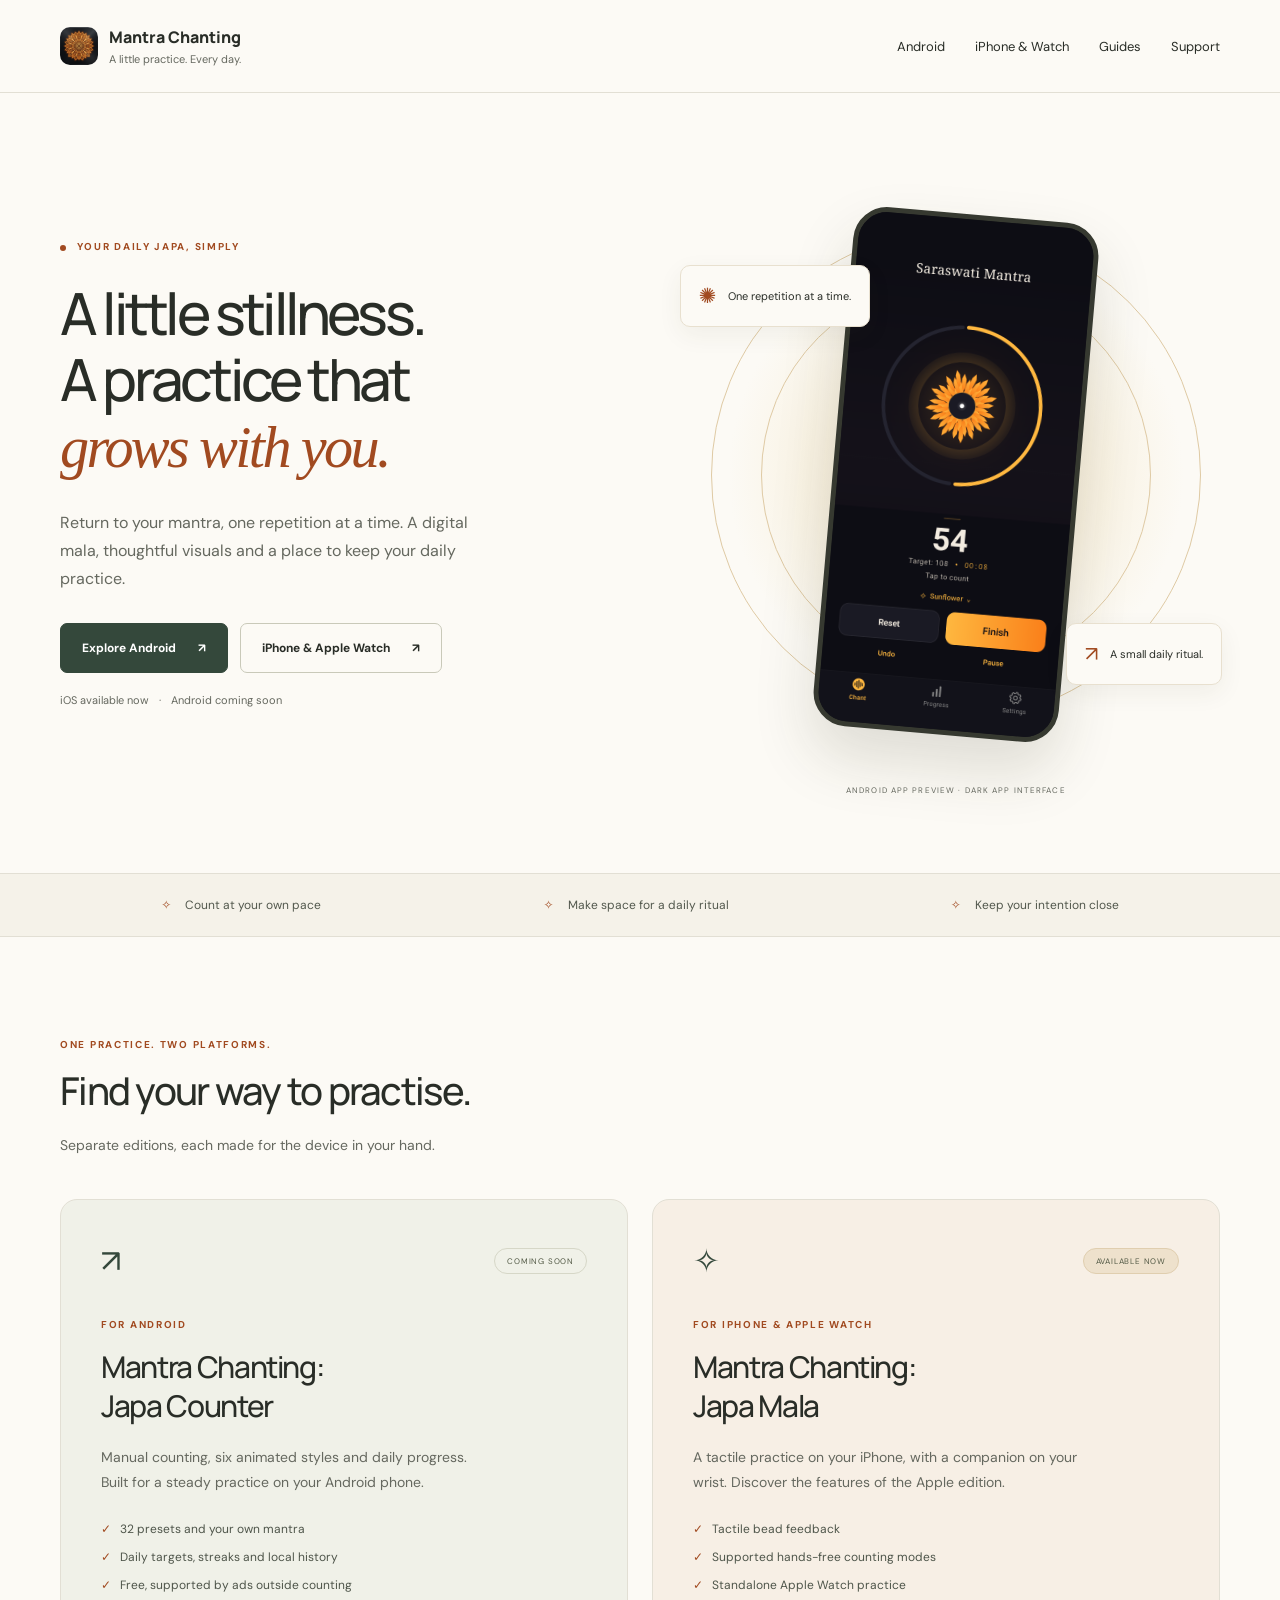
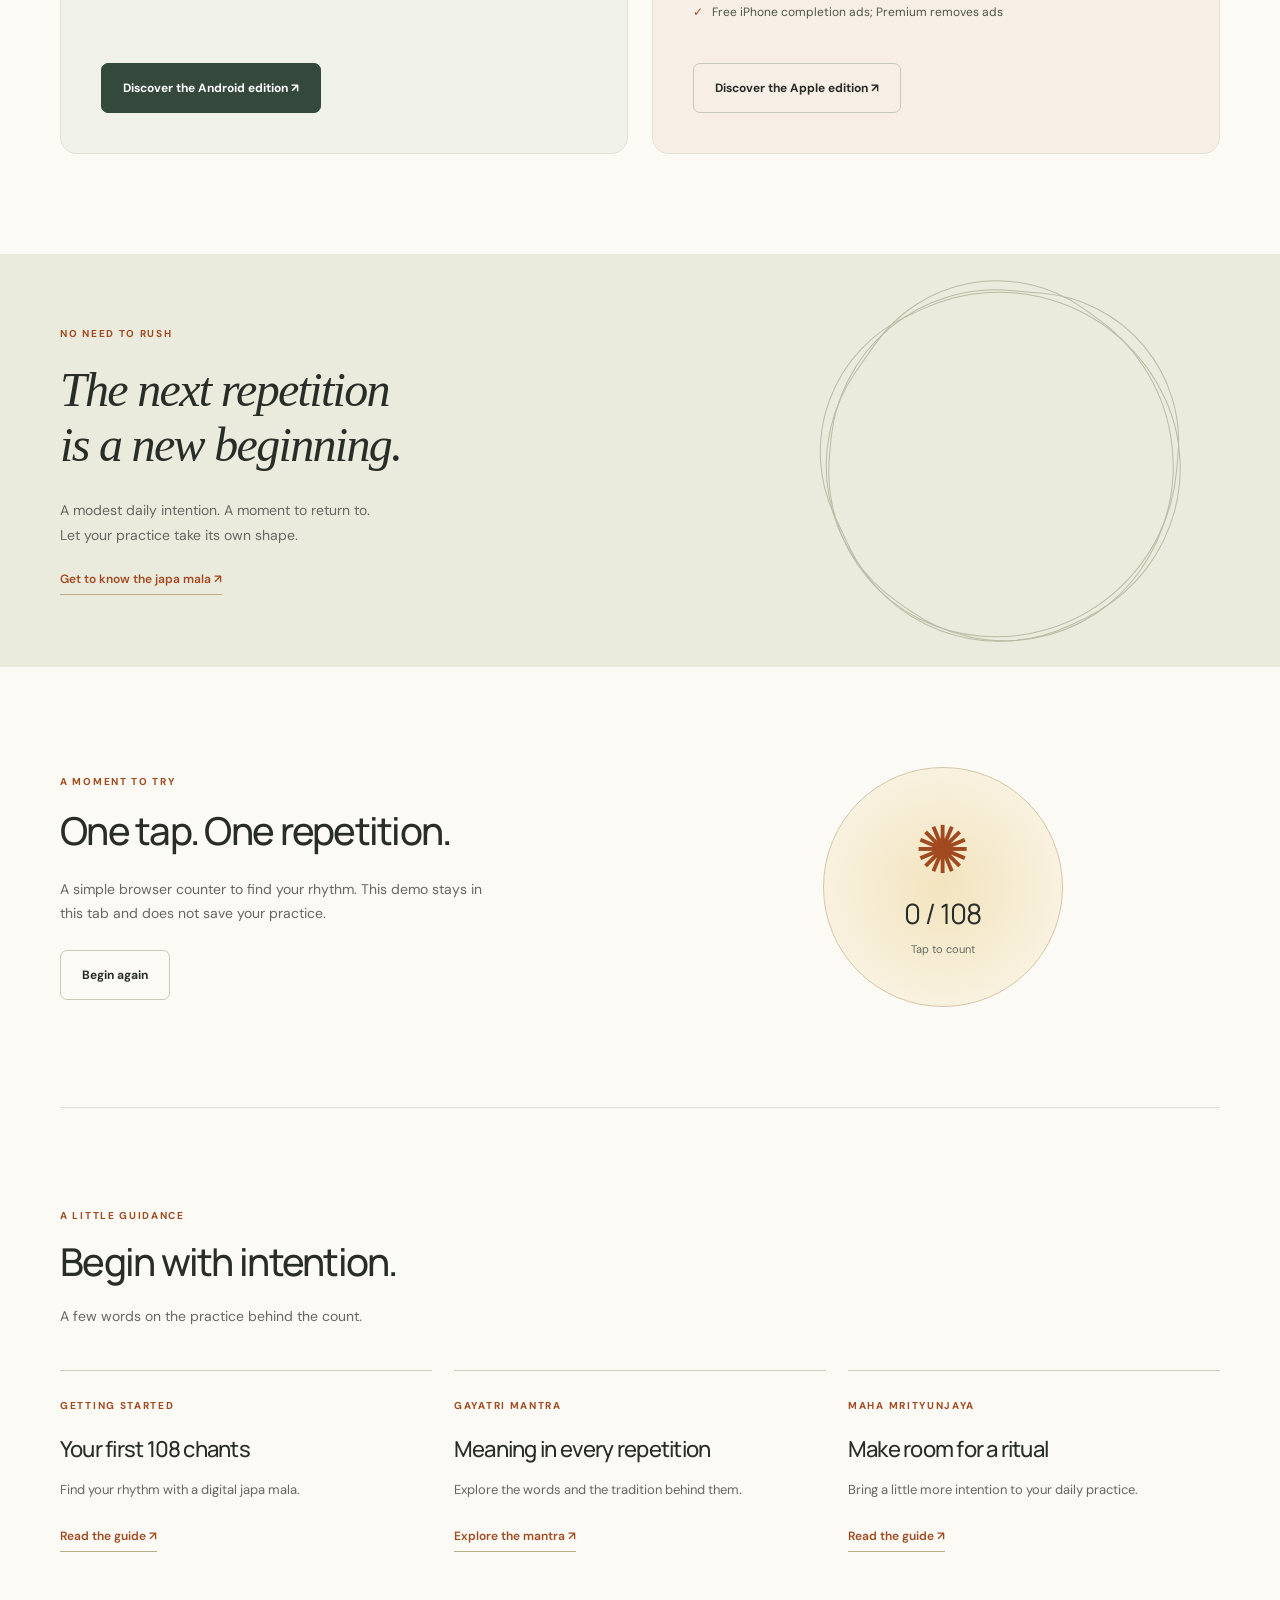
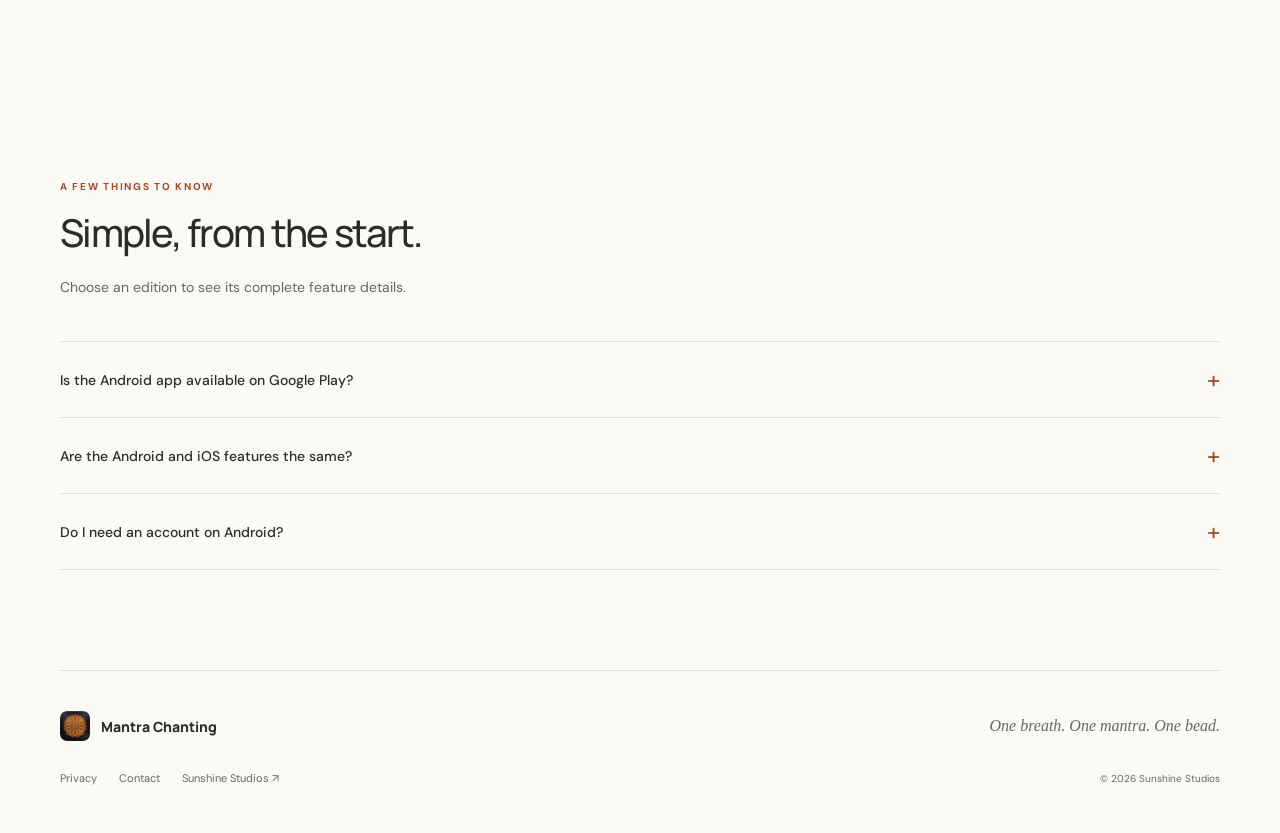
<file: index.html>
<!doctype html><html lang="en"><head><meta charset="utf-8"><meta name="viewport" content="width=device-width, initial-scale=1"><meta name="color-scheme" content="light"><title>Mantra Chanting — A daily practice, on Android & iOS</title><meta name="description" content="A digital japa mala for your daily practice. Explore the upcoming Android Japa Counter and the available iPhone and Apple Watch edition."><meta name="author" content="themansigoel@gmail.com"><meta name="p:domain_verify" content="b6d16b6ae4ff59e33f4691bc04bf511b"><link rel="canonical" href="https://themansigoel.github.io/mantra-chanting-web/"><meta property="og:type" content="website"><meta property="og:title" content="Mantra Chanting — A daily practice, on Android & iOS"><meta property="og:description" content="A digital japa mala for your daily practice. Explore the upcoming Android Japa Counter and the available iPhone and Apple Watch edition."><meta property="og:url" content="https://themansigoel.github.io/mantra-chanting-web/"><meta property="og:image" content="https://themansigoel.github.io/mantra-chanting-web/assets/app_icon.png"><meta name="twitter:card" content="summary"><link rel="icon" href="assets/app_icon.png"><link rel="stylesheet" href="light.css?v=20261028"><link rel="preconnect" href="https://fonts.googleapis.com"><link rel="preconnect" href="https://fonts.gstatic.com" crossorigin><link href="https://fonts.googleapis.com/css2?family=DM+Sans:wght@400;500;600;700&amp;family=Manrope:wght@400;500;600;700;800&amp;display=swap" rel="stylesheet"><script type="application/ld+json">{"@context": "https://schema.org", "@type": "WebSite", "name": "Mantra Chanting", "url": "https://themansigoel.github.io/mantra-chanting-web/", "description": "Platform-specific information for Mantra Chanting on Android and iOS."}</script></head><body><a class="skip" href="#main-content">Skip to content</a><header class="header"><div class="wrap nav"><a class="brand" href="index.html"><img src="assets/app_icon.png" alt="" width="38" height="38"><span>Mantra Chanting<span class="brand-note">A little practice. Every day.</span></span></a><nav aria-label="Main navigation"><a href="android/">Android</a><a href="ios/">iPhone & Watch</a><a href="guides/">Guides</a><a href="contact.html">Support</a></nav></div></header><main id="main-content"><section class="wrap hero" id="preview-gallery"><div class="hero-copy"><p class="eyebrow"><span class="dot"></span> YOUR DAILY JAPA, SIMPLY</p><h1>A little stillness.<br>A practice that<br><em>grows with you.</em></h1><p class="lede">Return to your mantra, one repetition at a time. A digital mala, thoughtful visuals and a place to keep your daily practice.</p><div class="actions"><a class="button primary" href="android/">Explore Android <span>↗</span></a><a class="button secondary" href="ios/">iPhone & Apple Watch <span>↗</span></a></div><p class="quiet">iOS available now <span>·</span> Android coming soon</p></div><div class="hero-art"><div class="orbit orbit-one"></div><div class="orbit orbit-two"></div><span class="floating-note note-top"><span class="note-icon">✺</span> One repetition at a time.</span><div class="phone"><img class="" src="assets/android/01-practice.png" alt="Actual Android practice screen showing the Sunflower visual at 54 of 108 repetitions" loading="eager" decoding="async" width="1080" height="2340"></div><span class="floating-note note-bottom"><span class="note-icon">↗</span> A small daily ritual.</span><span class="image-label">ANDROID APP PREVIEW · DARK APP INTERFACE</span></div></section><section class="principles" id="updates"><div class="wrap"><span>Count at your own pace</span><span>Make space for a daily ritual</span><span>Keep your intention close</span></div></section><section class="wrap section" id="platforms"><span id="features"></span><span id="comparison"></span><div class="section-head"><p class="eyebrow">ONE PRACTICE. TWO PLATFORMS.</p><h2>Find your way to practise.</h2><p>Separate editions, each made for the device in your hand.</p></div><div class="platform-grid"><article class="platform android" id="android"><div class="platform-heading"><span class="platform-icon" aria-hidden="true">↗</span><span class="status">COMING SOON</span></div><p class="eyebrow">FOR ANDROID</p><h3>Mantra Chanting:<br>Japa Counter</h3><p>Manual counting, six animated styles and daily progress. Built for a steady practice on your Android phone.</p><ul><li>32 presets and your own mantra</li><li>Daily targets, streaks and local history</li><li>Free, supported by ads outside counting</li></ul><a class="button primary" href="android/">Discover the Android edition ↗</a></article><article class="platform ios" id="watch"><div class="platform-heading"><span class="platform-icon" aria-hidden="true">✧</span><span class="status available">AVAILABLE NOW</span></div><p class="eyebrow">FOR IPHONE & APPLE WATCH</p><h3>Mantra Chanting:<br>Japa Mala</h3><p>A tactile practice on your iPhone, with a companion on your wrist. Discover the features of the Apple edition.</p><ul><li>Tactile bead feedback</li><li>Supported hands-free counting modes</li><li>Standalone Apple Watch practice</li><li>Free iPhone completion ads; Premium removes ads</li></ul><a class="button secondary" href="ios/">Discover the Apple edition ↗</a></article></div></section><section class="ritual"><div class="wrap ritual-inner"><p class="eyebrow">NO NEED TO RUSH</p><h2>The next repetition<br>is a new beginning.</h2><p>A modest daily intention. A moment to return to.<br>Let your practice take its own shape.</p><a class="text-link" href="guides/how-to-use-japa-mala-counter.html">Get to know the japa mala ↗</a></div><div class="petal-art" aria-hidden="true"></div></section><section class="wrap section demo" id="interactive-demo"><div><p class="eyebrow">A MOMENT TO TRY</p><h2>One tap. One repetition.</h2><p>A simple browser counter to find your rhythm. This demo stays in this tab and does not save your practice.</p><button type="button" class="button secondary" id="demo-reset">Begin again</button></div><button type="button" class="demo-count" id="demo-count" aria-label="Count one repetition"><span class="demo-flower" aria-hidden="true">✺</span><span id="demo-value" aria-live="polite" aria-atomic="true">0 / 108</span><span id="demo-hint">Tap to count</span></button></section><section class="wrap section" id="guides"><div class="section-head"><p class="eyebrow">A LITTLE GUIDANCE</p><h2>Begin with intention.</h2><p>A few words on the practice behind the count.</p></div><div class="guide-grid"><a href="guides/how-to-use-japa-mala-counter.html"><span class="eyebrow">GETTING STARTED</span><h3>Your first 108 chants</h3><p>Find your rhythm with a digital japa mala.</p><span class="text-link">Read the guide ↗</span></a><a href="guides/gayatri-mantra-108-times.html"><span class="eyebrow">GAYATRI MANTRA</span><h3>Meaning in every repetition</h3><p>Explore the words and the tradition behind them.</p><span class="text-link">Explore the mantra ↗</span></a><a href="guides/maha-mrityunjaya-mantra-benefits.html"><span class="eyebrow">MAHA MRITYUNJAYA</span><h3>Make room for a ritual</h3><p>Bring a little more intention to your daily practice.</p><span class="text-link">Read the guide ↗</span></a></div></section><section class="wrap section" id="faq"><div class="section-head"><p class="eyebrow">A FEW THINGS TO KNOW</p><h2>Simple, from the start.</h2><p>Choose an edition to see its complete feature details.</p></div><div class="faq"><details><summary>Is the Android app available on Google Play?</summary><p>Not publicly yet. The Android edition is in testing. We will add the public Google Play link here when it launches.</p></details><details><summary>Are the Android and iOS features the same?</summary><p>Each edition has its own features. Android currently focuses on manual counting, six visual styles and local practice history. Apple Watch and speech features belong to the Apple edition.</p></details><details><summary>Do I need an account on Android?</summary><p>No account is required. Core counting and practice history work offline. Ads, remote notifications and analytics use internet services; see our platform-specific privacy information.</p></details></div></section></main><footer class="footer wrap"><a class="brand" href="index.html"><img src="assets/app_icon.png" alt="" width="32" height="32"><span>Mantra Chanting</span></a><p>One breath. One mantra. One bead.</p><div><a href="privacy.html">Privacy</a><a href="contact.html">Contact</a><a href="https://themansigoel.github.io/">Sunshine Studios ↗</a></div><small>© 2026 Sunshine Studios</small></footer><script src="light.js" defer></script></body></html>
</file>
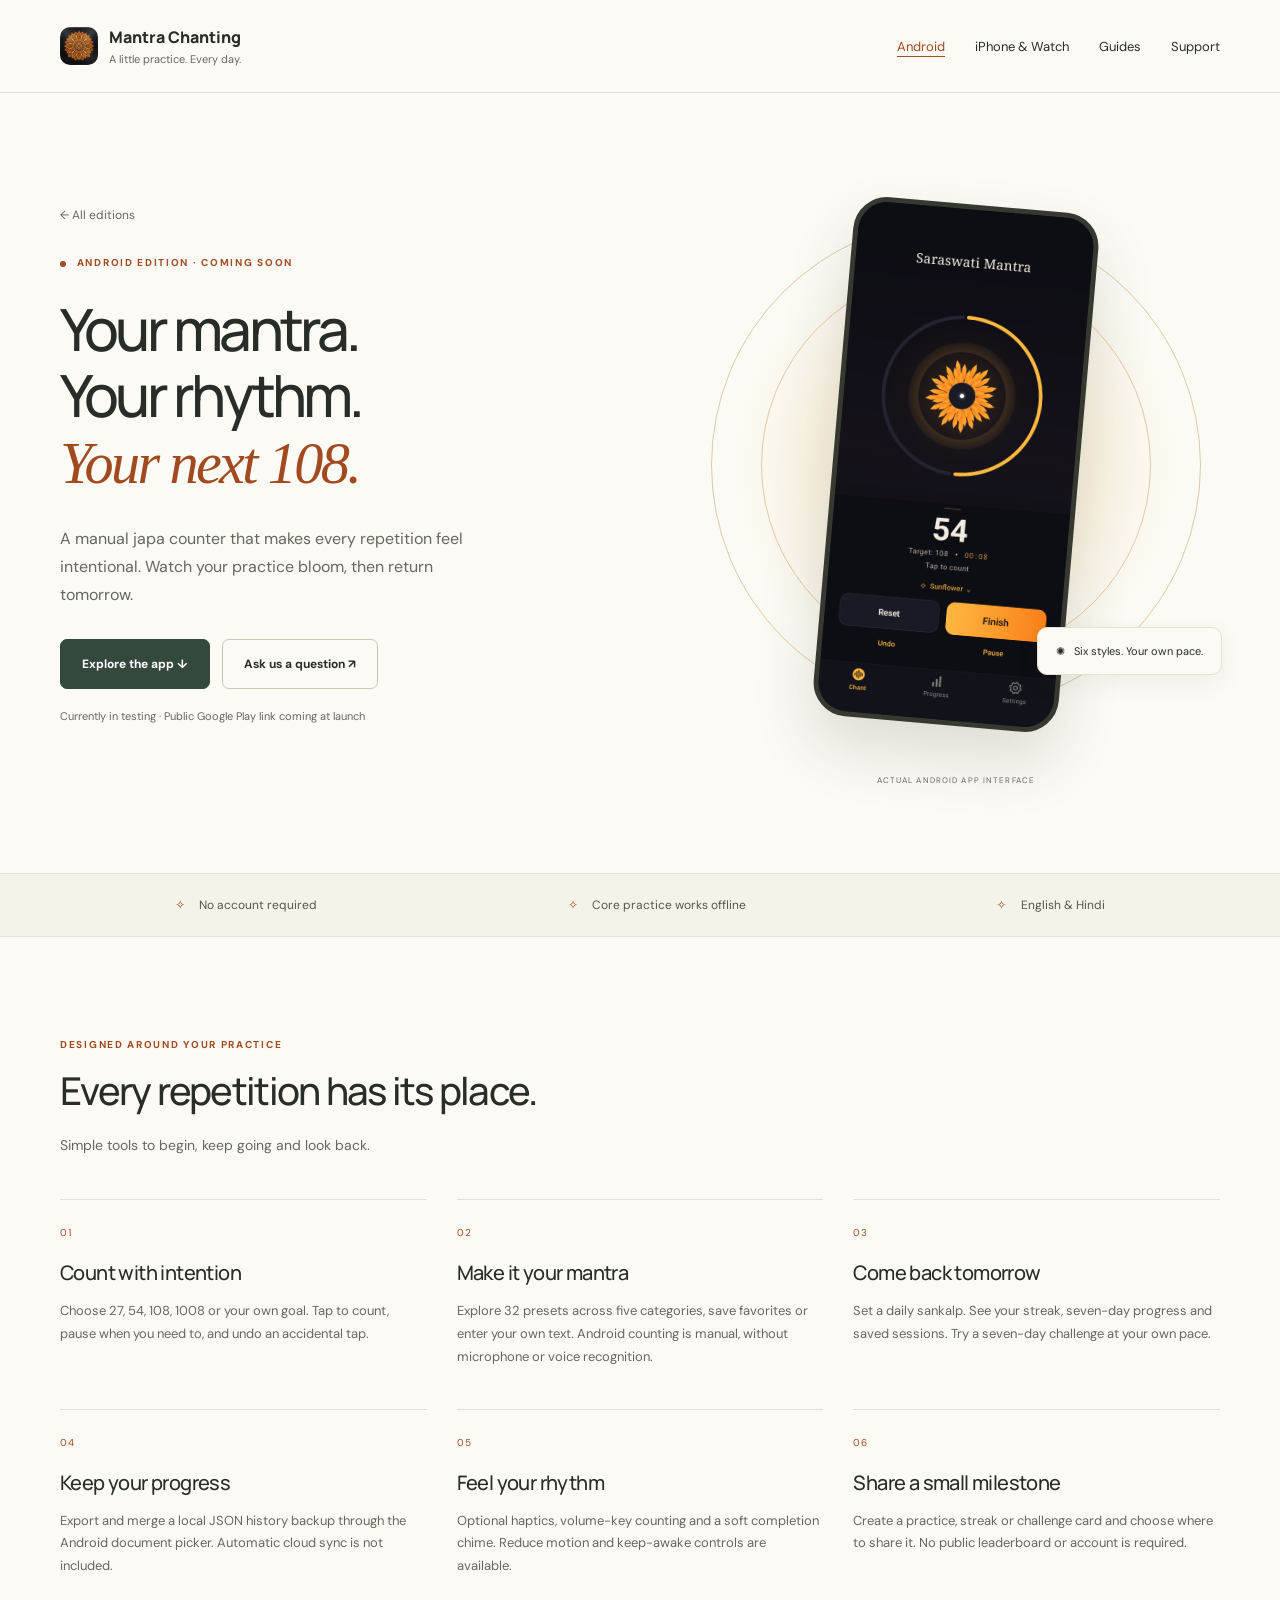
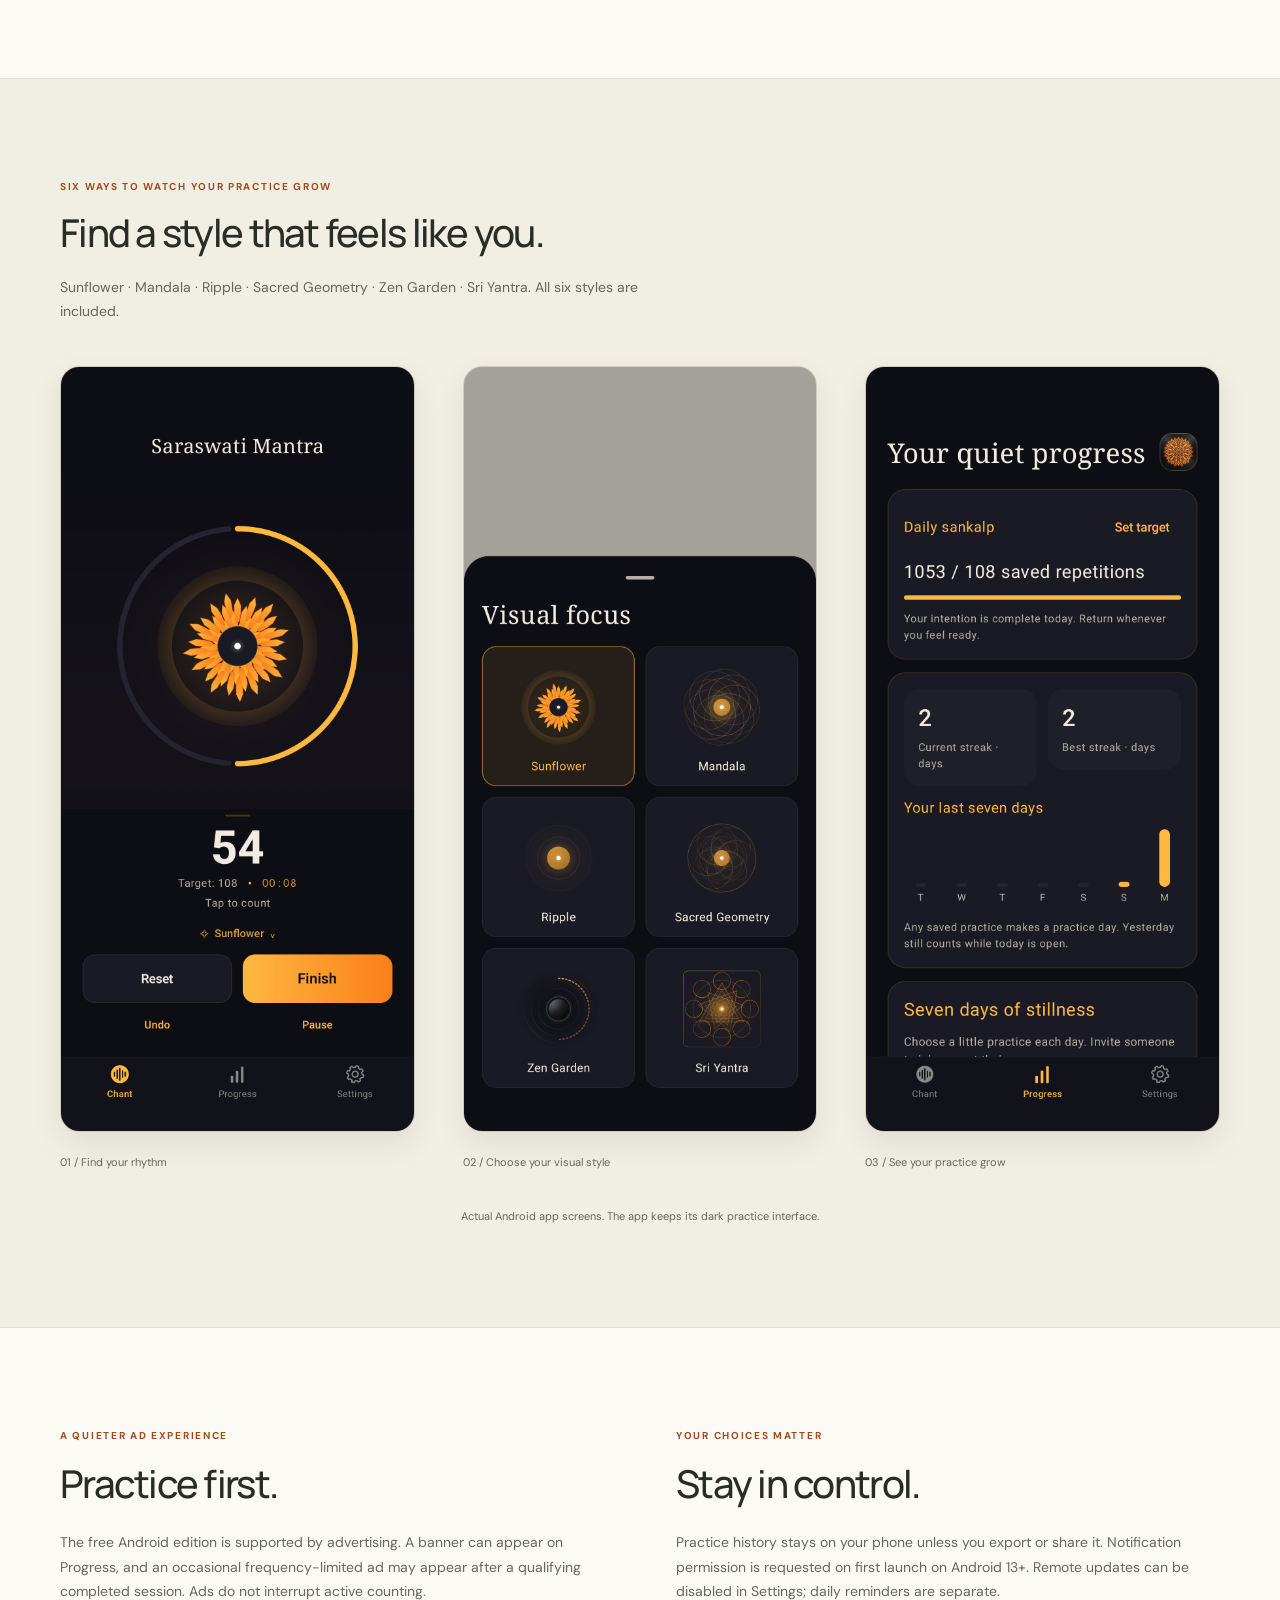
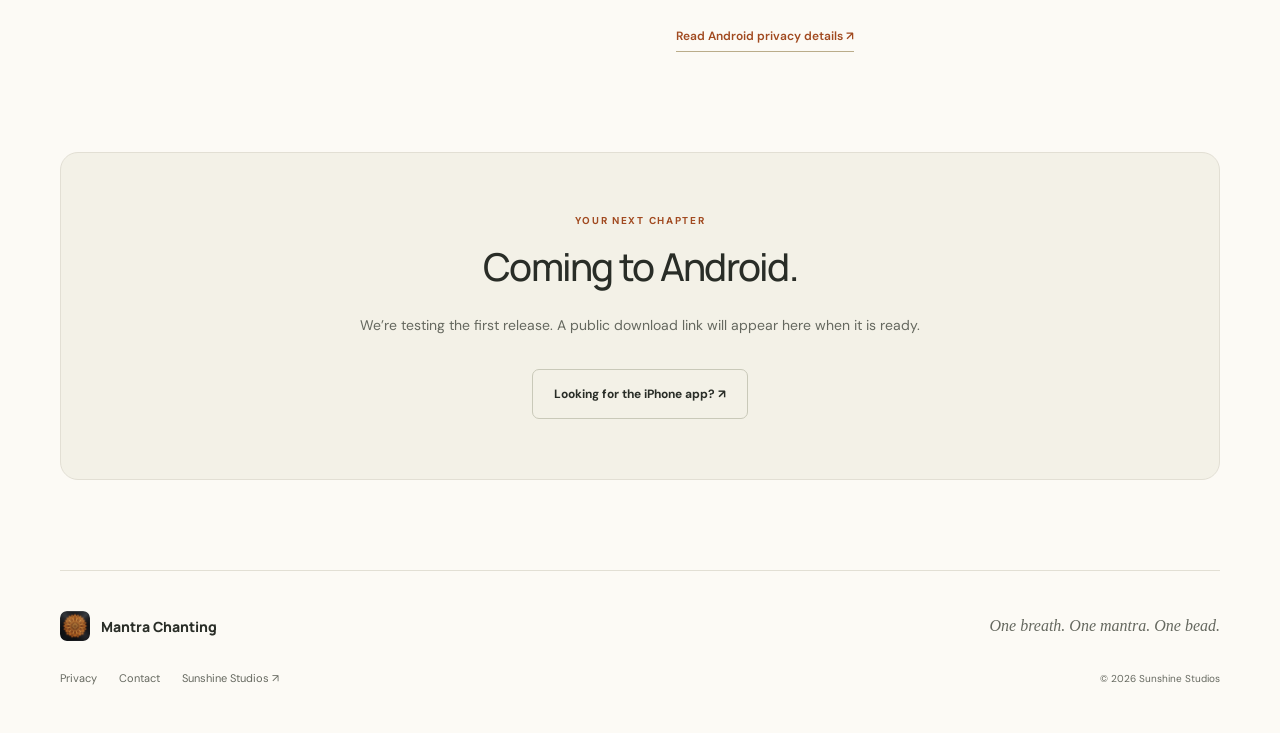
<file: android/index.html>
<!doctype html><html lang="en"><head><meta charset="utf-8"><meta name="viewport" content="width=device-width, initial-scale=1"><meta name="color-scheme" content="light"><title>Mantra Chanting for Android — Japa Counter, coming soon</title><meta name="description" content="Explore the Android Mantra Chanting app: manual japa counting, six animated styles, daily goals and local history. Coming soon to Google Play."><meta name="author" content="themansigoel@gmail.com"><meta name="p:domain_verify" content="b6d16b6ae4ff59e33f4691bc04bf511b"><link rel="canonical" href="https://themansigoel.github.io/mantra-chanting-web/android/"><meta property="og:type" content="website"><meta property="og:title" content="Mantra Chanting for Android — Japa Counter, coming soon"><meta property="og:description" content="Explore the Android Mantra Chanting app: manual japa counting, six animated styles, daily goals and local history. Coming soon to Google Play."><meta property="og:url" content="https://themansigoel.github.io/mantra-chanting-web/android/"><meta property="og:image" content="https://themansigoel.github.io/mantra-chanting-web/assets/app_icon.png"><meta name="twitter:card" content="summary"><link rel="icon" href="../assets/app_icon.png"><link rel="stylesheet" href="../light.css?v=20261028"><link rel="preconnect" href="https://fonts.googleapis.com"><link rel="preconnect" href="https://fonts.gstatic.com" crossorigin><link href="https://fonts.googleapis.com/css2?family=DM+Sans:wght@400;500;600;700&amp;family=Manrope:wght@400;500;600;700;800&amp;display=swap" rel="stylesheet"></head><body><a class="skip" href="#main-content">Skip to content</a><header class="header"><div class="wrap nav"><a class="brand" href="../index.html"><img src="../assets/app_icon.png" alt="" width="38" height="38"><span>Mantra Chanting<span class="brand-note">A little practice. Every day.</span></span></a><nav aria-label="Main navigation"><a href="../android/" aria-current="page">Android</a><a href="../ios/">iPhone & Watch</a><a href="../guides/">Guides</a><a href="../contact.html">Support</a></nav></div></header><main id="main-content"><section class="wrap hero edition-hero"><div class="hero-copy"><a class="back" href="../">← All editions</a><p class="eyebrow"><span class="dot"></span> ANDROID EDITION · COMING SOON</p><h1>Your mantra.<br>Your rhythm.<br><em>Your next 108.</em></h1><p class="lede">A manual japa counter that makes every repetition feel intentional. Watch your practice bloom, then return tomorrow.</p><div class="actions"><a class="button primary" href="#preview">Explore the app ↓</a><a class="button secondary" href="../contact.html">Ask us a question ↗</a></div><p class="quiet">Currently in testing · Public Google Play link coming at launch</p></div><div class="hero-art"><div class="orbit orbit-one"></div><div class="orbit orbit-two"></div><div class="phone"><img class="" src="../assets/android/01-practice.png" alt="Actual Android Japa Counter practice screen" loading="eager" decoding="async" width="1080" height="2340"></div><span class="floating-note note-bottom">✺ &nbsp; Six styles. Your own pace.</span><span class="image-label">ACTUAL ANDROID APP INTERFACE</span></div></section><section class="principles"><div class="wrap"><span>No account required</span><span>Core practice works offline</span><span>English & Hindi</span></div></section><section class="wrap section" id="features"><div class="section-head"><p class="eyebrow">DESIGNED AROUND YOUR PRACTICE</p><h2>Every repetition has its place.</h2><p>Simple tools to begin, keep going and look back.</p></div><div class="feature-grid"><article class="feature"><span class="feature-index">01</span><h3>Count with intention</h3><p>Choose 27, 54, 108, 1008 or your own goal. Tap to count, pause when you need to, and undo an accidental tap.</p></article><article class="feature"><span class="feature-index">02</span><h3>Make it your mantra</h3><p>Explore 32 presets across five categories, save favorites or enter your own text. Android counting is manual, without microphone or voice recognition.</p></article><article class="feature"><span class="feature-index">03</span><h3>Come back tomorrow</h3><p>Set a daily sankalp. See your streak, seven-day progress and saved sessions. Try a seven-day challenge at your own pace.</p></article><article class="feature"><span class="feature-index">04</span><h3>Keep your progress</h3><p>Export and merge a local JSON history backup through the Android document picker. Automatic cloud sync is not included.</p></article><article class="feature"><span class="feature-index">05</span><h3>Feel your rhythm</h3><p>Optional haptics, volume-key counting and a soft completion chime. Reduce motion and keep-awake controls are available.</p></article><article class="feature"><span class="feature-index">06</span><h3>Share a small milestone</h3><p>Create a practice, streak or challenge card and choose where to share it. No public leaderboard or account is required.</p></article></div></section><section class="soft-section" id="preview"><div class="wrap section"><div class="section-head"><p class="eyebrow">SIX WAYS TO WATCH YOUR PRACTICE GROW</p><h2>Find a style that feels like you.</h2><p>Sunflower · Mandala · Ripple · Sacred Geometry · Zen Garden · Sri Yantra. All six styles are included.</p></div><div class="screenshot-grid"><figure><img class="" src="../assets/android/01-practice.png" alt="Android manual counter with Sunflower" loading="lazy" decoding="async" width="1080" height="2340"><figcaption>01 / Find your rhythm</figcaption></figure><figure><img class="" src="../assets/android/02-styles.png" alt="Android picker showing selectable practice styles" loading="lazy" decoding="async" width="1080" height="2340"><figcaption>02 / Choose your visual style</figcaption></figure><figure><img class="" src="../assets/android/03-progress.png" alt="Android progress screen with daily practice statistics" loading="lazy" decoding="async" width="1080" height="2340"><figcaption>03 / See your practice grow</figcaption></figure></div><p class="quiet center">Actual Android app screens. The app keeps its dark practice interface.</p></div></section><section class="wrap section"><div class="notice-grid"><article><p class="eyebrow">A QUIETER AD EXPERIENCE</p><h2>Practice first.</h2><p>The free Android edition is supported by advertising. A banner can appear on Progress, and an occasional frequency-limited ad may appear after a qualifying completed session. Ads do not interrupt active counting.</p></article><article><p class="eyebrow">YOUR CHOICES MATTER</p><h2>Stay in control.</h2><p>Practice history stays on your phone unless you export or share it. Notification permission is requested on first launch on Android 13+. Remote updates can be disabled in Settings; daily reminders are separate.</p><a class="text-link" href="../privacy.html#android">Read Android privacy details ↗</a></article></div></section><section class="endcap wrap"><p class="eyebrow">YOUR NEXT CHAPTER</p><h2>Coming to Android.</h2><p>We’re testing the first release. A public download link will appear here when it is ready.</p><a class="button secondary" href="../ios/">Looking for the iPhone app? ↗</a></section></main><footer class="footer wrap"><a class="brand" href="../index.html"><img src="../assets/app_icon.png" alt="" width="32" height="32"><span>Mantra Chanting</span></a><p>One breath. One mantra. One bead.</p><div><a href="../privacy.html">Privacy</a><a href="../contact.html">Contact</a><a href="https://themansigoel.github.io/">Sunshine Studios ↗</a></div><small>© 2026 Sunshine Studios</small></footer><script src="../light.js" defer></script></body></html>
</file>
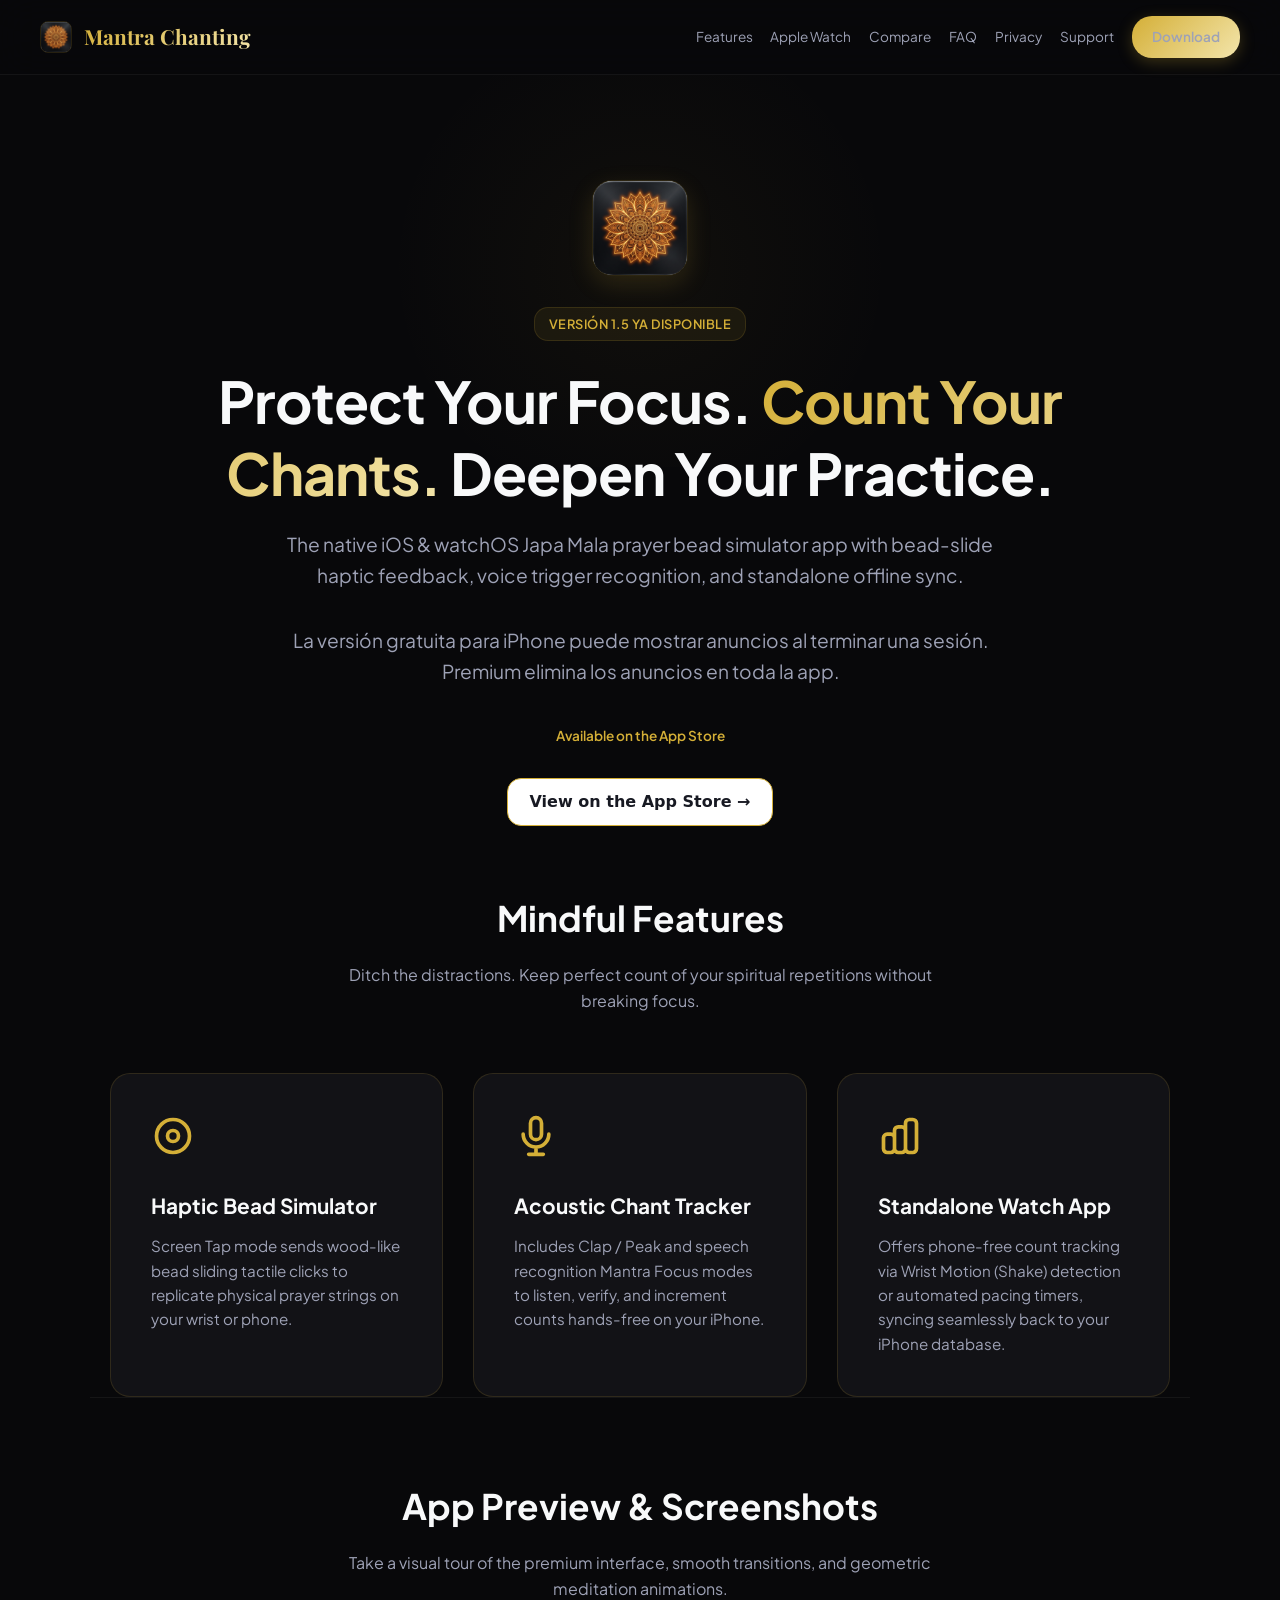
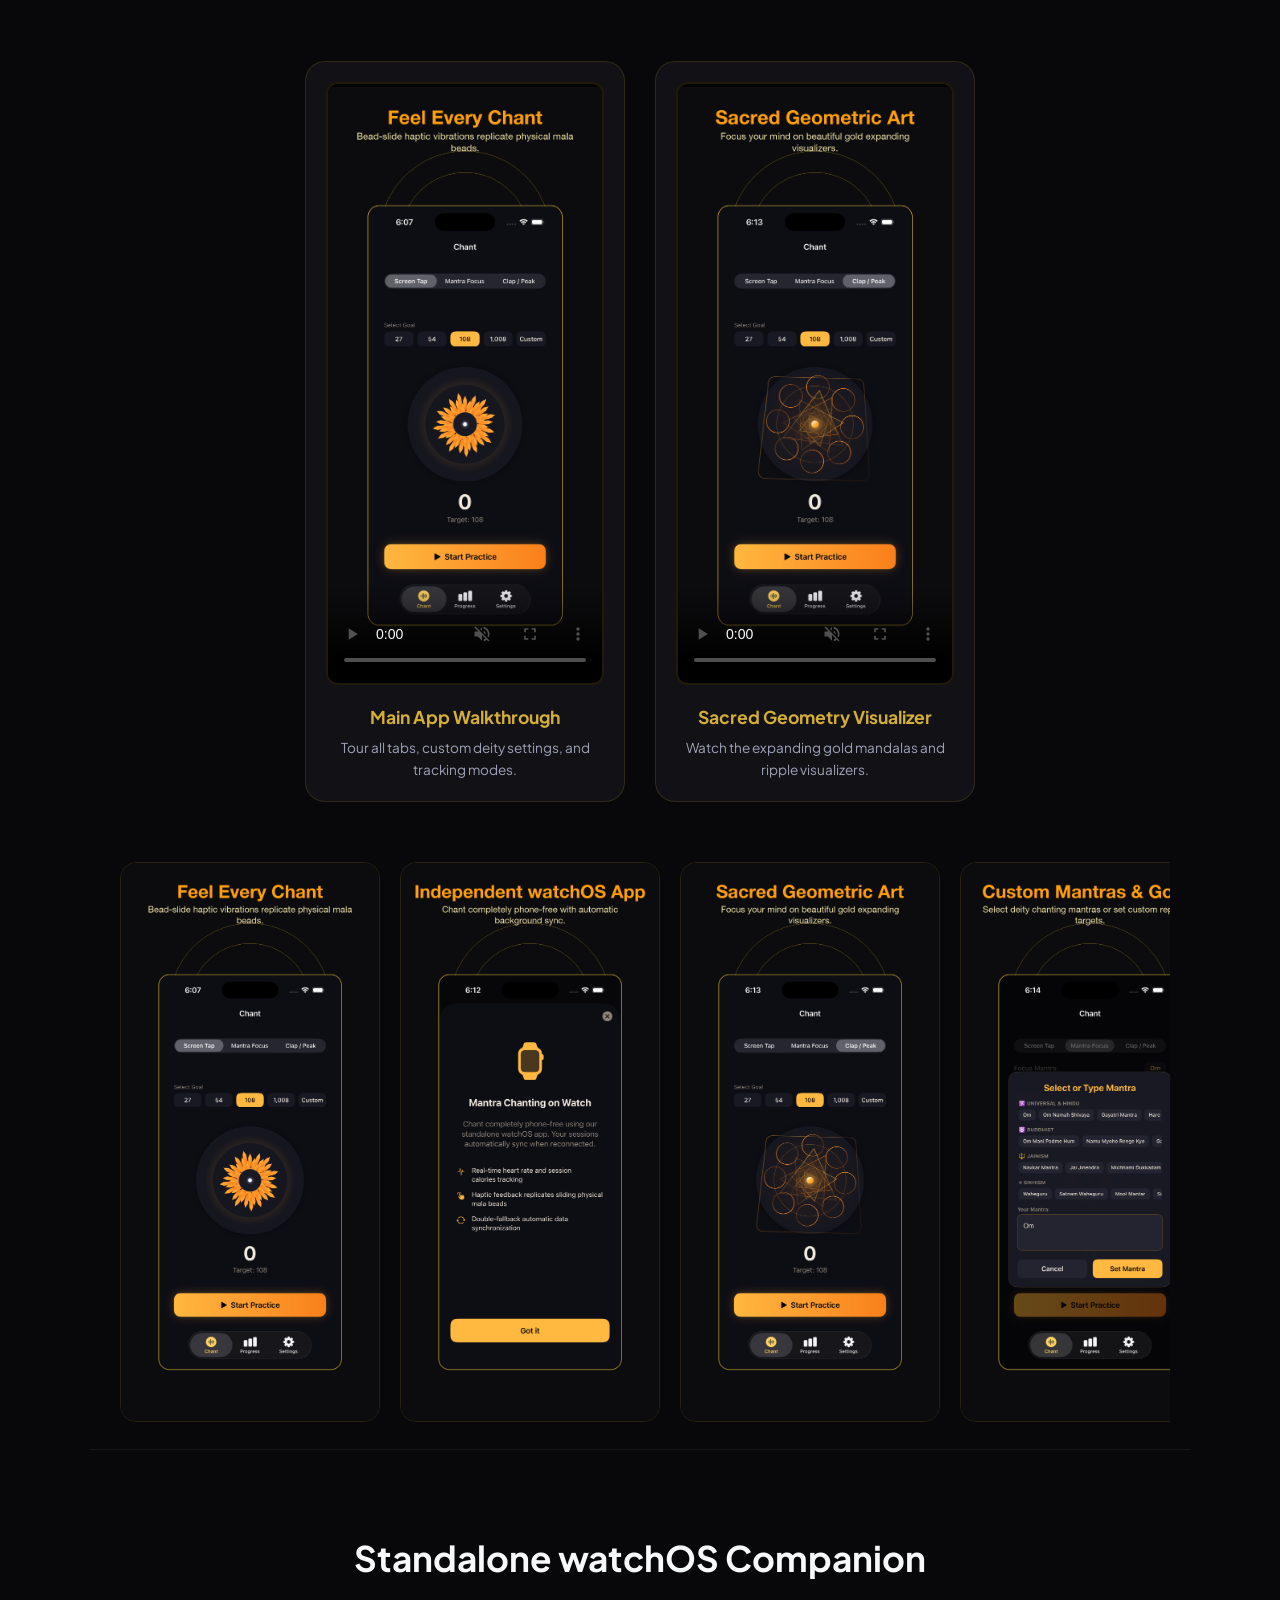
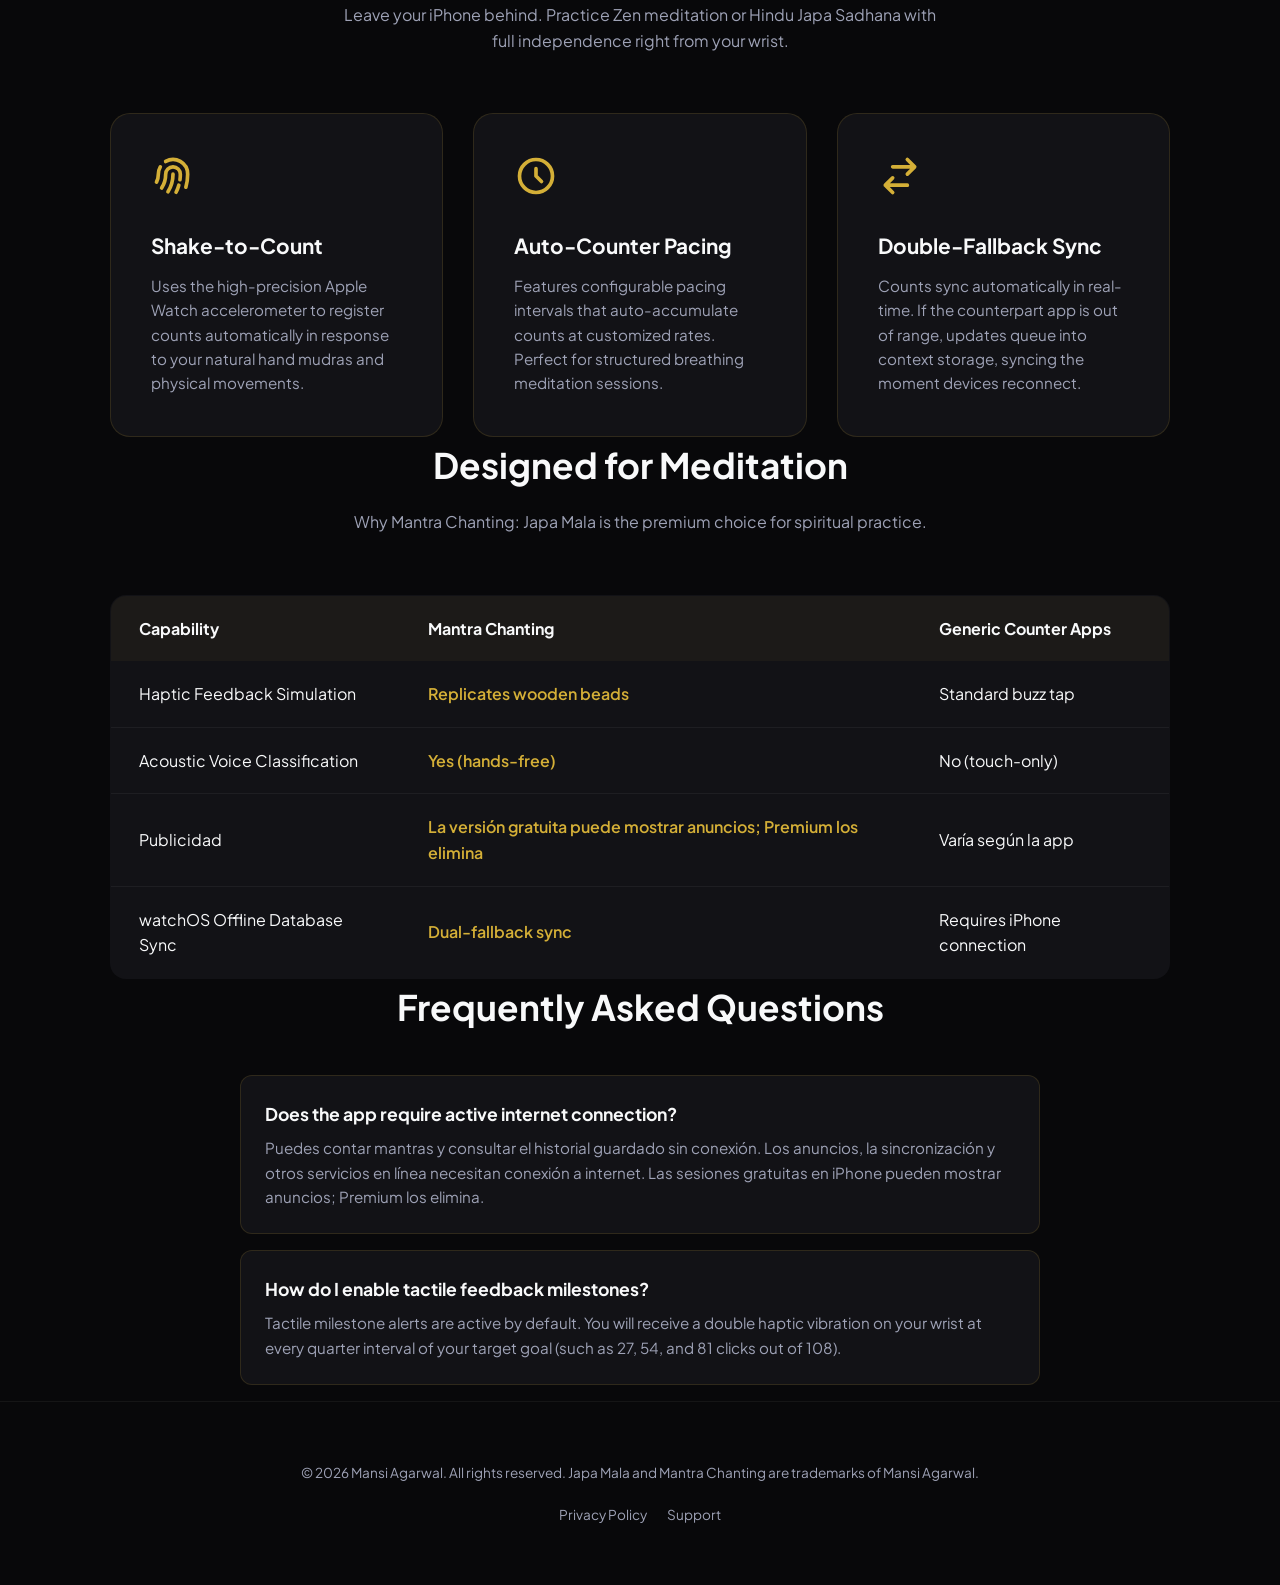
<file: es/index.html>
<!DOCTYPE html>

<html lang="es">
<head>
<meta content="themansigoel@gmail.com" name="author"/>
<meta charset="utf-8"/>
<meta content="width=device-width, initial-scale=1.0" name="viewport"/>
<meta content="app-id=6791468380" name="apple-itunes-app"/>
<!-- Search Engine Optimization (SEO) -->
<title>Rosario Digital - Japa Mala: Contador de Cuentas de Oración y Meditación</title>
<meta content="Rosario Digital y Japa Mala para Apple Watch y iPhone. Contador de cuentas con vibración háptica realista, detección de voz y 100% libre de anuncios." name="description"/>
<link href="https://themansigoel.github.io/mantra-chanting-web/es/" rel="canonical"/>
<!-- Multi-locale Indexing Tags (GEO/SEO) -->
<link href="https://themansigoel.github.io/mantra-chanting-web/" hreflang="x-default" rel="alternate"/>
<link href="https://themansigoel.github.io/mantra-chanting-web/" hreflang="en" rel="alternate"/>
<link href="https://themansigoel.github.io/mantra-chanting-web/hi/" hreflang="hi" rel="alternate"/>
<link href="https://themansigoel.github.io/mantra-chanting-web/es/" hreflang="es" rel="alternate"/>
<link href="https://themansigoel.github.io/mantra-chanting-web/pt/" hreflang="pt" rel="alternate"/>
<link href="https://themansigoel.github.io/mantra-chanting-web/ja/" hreflang="ja" rel="alternate"/>
<!-- Open Graph / Facebook -->
<meta content="website" property="og:type"/>
<meta content="https://themansigoel.github.io/mantra-chanting-web" property="og:url"/>
<meta content="Mantra Chanting: Japa Mala — Chant Counter &amp; Meditation App" property="og:title"/>
<meta content="Rosario Digital y Japa Mala para Apple Watch y iPhone. Contador de cuentas con vibración háptica realista y detección por voz." property="og:description"/>
<meta content="https://themansigoel.github.io/mantra-chanting-web/assets/app_icon.png" property="og:image"/>
<!-- Twitter -->
<meta content="summary_large_image" property="twitter:card"/>
<meta content="https://themansigoel.github.io/mantra-chanting-web" property="twitter:url"/>
<meta content="Mantra Chanting: Japa Mala — Chant Counter &amp; Meditation App" property="twitter:title"/>
<meta content="Rosario Digital y Japa Mala para Apple Watch y iPhone. Contador de cuentas con vibración háptica realista y detección por voz." property="twitter:description"/>
<meta content="https://themansigoel.github.io/mantra-chanting-web/assets/app_icon.png" property="twitter:image"/>
<!-- Styles -->
<link href="../style.css" rel="stylesheet"/>
<!-- Fonts -->
<link href="https://fonts.googleapis.com" rel="preconnect"/>
<link crossorigin="" href="https://fonts.gstatic.com" rel="preconnect"/>
<link href="https://fonts.googleapis.com/css2?family=Playfair+Display:ital,wght@0,600;1,400&amp;family=Plus+Jakarta+Sans:wght@300;400;500;600;700;800&amp;display=swap" rel="stylesheet"/>
<!-- JSON-LD Structured Data for SEO / GEO / AEO -->
<script type="application/ld+json">{
  "@context": "https://schema.org",
  "@type": "SoftwareApplication",
  "name": "Mantra Chanting: Japa Mala",
  "inLanguage": "es",
  "operatingSystem": "iOS 16 or later, watchOS 9 or later",
  "applicationCategory": "HealthApplication",
  "softwareVersion": "1.5",
  "dateModified": "2026-09-01",
  "offers": {
    "@type": "Offer",
    "price": "0.00",
    "priceCurrency": "USD"
  },
  "description": "Rosario Digital y Contador de Cuentas Japa Mala para iPhone y Apple Watch con hápticos realistas y conteo por voz manos libres.",
  "featureList": [
    "Tacto Háptico Realista: Siente la vibración de cada cuenta física en iPhone y Apple Watch",
    "Conteo por Voz Manos Libres: Reconocimiento inteligente de mantras y oraciones sin tocar la pantalla",
    "Tarjeta de Enfoque Sagrada: Tarjeta dorada luminosa para guiar la meditación",
    "App Autónoma para Apple Watch: Práctica completamente independiente del teléfono",
    "100% Privado y Sin Anuncios: Sin publicidad ni recopilación de datos"
  ],
  "downloadUrl": "https://apps.apple.com/app/mantra-chanting-japa-mala/id6791468380",
  "author": {
    "@type": "Organization",
    "name": "Sunshine Studios",
    "email": "themansigoel@gmail.com",
    "url": "https://themansigoel.github.io/"
  }
}</script>
<script type="application/ld+json">{
  "@context": "https://schema.org",
  "@type": "FAQPage",
  "mainEntity": [
    {
      "@type": "Question",
      "name": "Does the app require active internet connection?",
      "acceptedAnswer": {
        "@type": "Answer",
        "text": "Puedes contar mantras y consultar el historial guardado sin conexión. Los anuncios, la sincronización y otros servicios en línea necesitan conexión a internet. Las sesiones gratuitas en iPhone pueden mostrar anuncios; Premium los elimina."
      }
    },
    {
      "@type": "Question",
      "name": "How do I enable tactile feedback milestones?",
      "acceptedAnswer": {
        "@type": "Answer",
        "text": "Tactile milestone alerts are active by default. You will receive a double haptic vibration on your wrist at every quarter interval of your target goal (such as 27, 54, and 81 clicks out of 108)."
      }
    }
  ]
}</script>
<link href="../site-polish.css" rel="stylesheet"/></head>
<body><a class="studio-skip" href="#main-content">Saltar al contenido</a>
<!-- Header Navigation -->
<header class="navbar">
<div class="nav-container">
<a class="logo-link" href="#">
<img alt="Mantra Chanting Logo" height="1024" src="../assets/app_icon.png" style="width: 32px; height: 32px; border-radius: 8px; border: 1px solid var(--border-color);" width="1024"/>
<span class="nav-brand">Mantra Chanting</span>
</a>
<details class="studio-menu" open=""><summary>Menú</summary><nav class="nav-links">
<a href="#features">Features</a>
<a href="#watch">Apple Watch</a>
<a href="#comparison">Compare</a>
<a href="#faq">FAQ</a>
<a href="../privacy.html">Privacy</a>
<a href="../contact.html">Support</a>
<a class="btn btn-primary" href="https://apps.apple.com/app/mantra-chanting-japa-mala/id6791468380" rel="noopener" target="_blank">Download</a>
</nav></details>
</div>
</header>
<!-- Main Content -->
<main id="main-content">
<!-- Hero Section -->
<section class="hero-section">
<div class="hero-bg-glow"></div>
<div class="container">
<img alt="Mantra Chanting App Icon" decoding="async" height="1024" loading="eager" src="../assets/app_icon.png" style="width: 96px; height: 96px; border-radius: 20px; border: 1px solid var(--border-color); margin-bottom: 24px; box-shadow: 0 8px 24px rgba(212, 175, 55, 0.15);" width="1024"/>
<br/>
<span class="badge">Versión 1.5 ya disponible</span>
<h1 class="hero-title">Protect Your Focus. <span class="highlight">Count Your Chants.</span> Deepen Your Practice.</h1>
<p class="hero-subtitle">The native iOS &amp; watchOS Japa Mala prayer bead simulator app with bead-slide haptic feedback, voice trigger recognition, and standalone offline sync.</p>
                <p class="hero-subtitle">La versión gratuita para iPhone puede mostrar anuncios al terminar una sesión. Premium elimina los anuncios en toda la app.</p>
<div style="margin-bottom: 30px;">
<span class="rating-badge">Available on the App Store</span>
</div>
<a class="download-badge studio-store-link" href="https://apps.apple.com/app/mantra-chanting-japa-mala/id6791468380" rel="noopener" target="_blank">View on the App Store →</a>
</div>
</section>
<!-- Features Section -->
<section class="container" id="features">
<h2 class="section-title">Mindful Features</h2>
<p class="section-subtitle">Ditch the distractions. Keep perfect count of your spiritual repetitions without breaking focus.</p>
<div class="feature-grid">
<div class="feature-card">
<svg class="feature-icon" fill="none" stroke="currentColor" viewbox="0 0 24 24">
<circle cx="12" cy="12" r="9" stroke-width="2"></circle>
<circle cx="12" cy="12" r="3" stroke-width="2"></circle>
</svg>
<h3>Haptic Bead Simulator</h3>
<p>Screen Tap mode sends wood-like bead sliding tactile clicks to replicate physical prayer strings on your wrist or phone.</p>
</div>
<div class="feature-card">
<svg class="feature-icon" fill="none" stroke="currentColor" viewbox="0 0 24 24">
<path d="M19 11a7 7 0 01-7 7m0 0a7 7 0 01-7-7m7 7v4m0 0H8m4 0h4m-4-8a3 3 0 01-3-3V5a3 3 0 116 0v6a3 3 0 01-3 3z" stroke-linecap="round" stroke-linejoin="round" stroke-width="2"></path>
</svg>
<h3>Acoustic Chant Tracker</h3>
<p>Includes Clap / Peak and speech recognition Mantra Focus modes to listen, verify, and increment counts hands-free on your iPhone.</p>
</div>
<div class="feature-card">
<svg class="feature-icon" fill="none" stroke="currentColor" viewbox="0 0 24 24">
<path d="M9 19v-6a2 2 0 00-2-2H5a2 2 0 00-2 2v6a2 2 0 002 2h2a2 2 0 002-2zm0 0V9a2 2 0 012-2h2a2 2 0 012 2v10m-6 0a2 2 0 002 2h2a2 2 0 002-2m0 0V5a2 2 0 012-2h2a2 2 0 012 2v14a2 2 0 01-2 2h-2a2 2 0 01-2-2z" stroke-linecap="round" stroke-linejoin="round" stroke-width="2"></path>
</svg>
<h3>Standalone Watch App</h3>
<p>Offers phone-free count tracking via Wrist Motion (Shake) detection or automated pacing timers, syncing seamlessly back to your iPhone database.</p>
</div>
</div>
</section>
<!-- Media Preview Section -->
<section class="container" id="preview-gallery" style="border-top: 1px solid rgba(255, 255, 255, 0.05); padding-top: 80px;">
<h2 class="section-title">App Preview &amp; Screenshots</h2>
<p class="section-subtitle">Take a visual tour of the premium interface, smooth transitions, and geometric meditation animations.</p>
<!-- Video Players -->
<div class="video-showcase" style="display: flex; gap: 30px; justify-content: center; margin-bottom: 60px; flex-wrap: wrap;">
<div class="video-card" style="flex: 1; min-width: 280px; max-width: 320px; text-align: center; background: var(--surface-color); border: 1px solid var(--border-color); padding: 20px; border-radius: 20px;">
<video controls="" height="auto" muted="" playsinline="" poster="../assets/screenshots/01_feel_every_chant.png" preload="auto" style="border-radius: 12px; border: 2px solid var(--border-color); aspect-ratio: 886 / 1920; background: #000;" width="100%">
<source src="../assets/app_preview_draft.mp4" type="video/mp4"/>
                        Your browser does not support the video tag.
                    </video>
<h4 style="margin-top: 12px; font-size: 1.1rem; color: var(--zen-gold-solid);">Main App Walkthrough</h4>
<p style="font-size: 0.85rem; color: var(--text-secondary); margin-top: 6px;">Tour all tabs, custom deity settings, and tracking modes.</p>
</div>
<div class="video-card" style="flex: 1; min-width: 280px; max-width: 320px; text-align: center; background: var(--surface-color); border: 1px solid var(--border-color); padding: 20px; border-radius: 20px;">
<video controls="" height="auto" muted="" playsinline="" poster="../assets/screenshots/03_sacred_geometry_art.png" preload="auto" style="border-radius: 12px; border: 2px solid var(--border-color); aspect-ratio: 886 / 1920; background: #000;" width="100%">
<source src="../assets/app_preview_animation.mp4" type="video/mp4"/>
                        Your browser does not support the video tag.
                    </video>
<h4 style="margin-top: 12px; font-size: 1.1rem; color: var(--zen-gold-solid);">Sacred Geometry Visualizer</h4>
<p style="font-size: 0.85rem; color: var(--text-secondary); margin-top: 6px;">Watch the expanding gold mandalas and ripple visualizers.</p>
</div>
</div>
<!-- Screenshots Scroll -->
<div class="screenshot-gallery-wrapper" style="overflow-x: auto; padding-bottom: 20px; margin-top: 40px; scrollbar-width: thin; scrollbar-color: var(--border-color) transparent;">
<div class="screenshot-track" style="display: flex; gap: 20px; width: max-content; padding: 0 10px;">
<div class="screenshot-item" style="width: 260px;">
<img alt="Feel Every Chant Screen" decoding="async" height="2778" loading="lazy" src="../assets/screenshots/01_feel_every_chant.png" style="width: 100%; border-radius: 16px; border: 1px solid var(--border-color);" width="1284"/>
</div>
<div class="screenshot-item" style="width: 260px;">
<img alt="Apple Watch App Screen" decoding="async" height="2778" loading="lazy" src="../assets/screenshots/02_watch_companion.png" style="width: 100%; border-radius: 16px; border: 1px solid var(--border-color);" width="1284"/>
</div>
<div class="screenshot-item" style="width: 260px;">
<img alt="Sacred Geometry Art Screen" decoding="async" height="2778" loading="lazy" src="../assets/screenshots/03_sacred_geometry_art.png" style="width: 100%; border-radius: 16px; border: 1px solid var(--border-color);" width="1284"/>
</div>
<div class="screenshot-item" style="width: 260px;">
<img alt="Custom Mantras Screen" decoding="async" height="2778" loading="lazy" src="../assets/screenshots/04_custom_mantras.png" style="width: 100%; border-radius: 16px; border: 1px solid var(--border-color);" width="1284"/>
</div>
<div class="screenshot-item" style="width: 260px;">
<img alt="Daily Progress Logs Screen" decoding="async" height="2778" loading="lazy" src="../assets/screenshots/05_daily_progress_logs.png" style="width: 100%; border-radius: 16px; border: 1px solid var(--border-color);" width="1284"/>
</div>
<div class="screenshot-item" style="width: 260px;">
<img alt="Sound &amp; Vocal Counting Screen" decoding="async" height="2778" loading="lazy" src="../assets/screenshots/06_sound_vocal_counting.png" style="width: 100%; border-radius: 16px; border: 1px solid var(--border-color);" width="1284"/>
</div>
<div class="screenshot-item" style="width: 260px;">
<img alt="Progress Insights Screen" decoding="async" height="2778" loading="lazy" src="../assets/screenshots/08_progress_insights.png" style="width: 100%; border-radius: 16px; border: 1px solid var(--border-color);" width="1284"/>
</div>
</div>
</div>
</section>
<!-- Apple Watch App Section -->
<section class="container" id="watch" style="border-top: 1px solid rgba(255, 255, 255, 0.05); padding-top: 80px;">
<h2 class="section-title">Standalone watchOS Companion</h2>
<p class="section-subtitle">Leave your iPhone behind. Practice Zen meditation or Hindu Japa Sadhana with full independence right from your wrist.</p>
<div class="feature-grid">
<div class="feature-card">
<svg class="feature-icon" fill="none" stroke="currentColor" viewbox="0 0 24 24">
<path d="M12 11c0 3.517-1.009 6.799-2.753 9.571m-3.44-2.04l.054-.09A13.916 13.916 0 008 11a4 4 0 118 0c0 1.017-.07 2.019-.203 3m-2.118 6.844A21.88 21.88 0 0015.171 17m3.839 1.132c.645-2.266.99-4.659.99-7.132A8 8 0 008 4.07M3 15.364c.64-1.319 1-2.8 1-4.364 0-1.457.39-2.823 1.07-4" stroke-linecap="round" stroke-linejoin="round" stroke-width="2"></path>
</svg>
<h3>Shake-to-Count</h3>
<p>Uses the high-precision Apple Watch accelerometer to register counts automatically in response to your natural hand mudras and physical movements.</p>
</div>
<div class="feature-card">
<svg class="feature-icon" fill="none" stroke="currentColor" viewbox="0 0 24 24">
<path d="M12 8v4l3 3m6-3a9 9 0 11-18 0 9 9 0 0118 0z" stroke-linecap="round" stroke-linejoin="round" stroke-width="2"></path>
</svg>
<h3>Auto-Counter Pacing</h3>
<p>Features configurable pacing intervals that auto-accumulate counts at customized rates. Perfect for structured breathing meditation sessions.</p>
</div>
<div class="feature-card">
<svg class="feature-icon" fill="none" stroke="currentColor" viewbox="0 0 24 24">
<path d="M8 7h12m0 0l-4-4m4 4l-4 4m0 6H4m0 0l4 4m-4-4l4-4" stroke-linecap="round" stroke-linejoin="round" stroke-width="2"></path>
</svg>
<h3>Double-Fallback Sync</h3>
<p>Counts sync automatically in real-time. If the counterpart app is out of range, updates queue into context storage, syncing the moment devices reconnect.</p>
</div>
</div>
</section>
<section class="container" id="comparison">
<h2 class="section-title">Designed for Meditation</h2>
<p class="section-subtitle">Why Mantra Chanting: Japa Mala is the premium choice for spiritual practice.</p>
<table class="comparison-table">
<thead>
<tr>
<th>Capability</th>
<th>Mantra Chanting</th>
<th>Generic Counter Apps</th>
</tr>
</thead>
<tbody>
<tr>
<td>Haptic Feedback Simulation</td>
<td class="premium-option">Replicates wooden beads</td>
<td>Standard buzz tap</td>
</tr>
<tr>
<td>Acoustic Voice Classification</td>
<td class="premium-option">Yes (hands-free)</td>
<td>No (touch-only)</td>
</tr>
<tr>
<td>Publicidad</td>
<td class="premium-option">La versión gratuita puede mostrar anuncios; Premium los elimina</td>
<td>Varía según la app</td>
</tr>
<tr>
<td>watchOS Offline Database Sync</td>
<td class="premium-option">Dual-fallback sync</td>
<td>Requires iPhone connection</td>
</tr>
</tbody>
</table>
</section>
<!-- FAQ Section -->
<section class="container" id="faq">
<h2 class="section-title">Frequently Asked Questions</h2>
<div class="faq-list">
<div class="faq-item">
<h3>Does the app require active internet connection?</h3>
<p>Puedes contar mantras y consultar el historial guardado sin conexión. Los anuncios, la sincronización y otros servicios en línea necesitan conexión a internet. Las sesiones gratuitas en iPhone pueden mostrar anuncios; Premium los elimina.</p>
</div>
<div class="faq-item">
<h3>How do I enable tactile feedback milestones?</h3>
<p>Tactile milestone alerts are active by default. You will receive a double haptic vibration on your wrist at every quarter interval of your target goal (such as 27, 54, and 81 clicks out of 108).</p>
</div>
</div>
</section>
</main>
<!-- Footer -->
<footer>
<div class="container">
<p>© 2026 Mansi Agarwal. All rights reserved. Japa Mala and Mantra Chanting are trademarks of Mansi Agarwal.</p>
<div class="footer-links">
<a href="../privacy.html">Privacy Policy</a>
<a href="../contact.html">Support</a>
</div>
</div>
</footer>
<script defer="" src="../site-polish.js"></script></body>
</html>
</file>
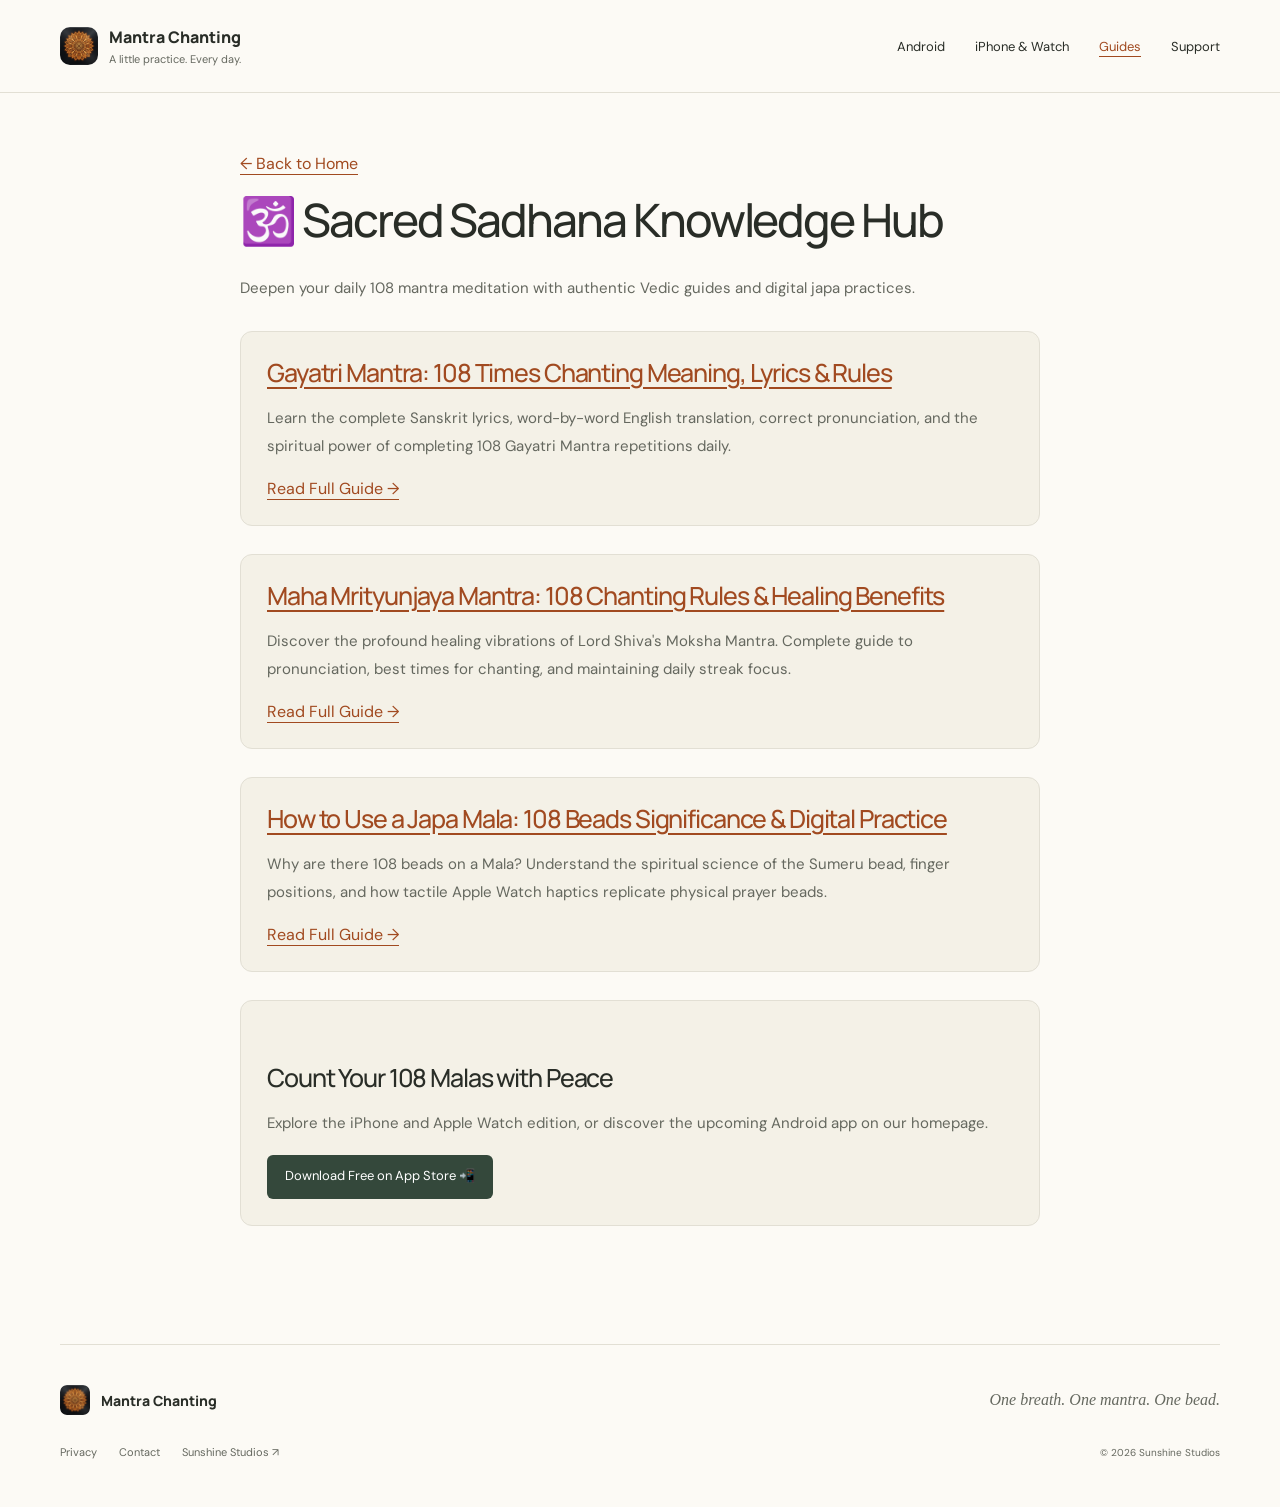
<file: guides/index.html>
<!doctype html><html lang="en"><head><meta charset="utf-8"><meta name="viewport" content="width=device-width, initial-scale=1"><meta name="color-scheme" content="light"><title>Mantra Sadhana & Japa Guides — Mantra Chanting App</title><meta name="description" content="Explore authoritative guides on 108 Gayatri Mantra chanting, Maha Mrityunjaya benefits, and Japa Mala counting techniques."><meta name="author" content="themansigoel@gmail.com"><meta name="p:domain_verify" content="b6d16b6ae4ff59e33f4691bc04bf511b"><link rel="canonical" href="https://themansigoel.github.io/mantra-chanting-web/guides/"><meta property="og:type" content="website"><meta property="og:title" content="Mantra Sadhana & Japa Guides — Mantra Chanting App"><meta property="og:description" content="Explore authoritative guides on 108 Gayatri Mantra chanting, Maha Mrityunjaya benefits, and Japa Mala counting techniques."><meta property="og:url" content="https://themansigoel.github.io/mantra-chanting-web/guides/"><meta property="og:image" content="https://themansigoel.github.io/mantra-chanting-web/assets/app_icon.png"><meta name="twitter:card" content="summary"><link rel="icon" href="../assets/app_icon.png"><link rel="stylesheet" href="../light.css?v=20261028"><link rel="preconnect" href="https://fonts.googleapis.com"><link rel="preconnect" href="https://fonts.gstatic.com" crossorigin><link href="https://fonts.googleapis.com/css2?family=DM+Sans:wght@400;500;600;700&amp;family=Manrope:wght@400;500;600;700;800&amp;display=swap" rel="stylesheet"></head><body><a class="skip" href="#main-content">Skip to content</a><header class="header"><div class="wrap nav"><a class="brand" href="../index.html"><img src="../assets/app_icon.png" alt="" width="38" height="38"><span>Mantra Chanting<span class="brand-note">A little practice. Every day.</span></span></a><nav aria-label="Main navigation"><a href="../android/">Android</a><a href="../ios/">iPhone & Watch</a><a href="../guides/" aria-current="page">Guides</a><a href="../contact.html">Support</a></nav></div></header><main id="main-content"><div class="reading wrap">
<div class="guides-container">
<div>
<a href="../">← Back to Home</a>
<h1>🕉️ Sacred Sadhana Knowledge Hub</h1>
<p>Deepen your daily 108 mantra meditation with authentic Vedic guides and digital japa practices.</p>
</div>
<div class="guide-card">
<h2><a href="gayatri-mantra-108-times.html">Gayatri Mantra: 108 Times Chanting Meaning, Lyrics &amp; Rules</a></h2>
<p>Learn the complete Sanskrit lyrics, word-by-word English translation, correct pronunciation, and the spiritual power of completing 108 Gayatri Mantra repetitions daily.</p>
<a href="gayatri-mantra-108-times.html">Read Full Guide →</a>
</div>
<div class="guide-card">
<h2><a href="maha-mrityunjaya-mantra-benefits.html">Maha Mrityunjaya Mantra: 108 Chanting Rules &amp; Healing Benefits</a></h2>
<p>Discover the profound healing vibrations of Lord Shiva's Moksha Mantra. Complete guide to pronunciation, best times for chanting, and maintaining daily streak focus.</p>
<a href="maha-mrityunjaya-mantra-benefits.html">Read Full Guide →</a>
</div>
<div class="guide-card">
<h2><a href="how-to-use-japa-mala-counter.html">How to Use a Japa Mala: 108 Beads Significance &amp; Digital Practice</a></h2>
<p>Why are there 108 beads on a Mala? Understand the spiritual science of the Sumeru bead, finger positions, and how tactile Apple Watch haptics replicate physical prayer beads.</p>
<a href="how-to-use-japa-mala-counter.html">Read Full Guide →</a>
</div>
<div class="app-cta-banner">
<h2>Count Your 108 Malas with Peace</h2>
<p>Explore the iPhone and Apple Watch edition, or discover the upcoming Android app on our homepage.</p>
<a class="app-cta-btn" href="https://apps.apple.com/app/mantra-chanting-japa-mala/id6791468380">Download Free on App Store 📲</a>
</div>
</div>
</div></main><footer class="footer wrap"><a class="brand" href="../index.html"><img src="../assets/app_icon.png" alt="" width="32" height="32"><span>Mantra Chanting</span></a><p>One breath. One mantra. One bead.</p><div><a href="../privacy.html">Privacy</a><a href="../contact.html">Contact</a><a href="https://themansigoel.github.io/">Sunshine Studios ↗</a></div><small>© 2026 Sunshine Studios</small></footer><script src="../light.js" defer></script></body></html>
</file>
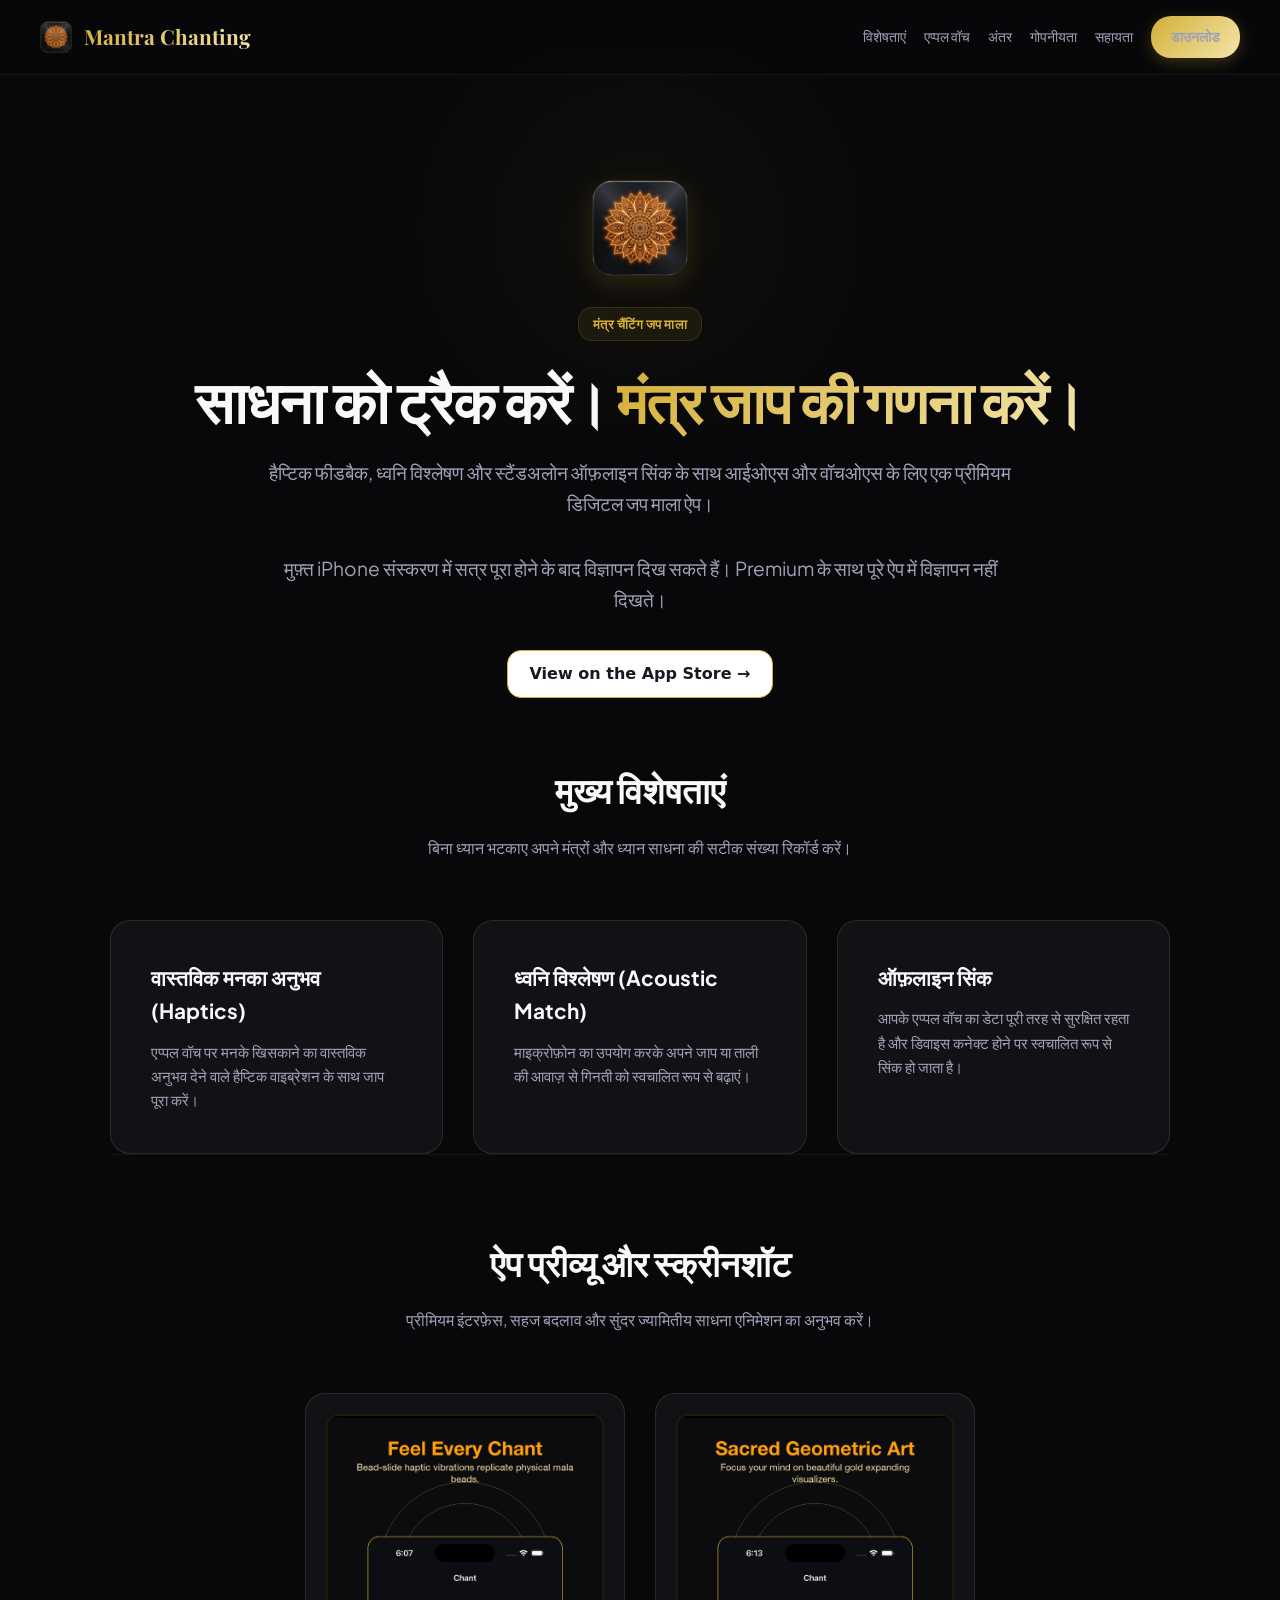
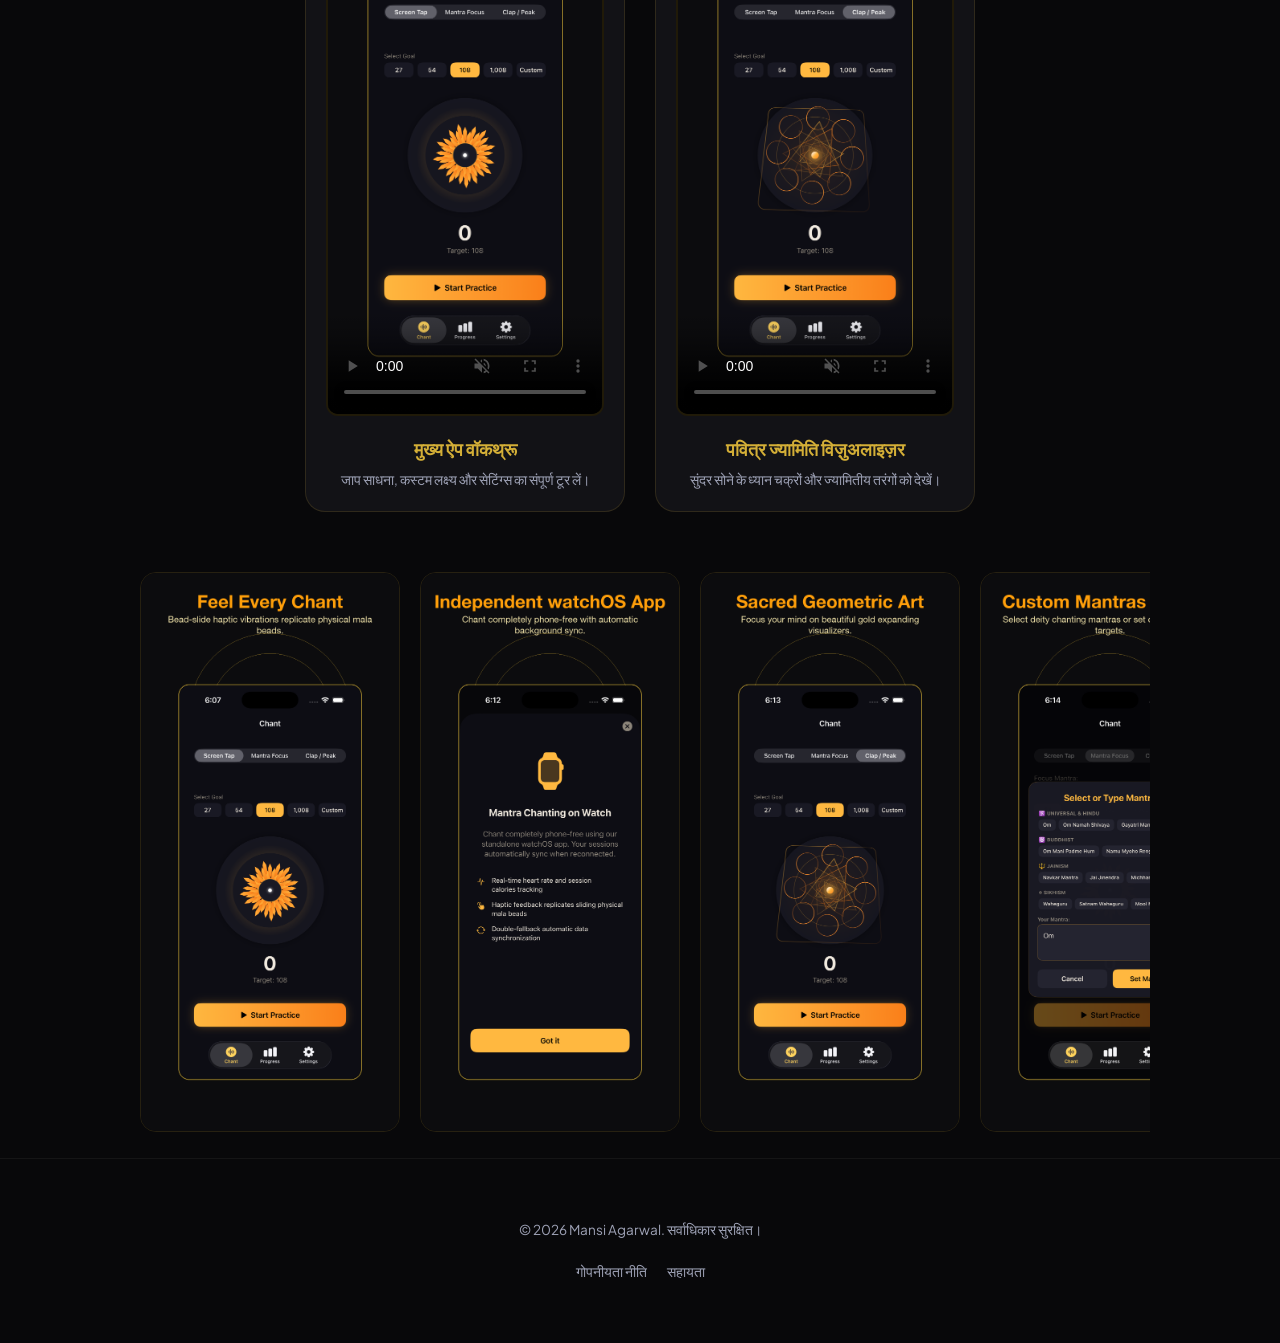
<file: hi/index.html>
<!DOCTYPE html>

<html lang="hi">
<head>
<meta content="themansigoel@gmail.com" name="author"/>
<meta charset="utf-8"/>
<meta content="width=device-width, initial-scale=1.0" name="viewport"/>
<meta content="app-id=6791468380" name="apple-itunes-app"/>
<title>Mantra Chanting: Japa Mala — मंत्र जाप ध्यान साधना</title>
<meta content="एप्पल वॉच और आईफोन के लिए डिजिटल जप माला। हैप्टिक फीडबैक, ध्वनि विश्लेषण और ऑफ़लाइन सिंक के साथ अपने अभ्यास को ट्रैक करें।" name="description"/>
<link href="https://themansigoel.github.io/mantra-chanting-web/hi/" rel="canonical"/>
<!-- Multi-locale Indexing Tags (GEO/SEO) -->
<link href="https://themansigoel.github.io/mantra-chanting-web/" hreflang="x-default" rel="alternate"/>
<link href="https://themansigoel.github.io/mantra-chanting-web/" hreflang="en" rel="alternate"/>
<link href="https://themansigoel.github.io/mantra-chanting-web/hi/" hreflang="hi" rel="alternate"/>
<link href="https://themansigoel.github.io/mantra-chanting-web/es/" hreflang="es" rel="alternate"/>
<link href="https://themansigoel.github.io/mantra-chanting-web/pt/" hreflang="pt" rel="alternate"/>
<link href="https://themansigoel.github.io/mantra-chanting-web/ja/" hreflang="ja" rel="alternate"/>
<!-- Open Graph / Facebook -->
<meta content="website" property="og:type"/>
<meta content="https://themansigoel.github.io/mantra-chanting-web/hi/" property="og:url"/>
<meta content="Mantra Chanting: Japa Mala — मंत्र जाप ध्यान साधना" property="og:title"/>
<meta content="एप्पल वॉच और आईफोन के लिए डिजिटल जप माला। हैप्टिक फीडबैक, ध्वनि विश्लेषण और ऑफ़लाइन सिंक।" property="og:description"/>
<meta content="https://themansigoel.github.io/mantra-chanting-web/assets/app_icon.png" property="og:image"/>
<!-- Twitter -->
<meta content="summary_large_image" property="twitter:card"/>
<meta content="https://themansigoel.github.io/mantra-chanting-web/hi/" property="twitter:url"/>
<meta content="Mantra Chanting: Japa Mala — मंत्र जाप ध्यान साधना" property="twitter:title"/>
<meta content="एप्पल वॉच और आईफोन के लिए डिजिटल जप माला। हैप्टिक फीडबैक, ध्वनि विश्लेषण और ऑफ़लाइन सिंक।" property="twitter:description"/>
<meta content="https://themansigoel.github.io/mantra-chanting-web/assets/app_icon.png" property="twitter:image"/>
<link href="../style.css" rel="stylesheet"/>
<link href="https://fonts.googleapis.com" rel="preconnect"/>
<link crossorigin="" href="https://fonts.gstatic.com" rel="preconnect"/>
<link href="https://fonts.googleapis.com/css2?family=Playfair+Display:ital,wght@0,600;1,400&amp;family=Plus+Jakarta+Sans:wght@300;400;500;600;700;800&amp;display=swap" rel="stylesheet"/>
<!-- JSON-LD Structured Data for SEO / GEO / AEO (Hindi) -->
<script type="application/ld+json">{
  "@context": "https://schema.org",
  "@type": "SoftwareApplication",
  "name": "Mantra Chanting: Japa Mala",
  "inLanguage": "hi",
  "operatingSystem": "iOS 16 or later, watchOS 9 or later",
  "applicationCategory": "HealthApplication",
  "softwareVersion": "1.5",
  "dateModified": "2026-09-01",
  "offers": {
    "@type": "Offer",
    "price": "0.00",
    "priceCurrency": "USD"
  },
  "description": "मंत्र जाप: जप माला एक आईओएस और वॉचओएस डिजिटल जप माला ऐप है जिसमें स्पर्श हैप्टिक फीडबैक, बहुभाषी वॉइस चैंटिंग और ऑफ़लाइन सिंक शामिल है।",
  "featureList": [
    "स्पर्श जप माला: हैप्टिक वाइब्रेशन के साथ रुद्राक्ष व तुलसी मनकों की जीवंत अनुभूति",
    "बहुभाषी वॉइस चैंटिंग: संस्कृत, हिंदी, गुरुमुखी, अरबी आदि में स्वाभाविक हैंड्स-फ्री जाप गिनती",
    "दिव्य मंत्र फोकस कार्ड: ध्यान केंद्रित रखने हेतु चमकता स्वर्ण मंत्र कार्ड",
    "स्टैंडअलोन एप्पल वॉच ऐप: बिना फोन के वॉच पर जाप ट्रैक करें",
    "100% गोपनीयता: शून्य डेटा संग्रह, पूर्ण ऑफ़लाइन अनुभव"
  ],
  "downloadUrl": "https://apps.apple.com/app/mantra-chanting-japa-mala/id6791468380"
}</script>
<link href="../site-polish.css" rel="stylesheet"/></head>
<body><a class="studio-skip" href="#main-content">Skip to content</a>
<header class="navbar">
<div class="nav-container">
<a class="logo-link" href="../index.html">
<img alt="Mantra Chanting Logo" height="1024" src="../assets/app_icon.png" style="width: 32px; height: 32px; border-radius: 8px; border: 1px solid var(--border-color);" width="1024"/>
<span class="nav-brand">Mantra Chanting</span>
</a>
<details class="studio-menu" open=""><summary>Menu</summary><nav class="nav-links">
<a href="#features">विशेषताएं</a>
<a href="#features">एप्पल वॉच</a>
<a href="#preview-gallery">अंतर</a>
<a href="../privacy.html">गोपनीयता</a>
<a href="../contact.html">सहायता</a>
<a class="btn btn-primary" href="https://apps.apple.com/app/mantra-chanting-japa-mala/id6791468380" rel="noopener" target="_blank">डाउनलोड</a>
</nav></details>
</div>
</header>
<main id="main-content">
<section class="hero-section">
<div class="hero-bg-glow"></div>
<div class="container">
<img alt="Mantra Chanting App Icon" decoding="async" height="1024" loading="eager" src="../assets/app_icon.png" style="width: 96px; height: 96px; border-radius: 20px; border: 1px solid var(--border-color); margin-bottom: 24px; box-shadow: 0 8px 24px rgba(212, 175, 55, 0.15);" width="1024"/>
<br/>
<span class="badge">मंत्र चैंटिंग जप माला</span>
<h1 class="hero-title">साधना को ट्रैक करें। <span class="highlight">मंत्र जाप की गणना करें।</span></h1>
<p class="hero-subtitle">हैप्टिक फीडबैक, ध्वनि विश्लेषण और स्टैंडअलोन ऑफ़लाइन सिंक के साथ आईओएस और वॉचओएस के लिए एक प्रीमियम डिजिटल जप माला ऐप।</p>
                <p class="hero-subtitle">मुफ़्त iPhone संस्करण में सत्र पूरा होने के बाद विज्ञापन दिख सकते हैं। Premium के साथ पूरे ऐप में विज्ञापन नहीं दिखते।</p>
<a class="download-badge studio-store-link" href="https://apps.apple.com/app/mantra-chanting-japa-mala/id6791468380" rel="noopener" target="_blank">View on the App Store →</a>
</div>
</section>
<section class="container" id="features">
<h2 class="section-title">मुख्य विशेषताएं</h2>
<p class="section-subtitle">बिना ध्यान भटकाए अपने मंत्रों और ध्यान साधना की सटीक संख्या रिकॉर्ड करें।</p>
<div class="feature-grid">
<div class="feature-card">
<h3>वास्तविक मनका अनुभव (Haptics)</h3>
<p>एप्पल वॉच पर मनके खिसकाने का वास्तविक अनुभव देने वाले हैप्टिक वाइब्रेशन के साथ जाप पूरा करें।</p>
</div>
<div class="feature-card">
<h3>ध्वनि विश्लेषण (Acoustic Match)</h3>
<p>माइक्रोफ़ोन का उपयोग करके अपने जाप या ताली की आवाज़ से गिनती को स्वचालित रूप से बढ़ाएं।</p>
</div>
<div class="feature-card">
<h3>ऑफ़लाइन सिंक</h3>
<p>आपके एप्पल वॉच का डेटा पूरी तरह से सुरक्षित रहता है और डिवाइस कनेक्ट होने पर स्वचालित रूप से सिंक हो जाता है।</p>
</div>
</div>
<!-- Media Preview Section -->
<section class="container" id="preview-gallery" style="border-top: 1px solid rgba(255, 255, 255, 0.05); padding-top: 80px;">
<h2 class="section-title">ऐप प्रीव्यू और स्क्रीनशॉट</h2>
<p class="section-subtitle">प्रीमियम इंटरफ़ेस, सहज बदलाव और सुंदर ज्यामितीय साधना एनिमेशन का अनुभव करें।</p>
<!-- Video Players -->
<div class="video-showcase" style="display: flex; gap: 30px; justify-content: center; margin-bottom: 60px; flex-wrap: wrap;">
<div class="video-card" style="flex: 1; min-width: 280px; max-width: 320px; text-align: center; background: var(--surface-color); border: 1px solid var(--border-color); padding: 20px; border-radius: 20px;">
<video controls="" height="auto" muted="" playsinline="" poster="../assets/screenshots/01_feel_every_chant.png" preload="auto" style="border-radius: 12px; border: 2px solid var(--border-color); aspect-ratio: 886 / 1920; background: #000;" width="100%">
<source src="../assets/app_preview_draft.mp4" type="video/mp4"/>
                        Your browser does not support the video tag.
                    </video>
<h4 style="margin-top: 12px; font-size: 1.1rem; color: var(--zen-gold-solid);">मुख्य ऐप वॉकथ्रू</h4>
<p style="font-size: 0.85rem; color: var(--text-secondary); margin-top: 6px;">जाप साधना, कस्टम लक्ष्य और सेटिंग्स का संपूर्ण टूर लें।</p>
</div>
<div class="video-card" style="flex: 1; min-width: 280px; max-width: 320px; text-align: center; background: var(--surface-color); border: 1px solid var(--border-color); padding: 20px; border-radius: 20px;">
<video controls="" height="auto" muted="" playsinline="" poster="../assets/screenshots/03_sacred_geometry_art.png" preload="auto" style="border-radius: 12px; border: 2px solid var(--border-color); aspect-ratio: 886 / 1920; background: #000;" width="100%">
<source src="../assets/app_preview_animation.mp4" type="video/mp4"/>
                        Your browser does not support the video tag.
                    </video>
<h4 style="margin-top: 12px; font-size: 1.1rem; color: var(--zen-gold-solid);">पवित्र ज्यामिति विज़ुअलाइज़र</h4>
<p style="font-size: 0.85rem; color: var(--text-secondary); margin-top: 6px;">सुंदर सोने के ध्यान चक्रों और ज्यामितीय तरंगों को देखें।</p>
</div>
</div>
<!-- Screenshots Scroll -->
<div class="screenshot-gallery-wrapper" style="overflow-x: auto; padding-bottom: 20px; margin-top: 40px; scrollbar-width: thin; scrollbar-color: var(--border-color) transparent;">
<div class="screenshot-track" style="display: flex; gap: 20px; width: max-content; padding: 0 10px;">
<div class="screenshot-item" style="width: 260px;">
<img alt="जाप माला स्क्रीन" decoding="async" height="2778" loading="lazy" src="../assets/screenshots/01_feel_every_chant.png" style="width: 100%; border-radius: 16px; border: 1px solid var(--border-color);" width="1284"/>
</div>
<div class="screenshot-item" style="width: 260px;">
<img alt="वॉच ऐप स्क्रीन" decoding="async" height="2778" loading="lazy" src="../assets/screenshots/02_watch_companion.png" style="width: 100%; border-radius: 16px; border: 1px solid var(--border-color);" width="1284"/>
</div>
<div class="screenshot-item" style="width: 260px;">
<img alt="ज्यामिति ध्यान स्क्रीन" decoding="async" height="2778" loading="lazy" src="../assets/screenshots/03_sacred_geometry_art.png" style="width: 100%; border-radius: 16px; border: 1px solid var(--border-color);" width="1284"/>
</div>
<div class="screenshot-item" style="width: 260px;">
<img alt="कस्टम मंत्र स्क्रीन" decoding="async" height="2778" loading="lazy" src="../assets/screenshots/04_custom_mantras.png" style="width: 100%; border-radius: 16px; border: 1px solid var(--border-color);" width="1284"/>
</div>
<div class="screenshot-item" style="width: 260px;">
<img alt="दैनिक प्रगति लॉग" decoding="async" height="2778" loading="lazy" src="../assets/screenshots/05_daily_progress_logs.png" style="width: 100%; border-radius: 16px; border: 1px solid var(--border-color);" width="1284"/>
</div>
<div class="screenshot-item" style="width: 260px;">
<img alt="ध्वनी जाप स्क्रीन" decoding="async" height="2778" loading="lazy" src="../assets/screenshots/06_sound_vocal_counting.png" style="width: 100%; border-radius: 16px; border: 1px solid var(--border-color);" width="1284"/>
</div>
<div class="screenshot-item" style="width: 260px;">
<img alt="प्रगति चार्ट" decoding="async" height="2778" loading="lazy" src="../assets/screenshots/08_progress_insights.png" style="width: 100%; border-radius: 16px; border: 1px solid var(--border-color);" width="1284"/>
</div>
</div>
</div>
</section>
</section></main>
<footer>
<div class="container">
<p>© 2026 Mansi Agarwal. सर्वाधिकार सुरक्षित।</p>
<div class="footer-links">
<a href="../privacy.html">गोपनीयता नीति</a>
<a href="../contact.html">सहायता</a>
</div>
</div>
</footer>
<script defer="" src="../site-polish.js"></script></body>
</html>
</file>
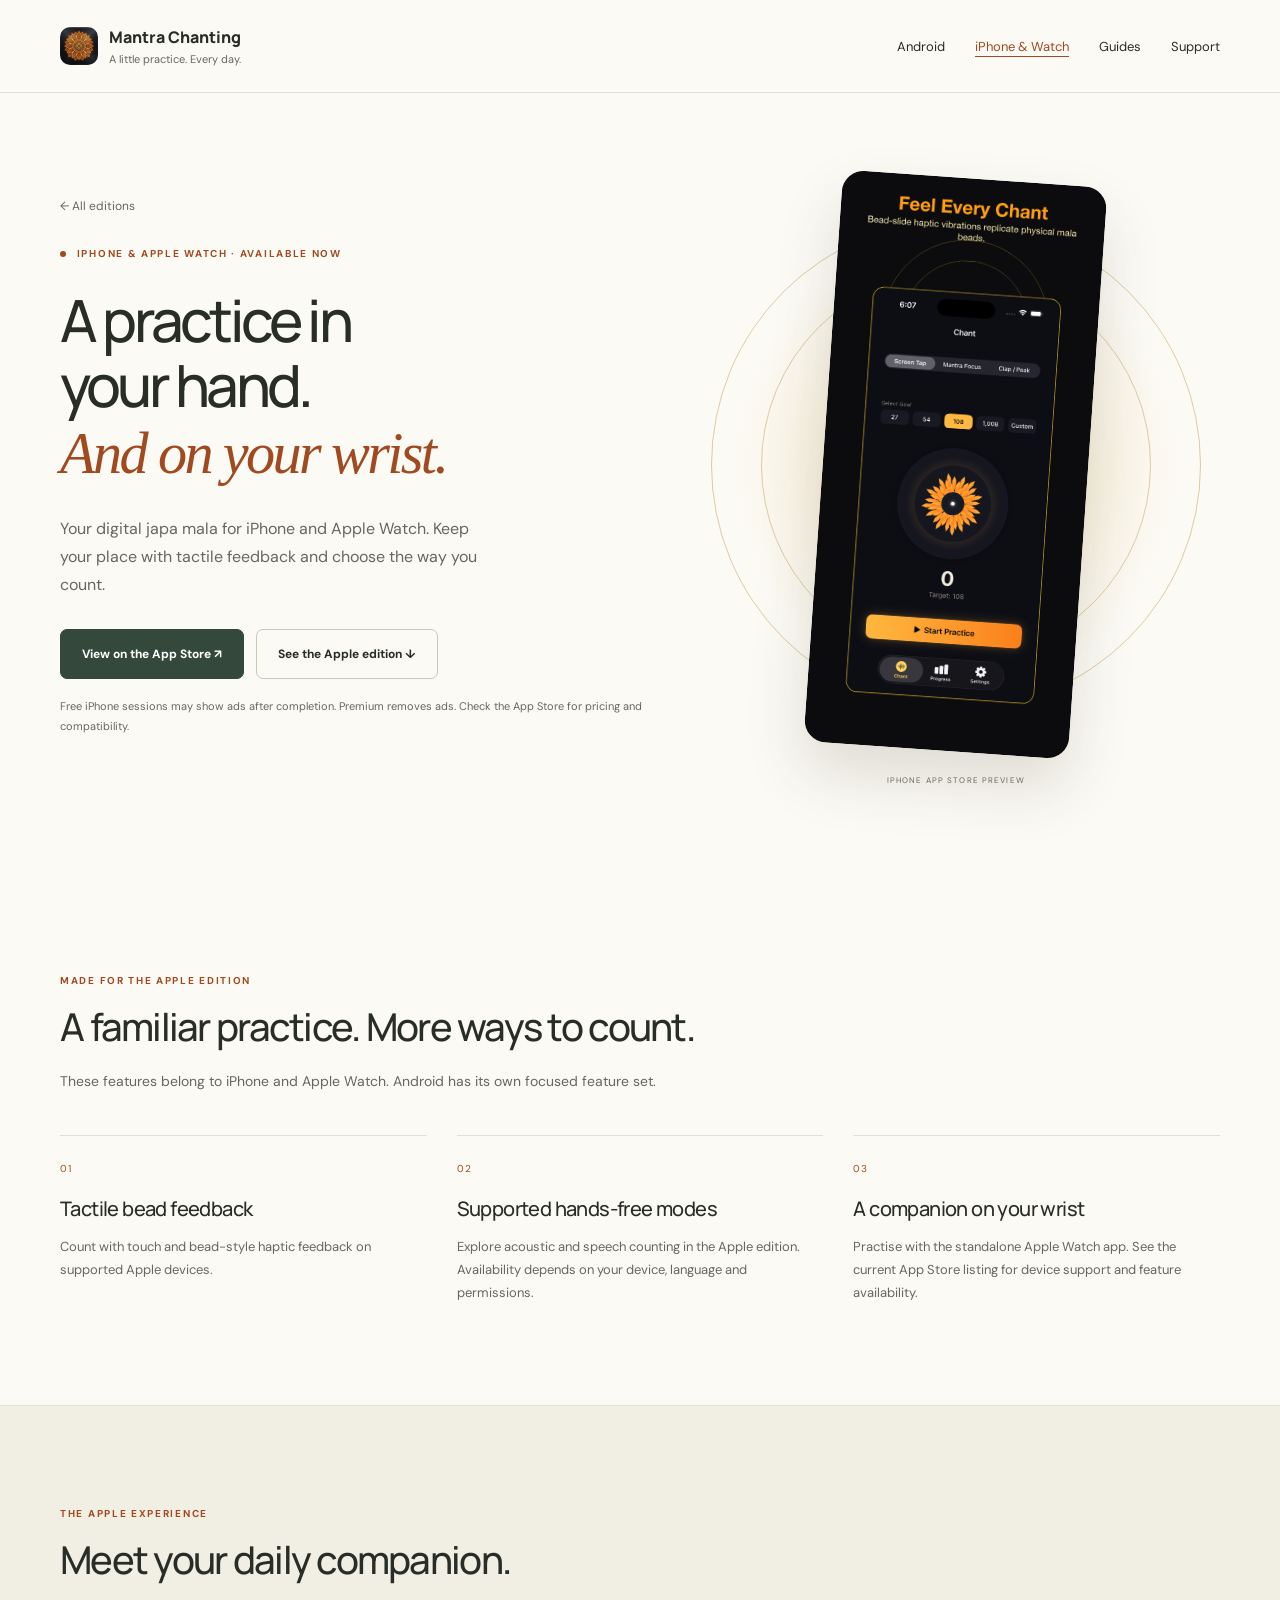
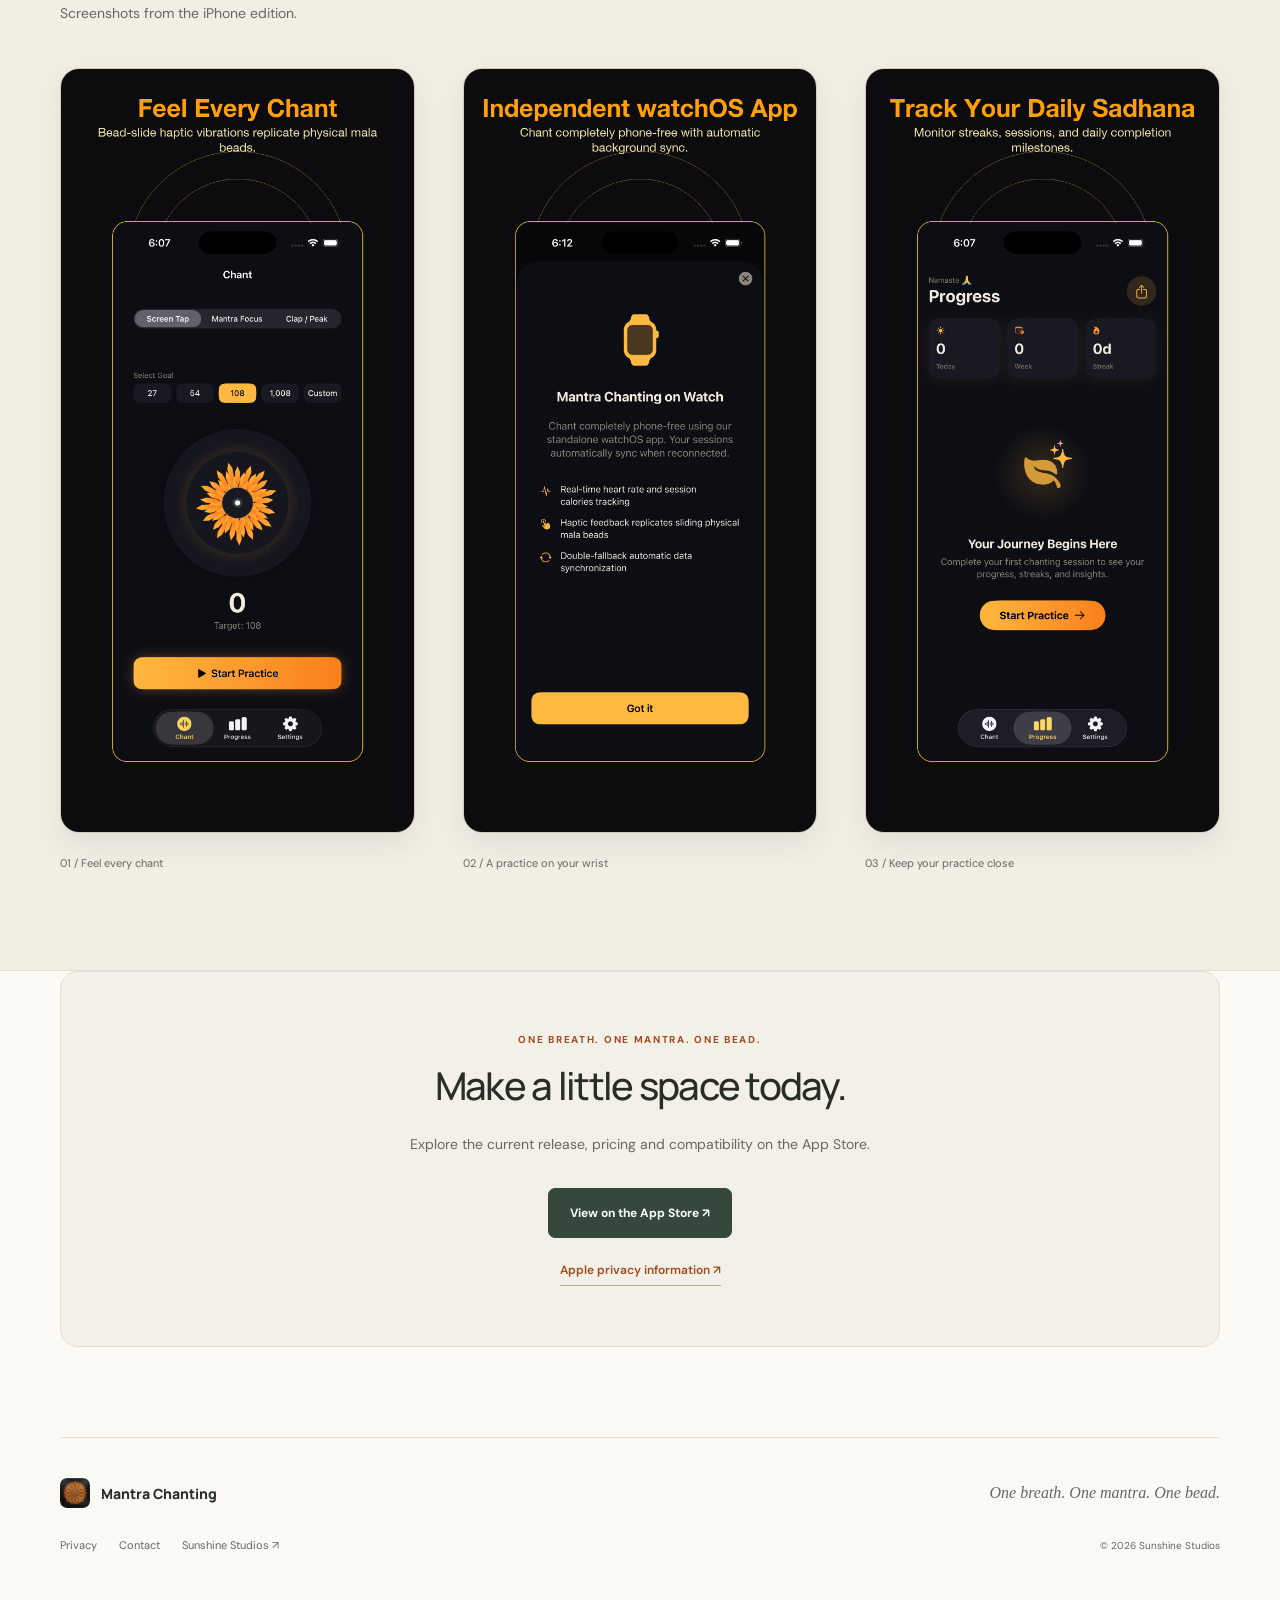
<file: ios/index.html>
<!doctype html><html lang="en"><head><meta charset="utf-8"><meta name="viewport" content="width=device-width, initial-scale=1"><meta name="color-scheme" content="light"><title>Mantra Chanting for iPhone & Apple Watch — Japa Mala</title><meta name="description" content="Discover the iPhone and Apple Watch edition of Mantra Chanting: tactile counting, supported hands-free modes and a practice on your wrist."><meta name="author" content="themansigoel@gmail.com"><meta name="p:domain_verify" content="b6d16b6ae4ff59e33f4691bc04bf511b"><link rel="canonical" href="https://themansigoel.github.io/mantra-chanting-web/ios/"><meta property="og:type" content="website"><meta property="og:title" content="Mantra Chanting for iPhone & Apple Watch — Japa Mala"><meta property="og:description" content="Discover the iPhone and Apple Watch edition of Mantra Chanting: tactile counting, supported hands-free modes and a practice on your wrist."><meta property="og:url" content="https://themansigoel.github.io/mantra-chanting-web/ios/"><meta property="og:image" content="https://themansigoel.github.io/mantra-chanting-web/assets/app_icon.png"><meta name="twitter:card" content="summary"><link rel="icon" href="../assets/app_icon.png"><link rel="stylesheet" href="../light.css?v=20261028"><link rel="preconnect" href="https://fonts.googleapis.com"><link rel="preconnect" href="https://fonts.gstatic.com" crossorigin><link href="https://fonts.googleapis.com/css2?family=DM+Sans:wght@400;500;600;700&amp;family=Manrope:wght@400;500;600;700;800&amp;display=swap" rel="stylesheet"><script type="application/ld+json">{"@context": "https://schema.org", "@type": "SoftwareApplication", "name": "Mantra Chanting: Japa Mala", "operatingSystem": "iOS, watchOS", "applicationCategory": "LifestyleApplication", "downloadUrl": "https://apps.apple.com/app/mantra-chanting-japa-mala/id6791468380"}</script></head><body><a class="skip" href="#main-content">Skip to content</a><header class="header"><div class="wrap nav"><a class="brand" href="../index.html"><img src="../assets/app_icon.png" alt="" width="38" height="38"><span>Mantra Chanting<span class="brand-note">A little practice. Every day.</span></span></a><nav aria-label="Main navigation"><a href="../android/">Android</a><a href="../ios/" aria-current="page">iPhone & Watch</a><a href="../guides/">Guides</a><a href="../contact.html">Support</a></nav></div></header><main id="main-content"><section class="wrap hero edition-hero"><div class="hero-copy"><a class="back" href="../">← All editions</a><p class="eyebrow"><span class="dot"></span> IPHONE & APPLE WATCH · AVAILABLE NOW</p><h1>A practice in<br>your hand.<br><em>And on your wrist.</em></h1><p class="lede">Your digital japa mala for iPhone and Apple Watch. Keep your place with tactile feedback and choose the way you count.</p><div class="actions"><a class="button primary" href="https://apps.apple.com/app/mantra-chanting-japa-mala/id6791468380">View on the App Store ↗</a><a class="button secondary" href="#preview">See the Apple edition ↓</a></div><p class="quiet">Free iPhone sessions may show ads after completion. Premium removes ads. Check the App Store for pricing and compatibility.</p></div><div class="hero-art ios-art"><div class="orbit orbit-one"></div><div class="orbit orbit-two"></div><div class="ios-poster"><img class="" src="../assets/screenshots/01_feel_every_chant.png" alt="Mantra Chanting iPhone App Store screenshot showing tactile chanting features" loading="eager" decoding="async" width="1080" height="2340"></div><span class="image-label">IPHONE APP STORE PREVIEW</span></div></section><section class="wrap section" id="features"><div class="section-head"><p class="eyebrow">MADE FOR THE APPLE EDITION</p><h2>A familiar practice. More ways to count.</h2><p>These features belong to iPhone and Apple Watch. Android has its own focused feature set.</p></div><div class="feature-grid"><article class="feature"><span class="feature-index">01</span><h3>Tactile bead feedback</h3><p>Count with touch and bead-style haptic feedback on supported Apple devices.</p></article><article class="feature"><span class="feature-index">02</span><h3>Supported hands-free modes</h3><p>Explore acoustic and speech counting in the Apple edition. Availability depends on your device, language and permissions.</p></article><article class="feature"><span class="feature-index">03</span><h3>A companion on your wrist</h3><p>Practise with the standalone Apple Watch app. See the current App Store listing for device support and feature availability.</p></article></div></section><section class="soft-section" id="preview"><div class="wrap section"><div class="section-head"><p class="eyebrow">THE APPLE EXPERIENCE</p><h2>Meet your daily companion.</h2><p>Screenshots from the iPhone edition.</p></div><div class="screenshot-grid"><figure><img class="" src="../assets/screenshots/01_feel_every_chant.png" alt="iPhone tactile counting preview" loading="lazy" decoding="async" width="1080" height="2340"><figcaption>01 / Feel every chant</figcaption></figure><figure><img class="" src="../assets/screenshots/02_watch_companion.png" alt="Apple Watch companion preview" loading="lazy" decoding="async" width="1080" height="2340"><figcaption>02 / A practice on your wrist</figcaption></figure><figure><img class="" src="../assets/screenshots/05_daily_progress_logs.png" alt="iPhone practice history preview" loading="lazy" decoding="async" width="1080" height="2340"><figcaption>03 / Keep your practice close</figcaption></figure></div></div></section><section class="endcap wrap"><p class="eyebrow">ONE BREATH. ONE MANTRA. ONE BEAD.</p><h2>Make a little space today.</h2><p>Explore the current release, pricing and compatibility on the App Store.</p><a class="button primary" href="https://apps.apple.com/app/mantra-chanting-japa-mala/id6791468380">View on the App Store ↗</a><a class="text-link end-link" href="../privacy.html">Apple privacy information ↗</a></section></main><footer class="footer wrap"><a class="brand" href="../index.html"><img src="../assets/app_icon.png" alt="" width="32" height="32"><span>Mantra Chanting</span></a><p>One breath. One mantra. One bead.</p><div><a href="../privacy.html">Privacy</a><a href="../contact.html">Contact</a><a href="https://themansigoel.github.io/">Sunshine Studios ↗</a></div><small>© 2026 Sunshine Studios</small></footer><script src="../light.js" defer></script></body></html>
</file>
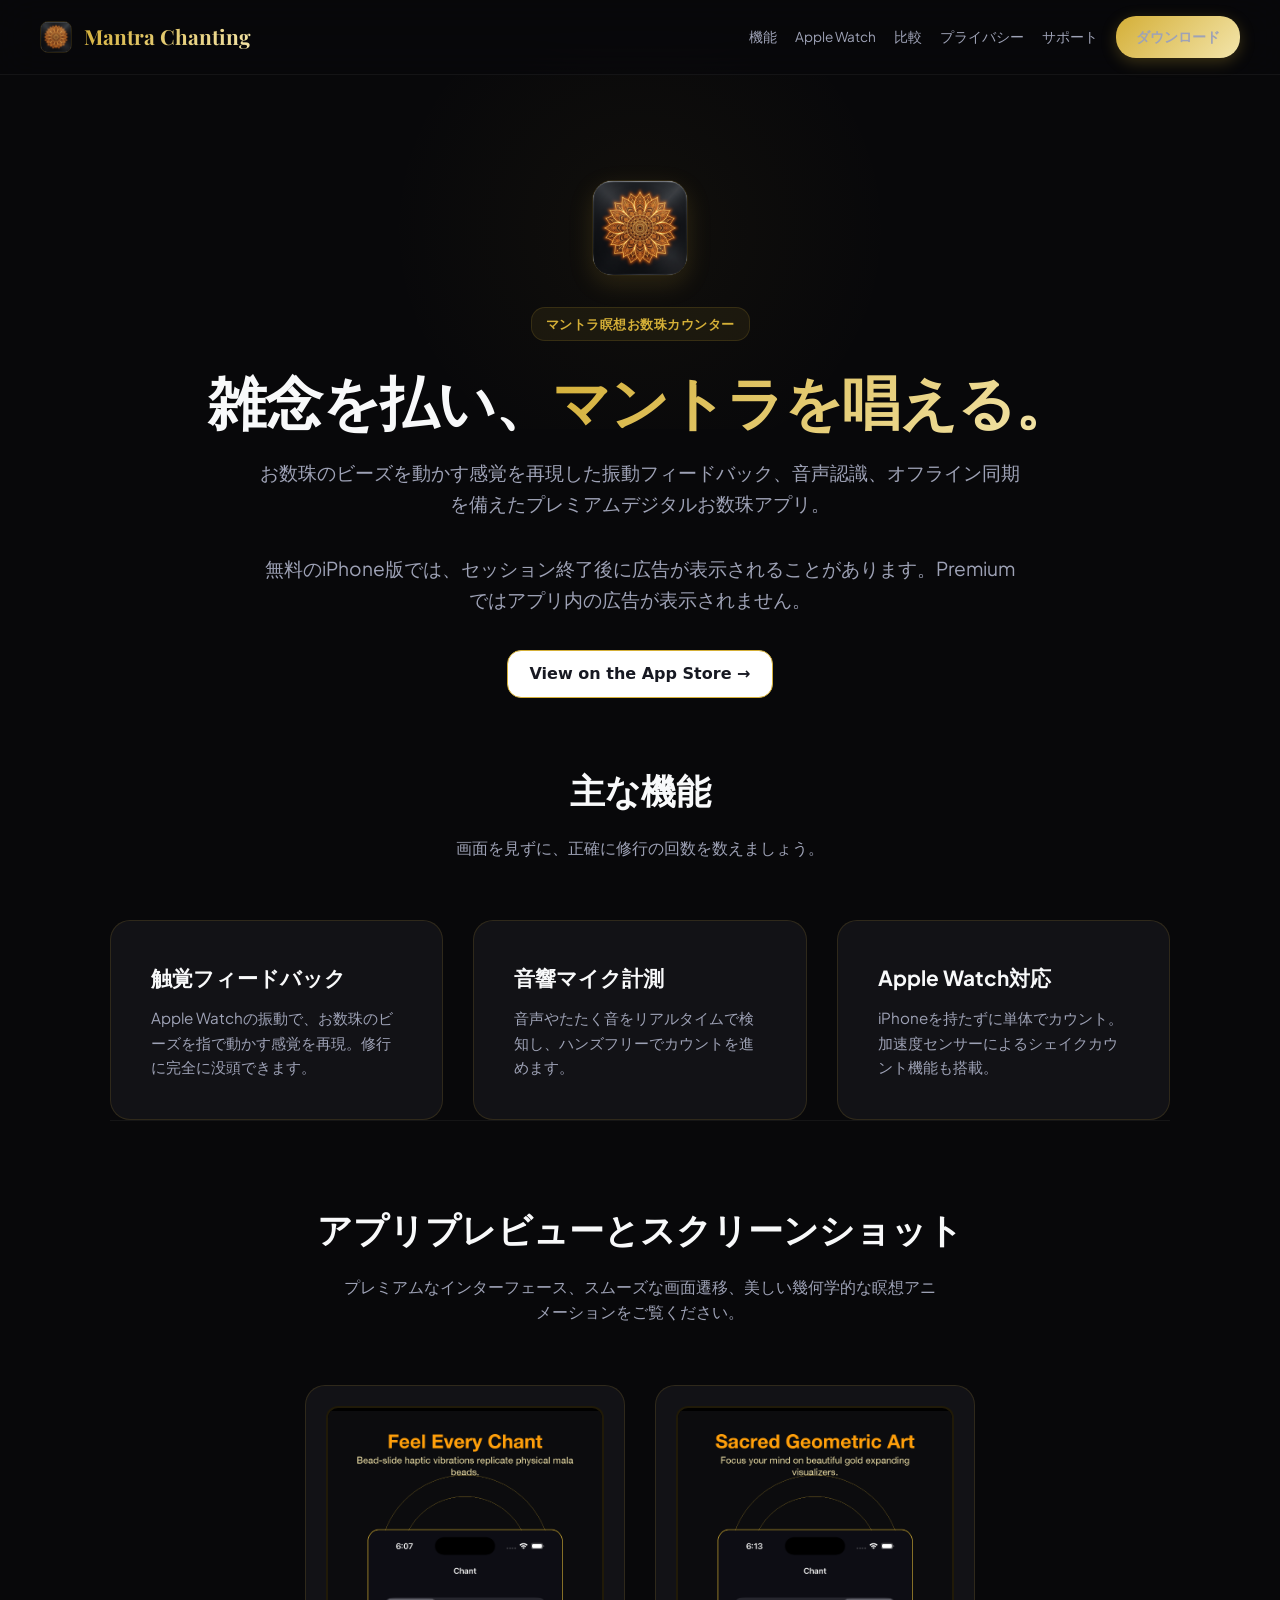
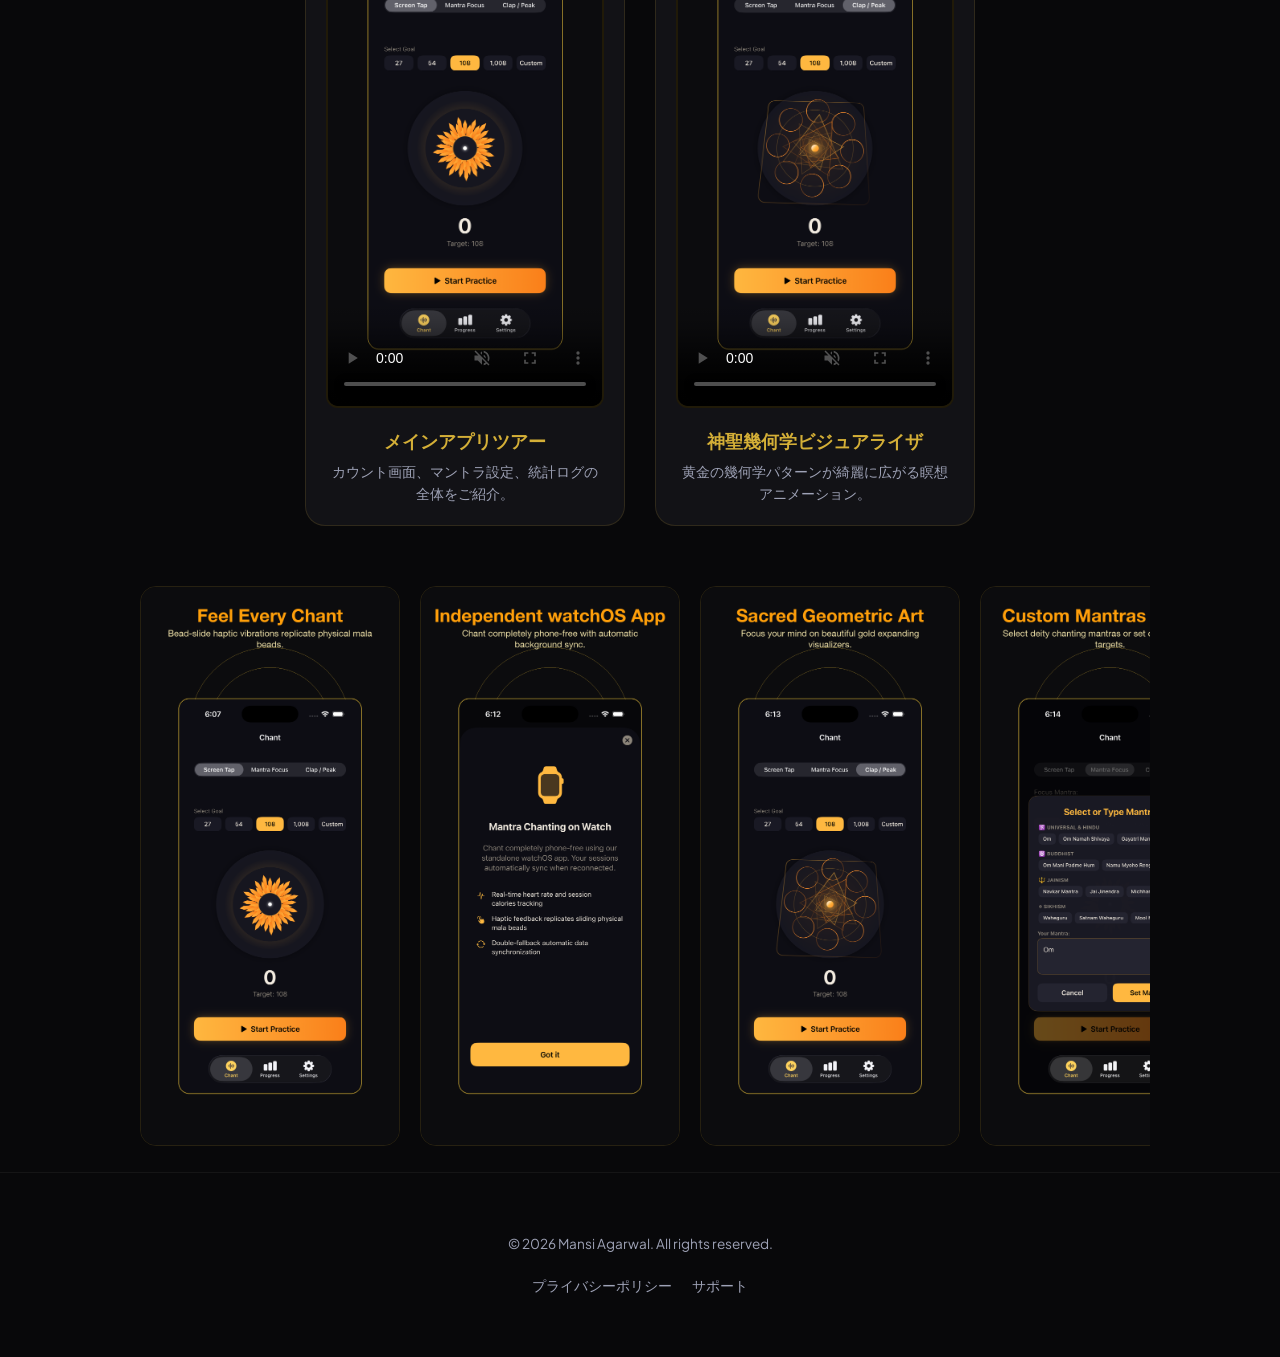
<file: ja/index.html>
<!DOCTYPE html>

<html lang="ja">
<head>
<meta content="themansigoel@gmail.com" name="author"/>
<meta charset="utf-8"/>
<meta content="width=device-width, initial-scale=1.0" name="viewport"/>
<meta content="app-id=6791468380" name="apple-itunes-app"/>
<title>Mantra Chanting: Japa Mala — マントラ 瞑想 お数珠 カウンター</title>
<meta content="Apple WatchとiPhoneのためのデジタルお数珠アプリ。触覚フィードバック、音声解析、オフライン同期で毎日の瞑想をサポート。" name="description"/>
<link href="https://themansigoel.github.io/mantra-chanting-web/ja/" rel="canonical"/>
<!-- Multi-locale Indexing Tags (GEO/SEO) -->
<link href="https://themansigoel.github.io/mantra-chanting-web/" hreflang="x-default" rel="alternate"/>
<link href="https://themansigoel.github.io/mantra-chanting-web/" hreflang="en" rel="alternate"/>
<link href="https://themansigoel.github.io/mantra-chanting-web/hi/" hreflang="hi" rel="alternate"/>
<link href="https://themansigoel.github.io/mantra-chanting-web/es/" hreflang="es" rel="alternate"/>
<link href="https://themansigoel.github.io/mantra-chanting-web/pt/" hreflang="pt" rel="alternate"/>
<link href="https://themansigoel.github.io/mantra-chanting-web/ja/" hreflang="ja" rel="alternate"/>
<!-- Open Graph / Facebook -->
<meta content="website" property="og:type"/>
<meta content="https://themansigoel.github.io/mantra-chanting-web/ja/" property="og:url"/>
<meta content="Mantra Chanting: Japa Mala — マントラ 瞑想 お数珠 カウンター" property="og:title"/>
<meta content="Apple WatchとiPhoneのためのデジタルお数珠アプリ。触覚フィードバック、音声解析、オフライン同期。" property="og:description"/>
<meta content="https://themansigoel.github.io/mantra-chanting-web/assets/app_icon.png" property="og:image"/>
<!-- Twitter -->
<meta content="summary_large_image" property="twitter:card"/>
<meta content="https://themansigoel.github.io/mantra-chanting-web/ja/" property="twitter:url"/>
<meta content="Mantra Chanting: Japa Mala — マントラ 瞑想 お数珠 カウンター" property="twitter:title"/>
<meta content="Apple WatchとiPhoneのためのデジタルお数珠アプリ。触覚フィードバック、音声解析、オフライン同期。" property="twitter:description"/>
<meta content="https://themansigoel.github.io/mantra-chanting-web/assets/app_icon.png" property="twitter:image"/>
<link href="../style.css" rel="stylesheet"/>
<link href="https://fonts.googleapis.com" rel="preconnect"/>
<link crossorigin="" href="https://fonts.gstatic.com" rel="preconnect"/>
<link href="https://fonts.googleapis.com/css2?family=Playfair+Display:ital,wght@0,600;1,400&amp;family=Plus+Jakarta+Sans:wght@300;400;500;600;700;800&amp;display=swap" rel="stylesheet"/>
<!-- JSON-LD Structured Data for SEO / GEO / AEO (Japanese) -->
<script type="application/ld+json">{
  "@context": "https://schema.org",
  "@type": "SoftwareApplication",
  "name": "Mantra Chanting: Japa Mala",
  "inLanguage": "ja",
  "operatingSystem": "iOS 16 or later, watchOS compatibility varies by version",
  "applicationCategory": "HealthApplication",
  "offers": {
    "@type": "Offer",
    "price": "0.00",
    "priceCurrency": "USD"
  },
  "description": "触覚フィードバックとマイク音声解析を搭載したiOS & watchOS向けデジタルお数珠アプリ。",
  "featureList": [
    "触覚お数珠シミュレーター: リアルな木製数珠のクリック感を再現",
    "マイク音声自動カウント: クラップ音や音声トリガーによるハンズフリーカウント",
    "Apple Watch単体動作: スマホ不要で腕の動きからカウントを記録",
    "100% プライバシー重視: 追跡・広告ゼロの完全ローカル保存"
  ],
  "downloadUrl": "https://apps.apple.com/app/mantra-chanting-japa-mala/id6791468380"
}</script>
<link href="../site-polish.css" rel="stylesheet"/></head>
<body><a class="studio-skip" href="#main-content">本文へスキップ</a>
<header class="navbar">
<div class="nav-container">
<a class="logo-link" href="../index.html">
<img alt="Mantra Chanting Logo" height="1024" src="../assets/app_icon.png" style="width: 32px; height: 32px; border-radius: 8px; border: 1px solid var(--border-color);" width="1024"/>
<span class="nav-brand">Mantra Chanting</span>
</a>
<details class="studio-menu" open=""><summary>メニュー</summary><nav class="nav-links">
<a href="#features">機能</a>
<a href="#features">Apple Watch</a>
<a href="#preview-gallery">比較</a>
<a href="../privacy.html">プライバシー</a>
<a href="../contact.html">サポート</a>
<a class="btn btn-primary" href="https://apps.apple.com/app/mantra-chanting-japa-mala/id6791468380" rel="noopener" target="_blank">ダウンロード</a>
</nav></details>
</div>
</header>
<main id="main-content">
<section class="hero-section">
<div class="hero-bg-glow"></div>
<div class="container">
<img alt="Mantra Chanting App Icon" decoding="async" height="1024" loading="eager" src="../assets/app_icon.png" style="width: 96px; height: 96px; border-radius: 20px; border: 1px solid var(--border-color); margin-bottom: 24px; box-shadow: 0 8px 24px rgba(212, 175, 55, 0.15);" width="1024"/>
<br/>
<span class="badge">マントラ瞑想お数珠カウンター</span>
<h1 class="hero-title">雑念を払い、<span class="highlight">マントラを唱える。</span></h1>
<p class="hero-subtitle">お数珠のビーズを動かす感覚を再現した振動フィードバック、音声認識、オフライン同期を備えたプレミアムデジタルお数珠アプリ。</p>
                <p class="hero-subtitle">無料のiPhone版では、セッション終了後に広告が表示されることがあります。Premiumではアプリ内の広告が表示されません。</p>
<a class="download-badge studio-store-link" href="https://apps.apple.com/app/mantra-chanting-japa-mala/id6791468380" rel="noopener" target="_blank">View on the App Store →</a>
</div>
</section>
<section class="container" id="features">
<h2 class="section-title">主な機能</h2>
<p class="section-subtitle">画面を見ずに、正確に修行の回数を数えましょう。</p>
<div class="feature-grid">
<div class="feature-card">
<h3>触覚フィードバック</h3>
<p>Apple Watchの振動で、お数珠のビーズを指で動かす感覚を再現。修行に完全に没頭できます。</p>
</div>
<div class="feature-card">
<h3>音響マイク計測</h3>
<p>音声やたたく音をリアルタイムで検知し、ハンズフリーでカウントを進めます。</p>
</div>
<div class="feature-card">
<h3>Apple Watch対応</h3>
<p>iPhoneを持たずに単体でカウント。加速度センサーによるシェイクカウント機能も搭載。</p>
</div>
</div>
<!-- Media Preview Section -->
<section class="container" id="preview-gallery" style="border-top: 1px solid rgba(255, 255, 255, 0.05); padding-top: 80px;">
<h2 class="section-title">アプリプレビューとスクリーンショット</h2>
<p class="section-subtitle">プレミアムなインターフェース、スムーズな画面遷移、美しい幾何学的な瞑想アニメーションをご覧ください。</p>
<!-- Video Players -->
<div class="video-showcase" style="display: flex; gap: 30px; justify-content: center; margin-bottom: 60px; flex-wrap: wrap;">
<div class="video-card" style="flex: 1; min-width: 280px; max-width: 320px; text-align: center; background: var(--surface-color); border: 1px solid var(--border-color); padding: 20px; border-radius: 20px;">
<video controls="" height="auto" muted="" playsinline="" poster="../assets/screenshots/01_feel_every_chant.png" preload="auto" style="border-radius: 12px; border: 2px solid var(--border-color); aspect-ratio: 886 / 1920; background: #000;" width="100%">
<source src="../assets/app_preview_draft.mp4" type="video/mp4"/>
                        Your browser does not support the video tag.
                    </video>
<h4 style="margin-top: 12px; font-size: 1.1rem; color: var(--zen-gold-solid);">メインアプリツアー</h4>
<p style="font-size: 0.85rem; color: var(--text-secondary); margin-top: 6px;">カウント画面、マントラ設定、統計ログの全体をご紹介。</p>
</div>
<div class="video-card" style="flex: 1; min-width: 280px; max-width: 320px; text-align: center; background: var(--surface-color); border: 1px solid var(--border-color); padding: 20px; border-radius: 20px;">
<video controls="" height="auto" muted="" playsinline="" poster="../assets/screenshots/03_sacred_geometry_art.png" preload="auto" style="border-radius: 12px; border: 2px solid var(--border-color); aspect-ratio: 886 / 1920; background: #000;" width="100%">
<source src="../assets/app_preview_animation.mp4" type="video/mp4"/>
                        Your browser does not support the video tag.
                    </video>
<h4 style="margin-top: 12px; font-size: 1.1rem; color: var(--zen-gold-solid);">神聖幾何学ビジュアライザ</h4>
<p style="font-size: 0.85rem; color: var(--text-secondary); margin-top: 6px;">黄金の幾何学パターンが綺麗に広がる瞑想アニメーション。</p>
</div>
</div>
<!-- Screenshots Scroll -->
<div class="screenshot-gallery-wrapper" style="overflow-x: auto; padding-bottom: 20px; margin-top: 40px; scrollbar-width: thin; scrollbar-color: var(--border-color) transparent;">
<div class="screenshot-track" style="display: flex; gap: 20px; width: max-content; padding: 0 10px;">
<div class="screenshot-item" style="width: 260px;">
<img alt="お数珠カウンター画面" decoding="async" height="2778" loading="lazy" src="../assets/screenshots/01_feel_every_chant.png" style="width: 100%; border-radius: 16px; border: 1px solid var(--border-color);" width="1284"/>
</div>
<div class="screenshot-item" style="width: 260px;">
<img alt="Apple Watchお数珠画面" decoding="async" height="2778" loading="lazy" src="../assets/screenshots/02_watch_companion.png" style="width: 100%; border-radius: 16px; border: 1px solid var(--border-color);" width="1284"/>
</div>
<div class="screenshot-item" style="width: 260px;">
<img alt="神聖幾何学アート画面" decoding="async" height="2778" loading="lazy" src="../assets/screenshots/03_sacred_geometry_art.png" style="width: 100%; border-radius: 16px; border: 1px solid var(--border-color);" width="1284"/>
</div>
<div class="screenshot-item" style="width: 260px;">
<img alt="カスタムマントラ画面" decoding="async" height="2778" loading="lazy" src="../assets/screenshots/04_custom_mantras.png" style="width: 100%; border-radius: 16px; border: 1px solid var(--border-color);" width="1284"/>
</div>
<div class="screenshot-item" style="width: 260px;">
<img alt="修行履歴画面" decoding="async" height="2778" loading="lazy" src="../assets/screenshots/05_daily_progress_logs.png" style="width: 100%; border-radius: 16px; border: 1px solid var(--border-color);" width="1284"/>
</div>
<div class="screenshot-item" style="width: 260px;">
<img alt="音声認識カウント画面" decoding="async" height="2778" loading="lazy" src="../assets/screenshots/06_sound_vocal_counting.png" style="width: 100%; border-radius: 16px; border: 1px solid var(--border-color);" width="1284"/>
</div>
<div class="screenshot-item" style="width: 260px;">
<img alt="進捗データ解析画面" decoding="async" height="2778" loading="lazy" src="../assets/screenshots/08_progress_insights.png" style="width: 100%; border-radius: 16px; border: 1px solid var(--border-color);" width="1284"/>
</div>
</div>
</div>
</section>
</section></main>
<footer>
<div class="container">
<p>© 2026 Mansi Agarwal. All rights reserved.</p>
<div class="footer-links">
<a href="../privacy.html">プライバシーポリシー</a>
<a href="../contact.html">サポート</a>
</div>
</div>
</footer>
<script defer="" src="../site-polish.js"></script></body>
</html>
</file>
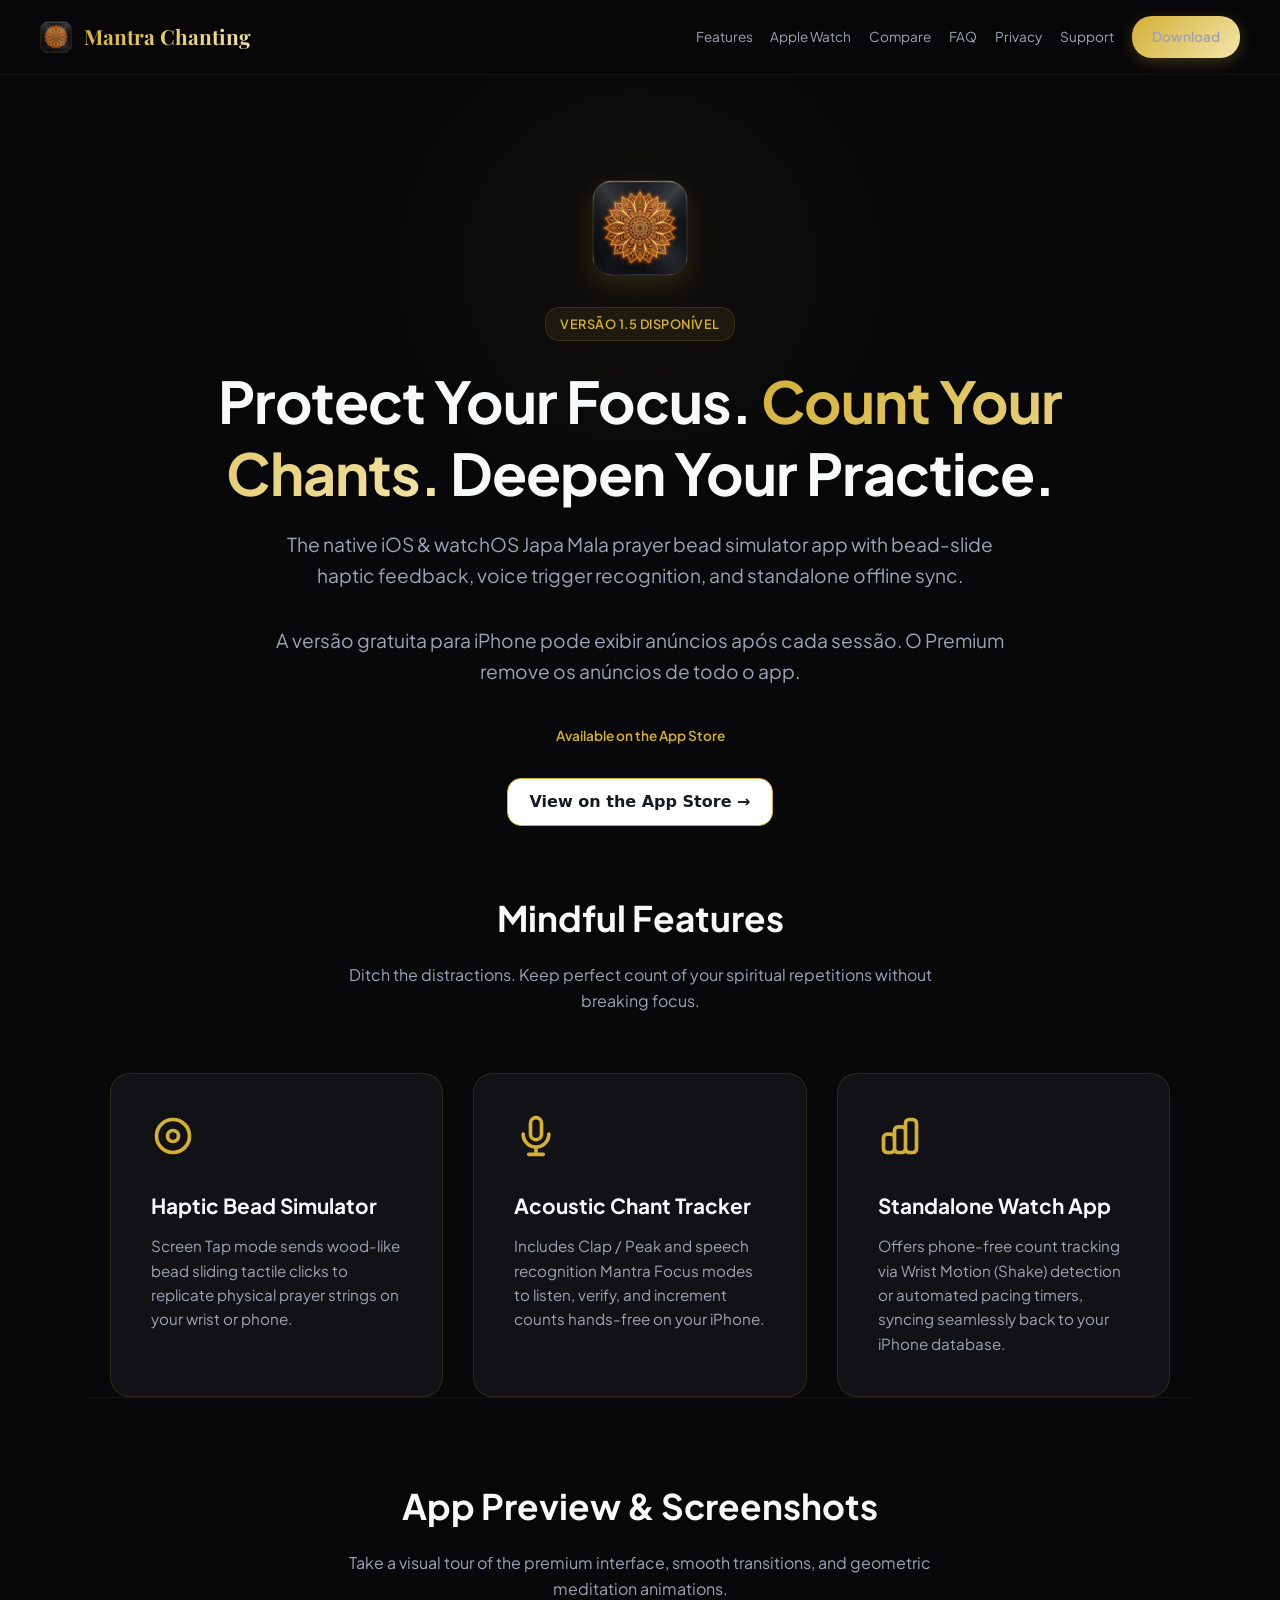
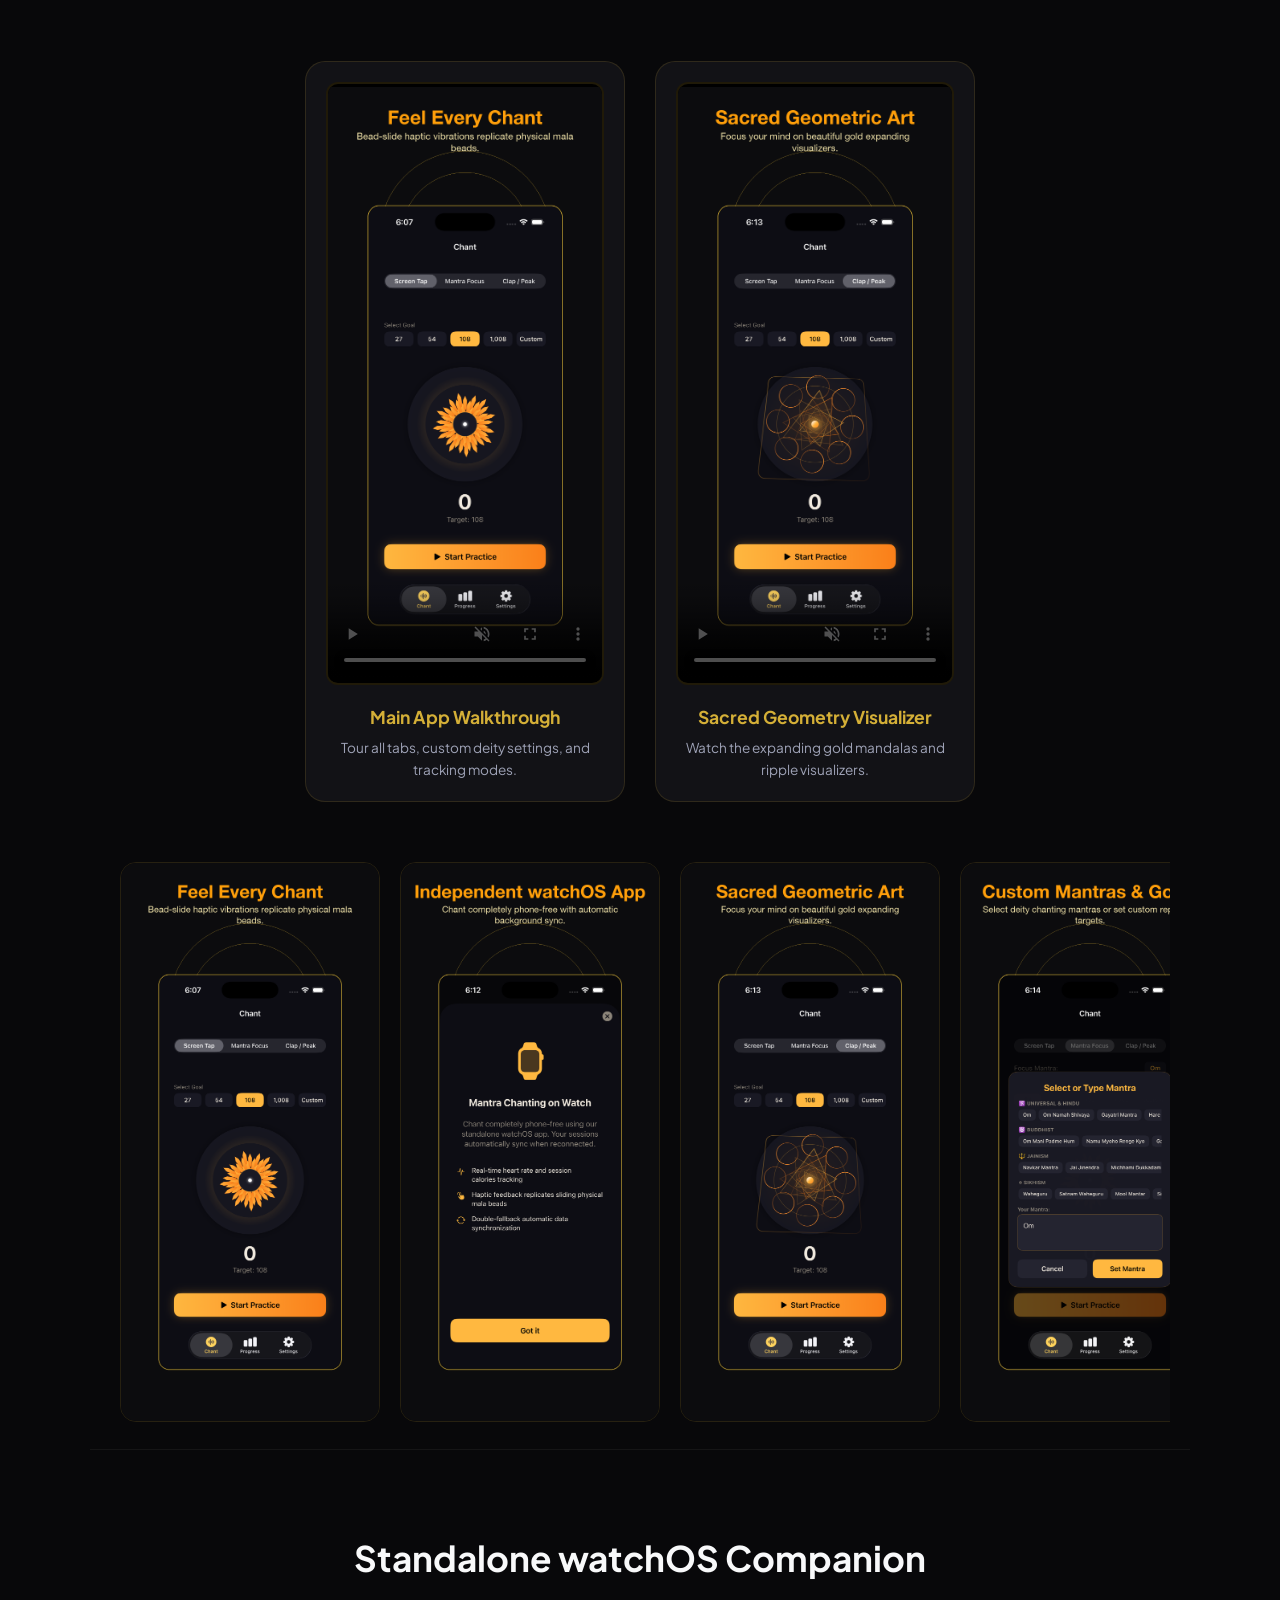
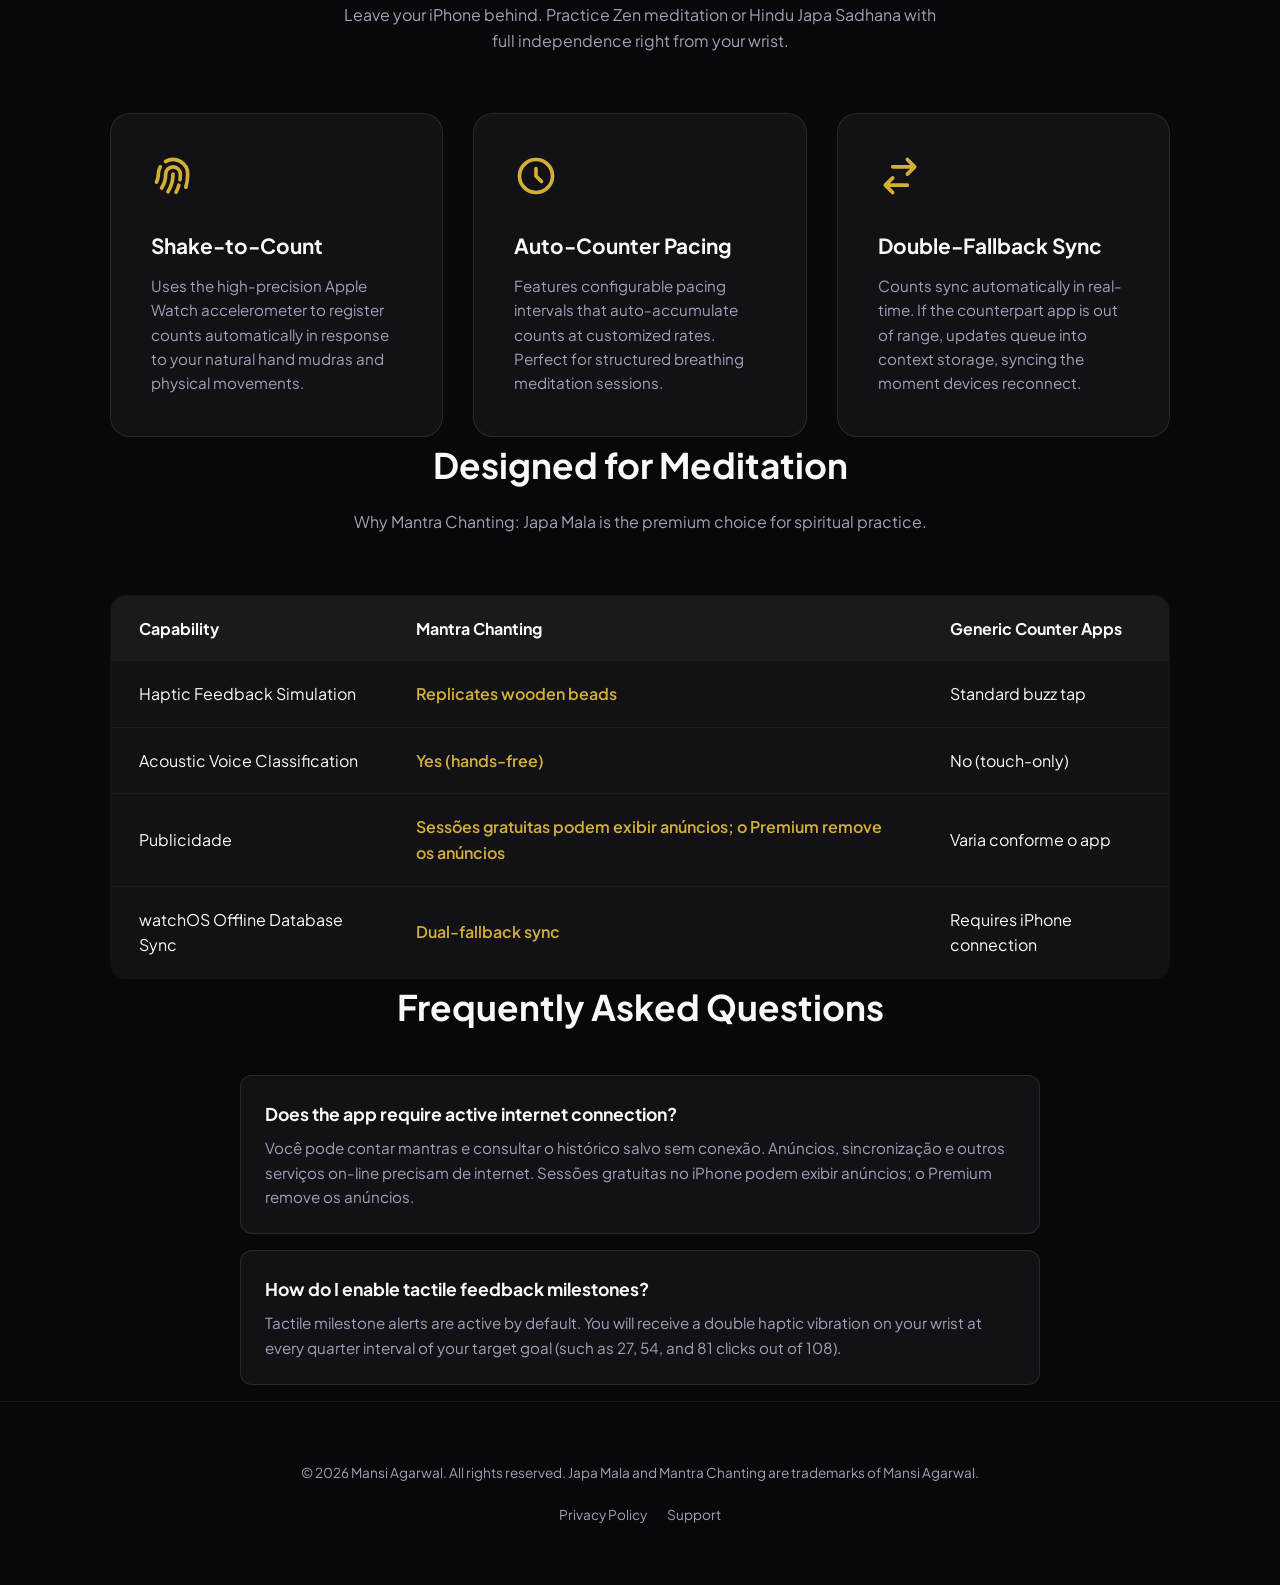
<file: pt/index.html>
<!DOCTYPE html>

<html lang="pt">
<head>
<meta content="themansigoel@gmail.com" name="author"/>
<meta charset="utf-8"/>
<meta content="width=device-width, initial-scale=1.0" name="viewport"/>
<meta content="app-id=6791468380" name="apple-itunes-app"/>
<!-- Search Engine Optimization (SEO) -->
<title>Japamala Digital - Terço: Contador de Contas e Oração para Apple Watch e iPhone</title>
<meta content="Japamala Digital e Terço para Apple Watch e iPhone. Contador de orações com resposta tátil háptica realista, contagem por voz e 100% sem anúncios." name="description"/>
<link href="https://themansigoel.github.io/mantra-chanting-web/pt/" rel="canonical"/>
<!-- Multi-locale Indexing Tags (GEO/SEO) -->
<link href="https://themansigoel.github.io/mantra-chanting-web/" hreflang="x-default" rel="alternate"/>
<link href="https://themansigoel.github.io/mantra-chanting-web/" hreflang="en" rel="alternate"/>
<link href="https://themansigoel.github.io/mantra-chanting-web/hi/" hreflang="hi" rel="alternate"/>
<link href="https://themansigoel.github.io/mantra-chanting-web/es/" hreflang="es" rel="alternate"/>
<link href="https://themansigoel.github.io/mantra-chanting-web/pt/" hreflang="pt" rel="alternate"/>
<link href="https://themansigoel.github.io/mantra-chanting-web/ja/" hreflang="ja" rel="alternate"/>
<!-- Open Graph / Facebook -->
<meta content="website" property="og:type"/>
<meta content="https://themansigoel.github.io/mantra-chanting-web" property="og:url"/>
<meta content="Mantra Chanting: Japa Mala — Chant Counter &amp; Meditation App" property="og:title"/>
<meta content="Japamala Digital e Terço para Apple Watch e iPhone. Contador de orações com resposta tátil háptica realista e contagem por voz." property="og:description"/>
<meta content="https://themansigoel.github.io/mantra-chanting-web/assets/app_icon.png" property="og:image"/>
<!-- Twitter -->
<meta content="summary_large_image" property="twitter:card"/>
<meta content="https://themansigoel.github.io/mantra-chanting-web" property="twitter:url"/>
<meta content="Mantra Chanting: Japa Mala — Chant Counter &amp; Meditation App" property="twitter:title"/>
<meta content="Japamala Digital e Terço para Apple Watch e iPhone. Contador de orações com resposta tátil háptica realista e contagem por voz." property="twitter:description"/>
<meta content="https://themansigoel.github.io/mantra-chanting-web/assets/app_icon.png" property="twitter:image"/>
<!-- Styles -->
<link href="../style.css" rel="stylesheet"/>
<!-- Fonts -->
<link href="https://fonts.googleapis.com" rel="preconnect"/>
<link crossorigin="" href="https://fonts.gstatic.com" rel="preconnect"/>
<link href="https://fonts.googleapis.com/css2?family=Playfair+Display:ital,wght@0,600;1,400&amp;family=Plus+Jakarta+Sans:wght@300;400;500;600;700;800&amp;display=swap" rel="stylesheet"/>
<!-- JSON-LD Structured Data for SEO / GEO / AEO -->
<script type="application/ld+json">{
  "@context": "https://schema.org",
  "@type": "SoftwareApplication",
  "name": "Mantra Chanting: Japa Mala",
  "inLanguage": "pt-BR",
  "operatingSystem": "iOS 16 or later, watchOS 9 or later",
  "applicationCategory": "HealthApplication",
  "softwareVersion": "1.5",
  "dateModified": "2026-09-01",
  "offers": {
    "@type": "Offer",
    "price": "0.00",
    "priceCurrency": "USD"
  },
  "description": "Japamala Digital e Contador de Orações para iPhone e Apple Watch com resposta tátil realista e contagem por voz sem usar as mãos.",
  "featureList": [
    "Vibração Tátil Autêntica: Sinta cada conta de madeira, cristal e semente no pulso e celular",
    "Canto por Voz com Viva-Voz: Reconhecimento de mantras em diversas línguas sagradas",
    "Cartão de Foco Dourado: Iluminação suave na tela para guiar momentos de paz e oração",
    "App Autônomo para Apple Watch: Pratique meditação e japa mala sem precisar do iPhone",
    "100% Privado e Sem Anúncios: Sem rastreamento e totalmente funcional offline"
  ],
  "downloadUrl": "https://apps.apple.com/app/mantra-chanting-japa-mala/id6791468380",
  "author": {
    "@type": "Organization",
    "name": "Sunshine Studios",
    "email": "themansigoel@gmail.com",
    "url": "https://themansigoel.github.io/"
  }
}</script>
<script type="application/ld+json">{
  "@context": "https://schema.org",
  "@type": "FAQPage",
  "mainEntity": [
    {
      "@type": "Question",
      "name": "Does the app require active internet connection?",
      "acceptedAnswer": {
        "@type": "Answer",
        "text": "Você pode contar mantras e consultar o histórico salvo sem conexão. Anúncios, sincronização e outros serviços on-line precisam de internet. Sessões gratuitas no iPhone podem exibir anúncios; o Premium remove os anúncios."
      }
    },
    {
      "@type": "Question",
      "name": "How do I enable tactile feedback milestones?",
      "acceptedAnswer": {
        "@type": "Answer",
        "text": "Tactile milestone alerts are active by default. You will receive a double haptic vibration on your wrist at every quarter interval of your target goal (such as 27, 54, and 81 clicks out of 108)."
      }
    }
  ]
}</script>
<link href="../site-polish.css" rel="stylesheet"/></head>
<body><a class="studio-skip" href="#main-content">Ir para o conteúdo</a>
<!-- Header Navigation -->
<header class="navbar">
<div class="nav-container">
<a class="logo-link" href="#">
<img alt="Mantra Chanting Logo" height="1024" src="../assets/app_icon.png" style="width: 32px; height: 32px; border-radius: 8px; border: 1px solid var(--border-color);" width="1024"/>
<span class="nav-brand">Mantra Chanting</span>
</a>
<details class="studio-menu" open=""><summary>Menu</summary><nav class="nav-links">
<a href="#features">Features</a>
<a href="#watch">Apple Watch</a>
<a href="#comparison">Compare</a>
<a href="#faq">FAQ</a>
<a href="../privacy.html">Privacy</a>
<a href="../contact.html">Support</a>
<a class="btn btn-primary" href="https://apps.apple.com/app/mantra-chanting-japa-mala/id6791468380" rel="noopener" target="_blank">Download</a>
</nav></details>
</div>
</header>
<!-- Main Content -->
<main id="main-content">
<!-- Hero Section -->
<section class="hero-section">
<div class="hero-bg-glow"></div>
<div class="container">
<img alt="Mantra Chanting App Icon" decoding="async" height="1024" loading="eager" src="../assets/app_icon.png" style="width: 96px; height: 96px; border-radius: 20px; border: 1px solid var(--border-color); margin-bottom: 24px; box-shadow: 0 8px 24px rgba(212, 175, 55, 0.15);" width="1024"/>
<br/>
<span class="badge">Versão 1.5 disponível</span>
<h1 class="hero-title">Protect Your Focus. <span class="highlight">Count Your Chants.</span> Deepen Your Practice.</h1>
<p class="hero-subtitle">The native iOS &amp; watchOS Japa Mala prayer bead simulator app with bead-slide haptic feedback, voice trigger recognition, and standalone offline sync.</p>
                <p class="hero-subtitle">A versão gratuita para iPhone pode exibir anúncios após cada sessão. O Premium remove os anúncios de todo o app.</p>
<div style="margin-bottom: 30px;">
<span class="rating-badge">Available on the App Store</span>
</div>
<a class="download-badge studio-store-link" href="https://apps.apple.com/app/mantra-chanting-japa-mala/id6791468380" rel="noopener" target="_blank">View on the App Store →</a>
</div>
</section>
<!-- Features Section -->
<section class="container" id="features">
<h2 class="section-title">Mindful Features</h2>
<p class="section-subtitle">Ditch the distractions. Keep perfect count of your spiritual repetitions without breaking focus.</p>
<div class="feature-grid">
<div class="feature-card">
<svg class="feature-icon" fill="none" stroke="currentColor" viewbox="0 0 24 24">
<circle cx="12" cy="12" r="9" stroke-width="2"></circle>
<circle cx="12" cy="12" r="3" stroke-width="2"></circle>
</svg>
<h3>Haptic Bead Simulator</h3>
<p>Screen Tap mode sends wood-like bead sliding tactile clicks to replicate physical prayer strings on your wrist or phone.</p>
</div>
<div class="feature-card">
<svg class="feature-icon" fill="none" stroke="currentColor" viewbox="0 0 24 24">
<path d="M19 11a7 7 0 01-7 7m0 0a7 7 0 01-7-7m7 7v4m0 0H8m4 0h4m-4-8a3 3 0 01-3-3V5a3 3 0 116 0v6a3 3 0 01-3 3z" stroke-linecap="round" stroke-linejoin="round" stroke-width="2"></path>
</svg>
<h3>Acoustic Chant Tracker</h3>
<p>Includes Clap / Peak and speech recognition Mantra Focus modes to listen, verify, and increment counts hands-free on your iPhone.</p>
</div>
<div class="feature-card">
<svg class="feature-icon" fill="none" stroke="currentColor" viewbox="0 0 24 24">
<path d="M9 19v-6a2 2 0 00-2-2H5a2 2 0 00-2 2v6a2 2 0 002 2h2a2 2 0 002-2zm0 0V9a2 2 0 012-2h2a2 2 0 012 2v10m-6 0a2 2 0 002 2h2a2 2 0 002-2m0 0V5a2 2 0 012-2h2a2 2 0 012 2v14a2 2 0 01-2 2h-2a2 2 0 01-2-2z" stroke-linecap="round" stroke-linejoin="round" stroke-width="2"></path>
</svg>
<h3>Standalone Watch App</h3>
<p>Offers phone-free count tracking via Wrist Motion (Shake) detection or automated pacing timers, syncing seamlessly back to your iPhone database.</p>
</div>
</div>
</section>
<!-- Media Preview Section -->
<section class="container" id="preview-gallery" style="border-top: 1px solid rgba(255, 255, 255, 0.05); padding-top: 80px;">
<h2 class="section-title">App Preview &amp; Screenshots</h2>
<p class="section-subtitle">Take a visual tour of the premium interface, smooth transitions, and geometric meditation animations.</p>
<!-- Video Players -->
<div class="video-showcase" style="display: flex; gap: 30px; justify-content: center; margin-bottom: 60px; flex-wrap: wrap;">
<div class="video-card" style="flex: 1; min-width: 280px; max-width: 320px; text-align: center; background: var(--surface-color); border: 1px solid var(--border-color); padding: 20px; border-radius: 20px;">
<video controls="" height="auto" muted="" playsinline="" poster="../assets/screenshots/01_feel_every_chant.png" preload="auto" style="border-radius: 12px; border: 2px solid var(--border-color); aspect-ratio: 886 / 1920; background: #000;" width="100%">
<source src="../assets/app_preview_draft.mp4" type="video/mp4"/>
                        Your browser does not support the video tag.
                    </video>
<h4 style="margin-top: 12px; font-size: 1.1rem; color: var(--zen-gold-solid);">Main App Walkthrough</h4>
<p style="font-size: 0.85rem; color: var(--text-secondary); margin-top: 6px;">Tour all tabs, custom deity settings, and tracking modes.</p>
</div>
<div class="video-card" style="flex: 1; min-width: 280px; max-width: 320px; text-align: center; background: var(--surface-color); border: 1px solid var(--border-color); padding: 20px; border-radius: 20px;">
<video controls="" height="auto" muted="" playsinline="" poster="../assets/screenshots/03_sacred_geometry_art.png" preload="auto" style="border-radius: 12px; border: 2px solid var(--border-color); aspect-ratio: 886 / 1920; background: #000;" width="100%">
<source src="../assets/app_preview_animation.mp4" type="video/mp4"/>
                        Your browser does not support the video tag.
                    </video>
<h4 style="margin-top: 12px; font-size: 1.1rem; color: var(--zen-gold-solid);">Sacred Geometry Visualizer</h4>
<p style="font-size: 0.85rem; color: var(--text-secondary); margin-top: 6px;">Watch the expanding gold mandalas and ripple visualizers.</p>
</div>
</div>
<!-- Screenshots Scroll -->
<div class="screenshot-gallery-wrapper" style="overflow-x: auto; padding-bottom: 20px; margin-top: 40px; scrollbar-width: thin; scrollbar-color: var(--border-color) transparent;">
<div class="screenshot-track" style="display: flex; gap: 20px; width: max-content; padding: 0 10px;">
<div class="screenshot-item" style="width: 260px;">
<img alt="Feel Every Chant Screen" decoding="async" height="2778" loading="lazy" src="../assets/screenshots/01_feel_every_chant.png" style="width: 100%; border-radius: 16px; border: 1px solid var(--border-color);" width="1284"/>
</div>
<div class="screenshot-item" style="width: 260px;">
<img alt="Apple Watch App Screen" decoding="async" height="2778" loading="lazy" src="../assets/screenshots/02_watch_companion.png" style="width: 100%; border-radius: 16px; border: 1px solid var(--border-color);" width="1284"/>
</div>
<div class="screenshot-item" style="width: 260px;">
<img alt="Sacred Geometry Art Screen" decoding="async" height="2778" loading="lazy" src="../assets/screenshots/03_sacred_geometry_art.png" style="width: 100%; border-radius: 16px; border: 1px solid var(--border-color);" width="1284"/>
</div>
<div class="screenshot-item" style="width: 260px;">
<img alt="Custom Mantras Screen" decoding="async" height="2778" loading="lazy" src="../assets/screenshots/04_custom_mantras.png" style="width: 100%; border-radius: 16px; border: 1px solid var(--border-color);" width="1284"/>
</div>
<div class="screenshot-item" style="width: 260px;">
<img alt="Daily Progress Logs Screen" decoding="async" height="2778" loading="lazy" src="../assets/screenshots/05_daily_progress_logs.png" style="width: 100%; border-radius: 16px; border: 1px solid var(--border-color);" width="1284"/>
</div>
<div class="screenshot-item" style="width: 260px;">
<img alt="Sound &amp; Vocal Counting Screen" decoding="async" height="2778" loading="lazy" src="../assets/screenshots/06_sound_vocal_counting.png" style="width: 100%; border-radius: 16px; border: 1px solid var(--border-color);" width="1284"/>
</div>
<div class="screenshot-item" style="width: 260px;">
<img alt="Progress Insights Screen" decoding="async" height="2778" loading="lazy" src="../assets/screenshots/08_progress_insights.png" style="width: 100%; border-radius: 16px; border: 1px solid var(--border-color);" width="1284"/>
</div>
</div>
</div>
</section>
<!-- Apple Watch App Section -->
<section class="container" id="watch" style="border-top: 1px solid rgba(255, 255, 255, 0.05); padding-top: 80px;">
<h2 class="section-title">Standalone watchOS Companion</h2>
<p class="section-subtitle">Leave your iPhone behind. Practice Zen meditation or Hindu Japa Sadhana with full independence right from your wrist.</p>
<div class="feature-grid">
<div class="feature-card">
<svg class="feature-icon" fill="none" stroke="currentColor" viewbox="0 0 24 24">
<path d="M12 11c0 3.517-1.009 6.799-2.753 9.571m-3.44-2.04l.054-.09A13.916 13.916 0 008 11a4 4 0 118 0c0 1.017-.07 2.019-.203 3m-2.118 6.844A21.88 21.88 0 0015.171 17m3.839 1.132c.645-2.266.99-4.659.99-7.132A8 8 0 008 4.07M3 15.364c.64-1.319 1-2.8 1-4.364 0-1.457.39-2.823 1.07-4" stroke-linecap="round" stroke-linejoin="round" stroke-width="2"></path>
</svg>
<h3>Shake-to-Count</h3>
<p>Uses the high-precision Apple Watch accelerometer to register counts automatically in response to your natural hand mudras and physical movements.</p>
</div>
<div class="feature-card">
<svg class="feature-icon" fill="none" stroke="currentColor" viewbox="0 0 24 24">
<path d="M12 8v4l3 3m6-3a9 9 0 11-18 0 9 9 0 0118 0z" stroke-linecap="round" stroke-linejoin="round" stroke-width="2"></path>
</svg>
<h3>Auto-Counter Pacing</h3>
<p>Features configurable pacing intervals that auto-accumulate counts at customized rates. Perfect for structured breathing meditation sessions.</p>
</div>
<div class="feature-card">
<svg class="feature-icon" fill="none" stroke="currentColor" viewbox="0 0 24 24">
<path d="M8 7h12m0 0l-4-4m4 4l-4 4m0 6H4m0 0l4 4m-4-4l4-4" stroke-linecap="round" stroke-linejoin="round" stroke-width="2"></path>
</svg>
<h3>Double-Fallback Sync</h3>
<p>Counts sync automatically in real-time. If the counterpart app is out of range, updates queue into context storage, syncing the moment devices reconnect.</p>
</div>
</div>
</section>
<section class="container" id="comparison">
<h2 class="section-title">Designed for Meditation</h2>
<p class="section-subtitle">Why Mantra Chanting: Japa Mala is the premium choice for spiritual practice.</p>
<table class="comparison-table">
<thead>
<tr>
<th>Capability</th>
<th>Mantra Chanting</th>
<th>Generic Counter Apps</th>
</tr>
</thead>
<tbody>
<tr>
<td>Haptic Feedback Simulation</td>
<td class="premium-option">Replicates wooden beads</td>
<td>Standard buzz tap</td>
</tr>
<tr>
<td>Acoustic Voice Classification</td>
<td class="premium-option">Yes (hands-free)</td>
<td>No (touch-only)</td>
</tr>
<tr>
<td>Publicidade</td>
<td class="premium-option">Sessões gratuitas podem exibir anúncios; o Premium remove os anúncios</td>
<td>Varia conforme o app</td>
</tr>
<tr>
<td>watchOS Offline Database Sync</td>
<td class="premium-option">Dual-fallback sync</td>
<td>Requires iPhone connection</td>
</tr>
</tbody>
</table>
</section>
<!-- FAQ Section -->
<section class="container" id="faq">
<h2 class="section-title">Frequently Asked Questions</h2>
<div class="faq-list">
<div class="faq-item">
<h3>Does the app require active internet connection?</h3>
<p>Você pode contar mantras e consultar o histórico salvo sem conexão. Anúncios, sincronização e outros serviços on-line precisam de internet. Sessões gratuitas no iPhone podem exibir anúncios; o Premium remove os anúncios.</p>
</div>
<div class="faq-item">
<h3>How do I enable tactile feedback milestones?</h3>
<p>Tactile milestone alerts are active by default. You will receive a double haptic vibration on your wrist at every quarter interval of your target goal (such as 27, 54, and 81 clicks out of 108).</p>
</div>
</div>
</section>
</main>
<!-- Footer -->
<footer>
<div class="container">
<p>© 2026 Mansi Agarwal. All rights reserved. Japa Mala and Mantra Chanting are trademarks of Mansi Agarwal.</p>
<div class="footer-links">
<a href="../privacy.html">Privacy Policy</a>
<a href="../contact.html">Support</a>
</div>
</div>
</footer>
<script defer="" src="../site-polish.js"></script></body>
</html>
</file>
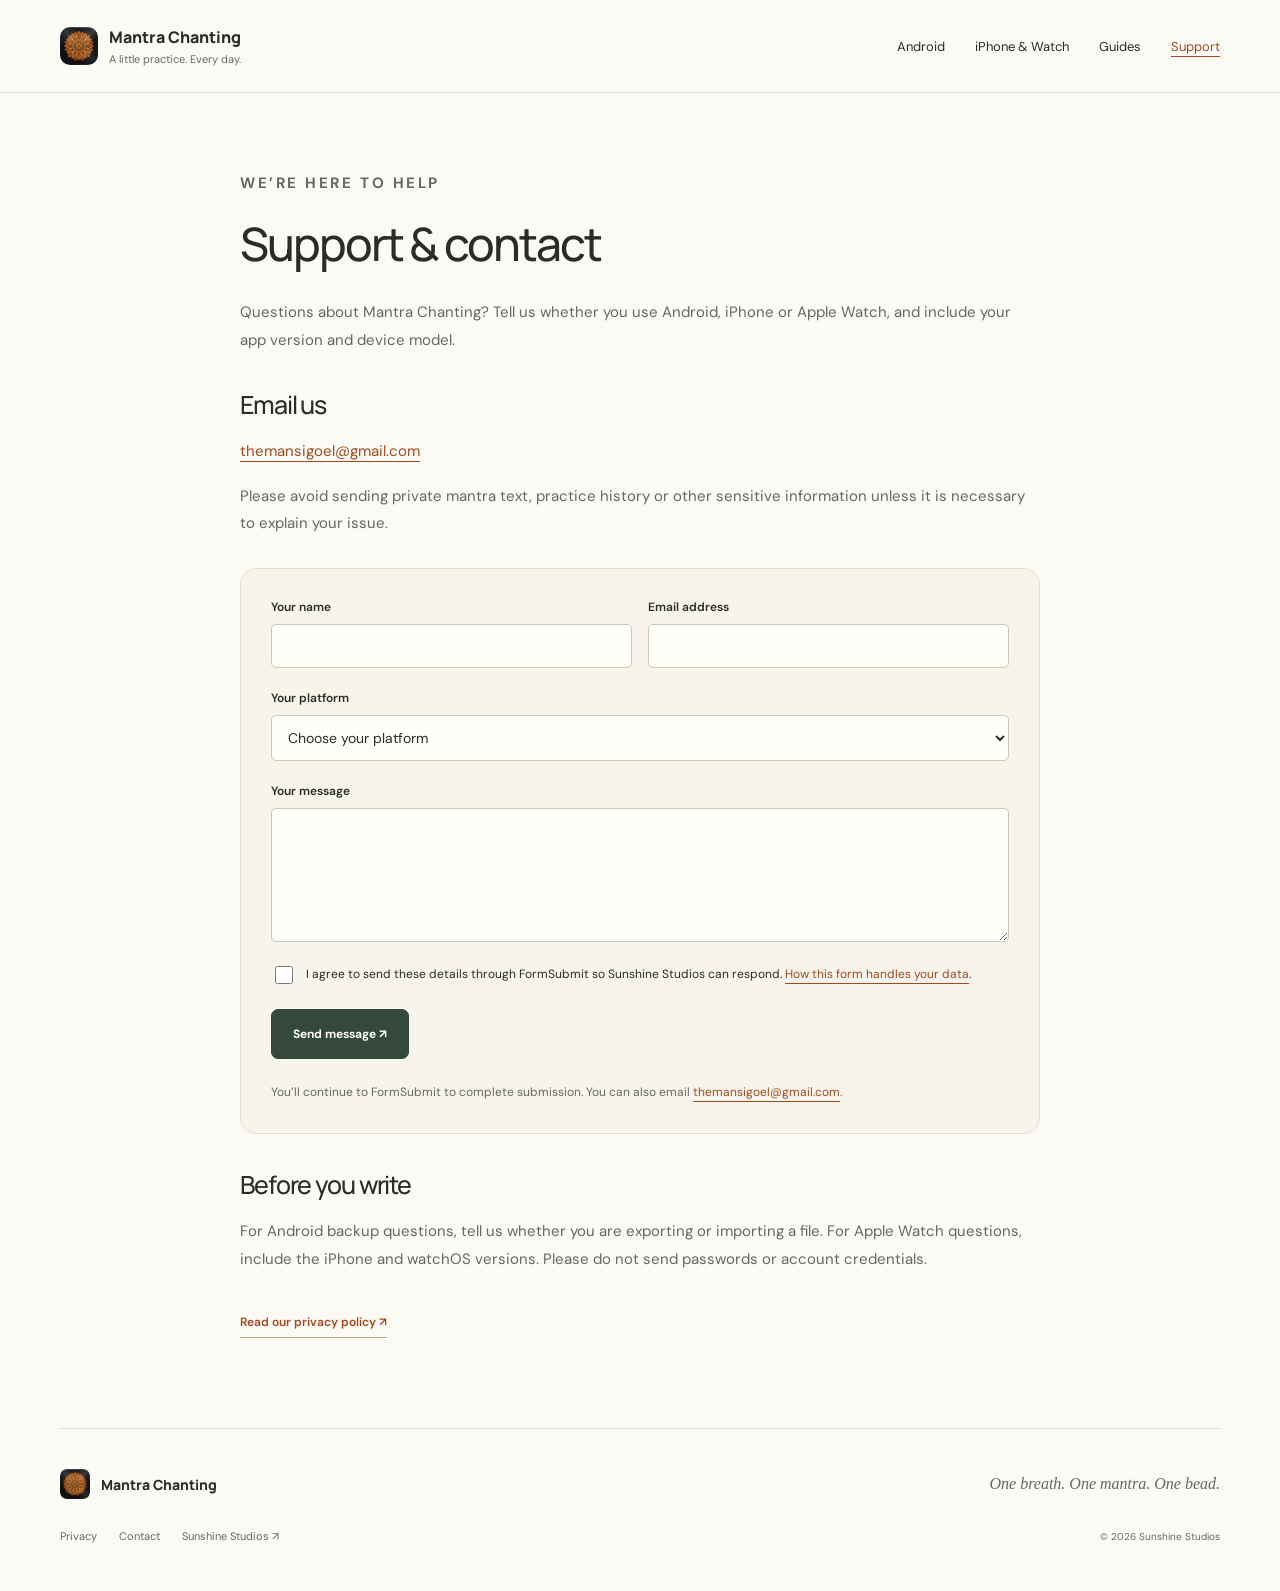
<file: contact.html>
<!doctype html><html lang="en"><head><meta charset="utf-8"><meta name="viewport" content="width=device-width, initial-scale=1"><meta name="color-scheme" content="light"><title>Support — Mantra Chanting</title><meta name="description" content="Get help with the Android, iPhone and Apple Watch editions of Mantra Chanting."><meta name="author" content="themansigoel@gmail.com"><meta name="p:domain_verify" content="b6d16b6ae4ff59e33f4691bc04bf511b"><link rel="canonical" href="https://themansigoel.github.io/mantra-chanting-web/contact.html"><meta property="og:type" content="website"><meta property="og:title" content="Support — Mantra Chanting"><meta property="og:description" content="Get help with the Android, iPhone and Apple Watch editions of Mantra Chanting."><meta property="og:url" content="https://themansigoel.github.io/mantra-chanting-web/contact.html"><meta property="og:image" content="https://themansigoel.github.io/mantra-chanting-web/assets/app_icon.png"><meta name="twitter:card" content="summary"><link rel="icon" href="assets/app_icon.png"><link rel="stylesheet" href="light.css?v=20261028"><link rel="preconnect" href="https://fonts.googleapis.com"><link rel="preconnect" href="https://fonts.gstatic.com" crossorigin><link href="https://fonts.googleapis.com/css2?family=DM+Sans:wght@400;500;600;700&amp;family=Manrope:wght@400;500;600;700;800&amp;display=swap" rel="stylesheet"></head><body><a class="skip" href="#main-content">Skip to content</a><header class="header"><div class="wrap nav"><a class="brand" href="index.html"><img src="assets/app_icon.png" alt="" width="38" height="38"><span>Mantra Chanting<span class="brand-note">A little practice. Every day.</span></span></a><nav aria-label="Main navigation"><a href="android/">Android</a><a href="ios/">iPhone & Watch</a><a href="guides/">Guides</a><a href="contact.html" aria-current="page">Support</a></nav></div></header><main id="main-content"><div class="reading wrap"><p class="eyebrow">WE’RE HERE TO HELP</p><h1>Support & contact</h1><p>Questions about Mantra Chanting? Tell us whether you use Android, iPhone or Apple Watch, and include your app version and device model.</p><h2>Email us</h2><p><a href="mailto:themansigoel@gmail.com?subject=Mantra%20Chanting%20Support">themansigoel@gmail.com</a></p><p>Please avoid sending private mantra text, practice history or other sensitive information unless it is necessary to explain your issue.</p><form action="https://formsubmit.co/themansigoel@gmail.com" method="POST" class="contact-form"><input type="hidden" name="_subject" value="Mantra Chanting support enquiry"><input type="hidden" name="_template" value="table"><input type="text" name="_honey" class="honeypot" tabindex="-1" autocomplete="off" aria-hidden="true"><div class="form-row"><label>Your name<input name="name" autocomplete="name" maxlength="100" required></label><label>Email address<input name="email" type="email" autocomplete="email" maxlength="254" required></label></div><label>Your platform<select name="app" required><option value="">Choose your platform</option><option>Android</option><option>iPhone</option><option>Apple Watch</option><option>Website or other question</option></select></label><label>Your message<textarea name="message" rows="6" minlength="10" maxlength="4000" required></textarea></label><label class="consent"><input type="checkbox" name="privacy_consent" value="accepted" required><span>I agree to send these details through FormSubmit so Sunshine Studios can respond. <a href="privacy.html#contact-data">How this form handles your data</a>.</span></label><button class="button primary" type="submit">Send message ↗</button><p class="form-note">You’ll continue to FormSubmit to complete submission. You can also email <a href="mailto:themansigoel@gmail.com">themansigoel@gmail.com</a>.</p></form><h2>Before you write</h2><p>For Android backup questions, tell us whether you are exporting or importing a file. For Apple Watch questions, include the iPhone and watchOS versions. Please do not send passwords or account credentials.</p><a class="text-link" href="privacy.html">Read our privacy policy ↗</a></div></main><footer class="footer wrap"><a class="brand" href="index.html"><img src="assets/app_icon.png" alt="" width="32" height="32"><span>Mantra Chanting</span></a><p>One breath. One mantra. One bead.</p><div><a href="privacy.html">Privacy</a><a href="contact.html">Contact</a><a href="https://themansigoel.github.io/">Sunshine Studios ↗</a></div><small>© 2026 Sunshine Studios</small></footer><script src="light.js" defer></script></body></html>
</file>
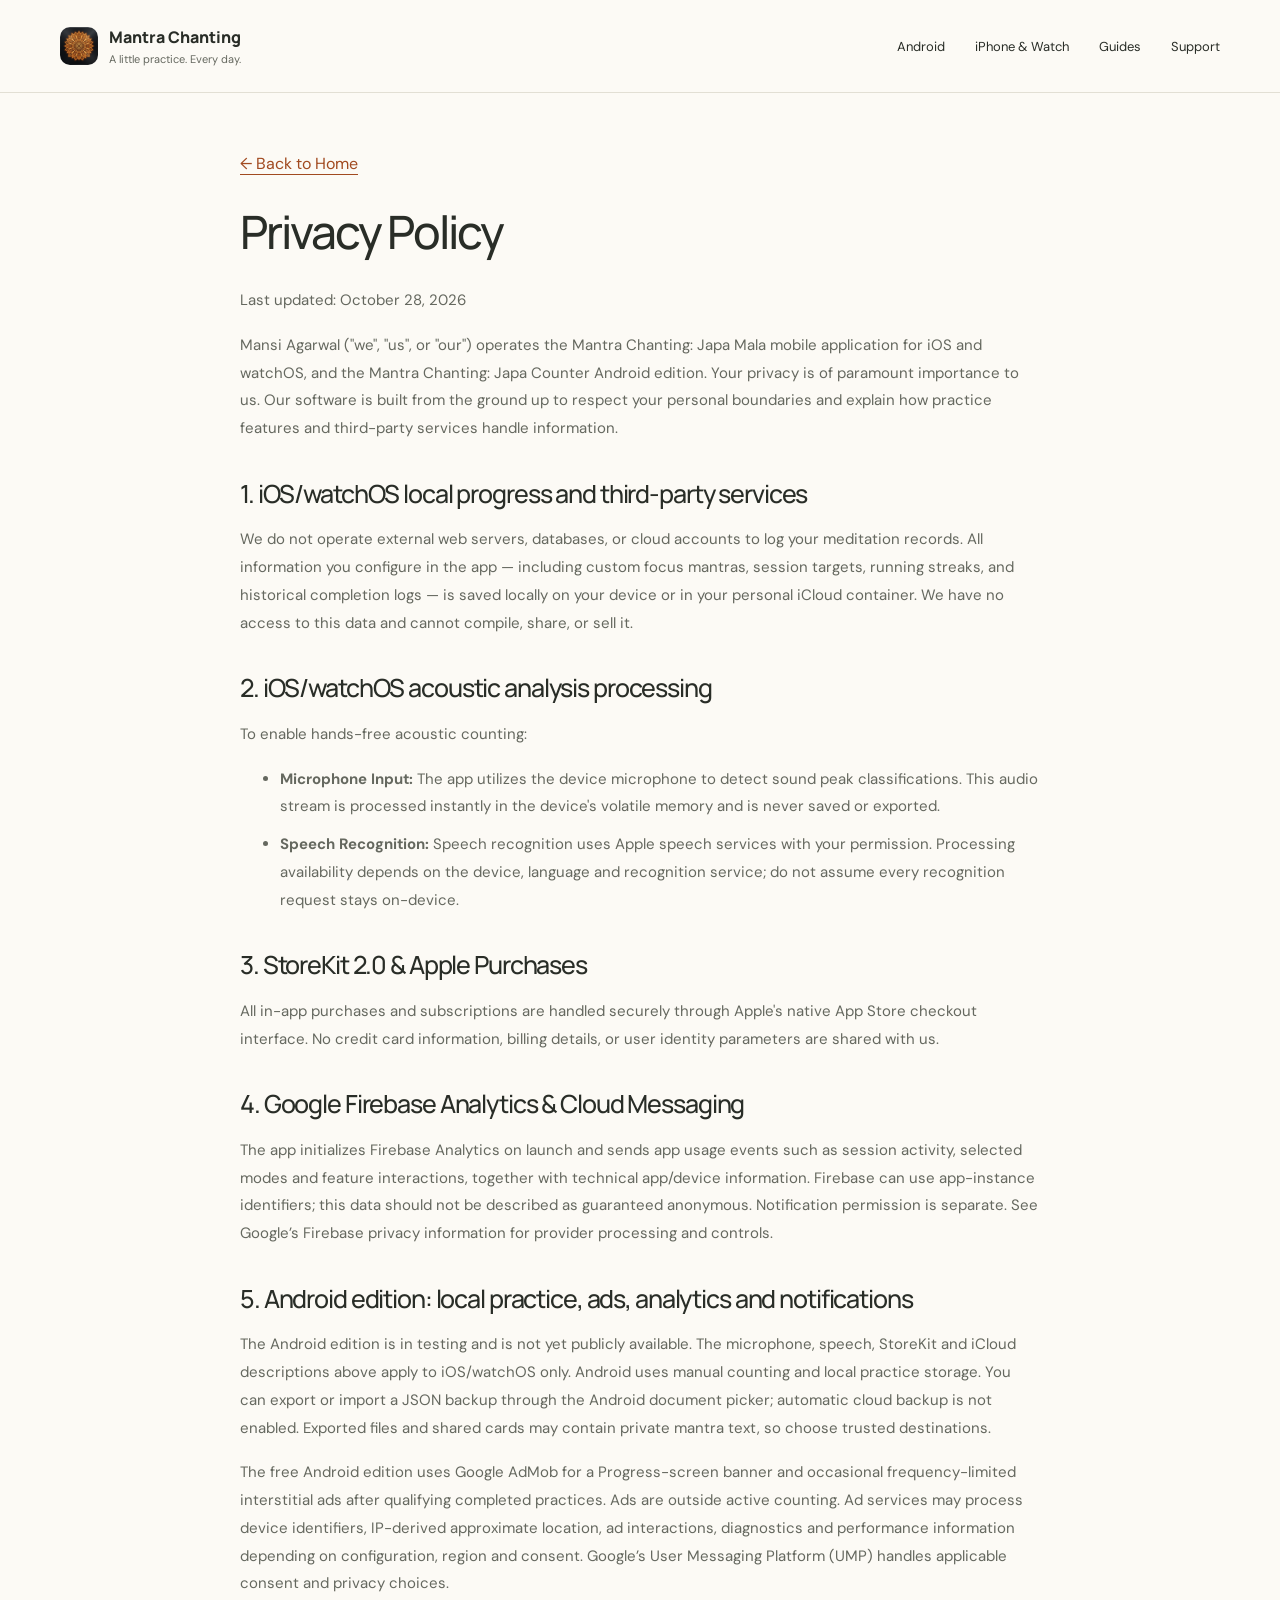
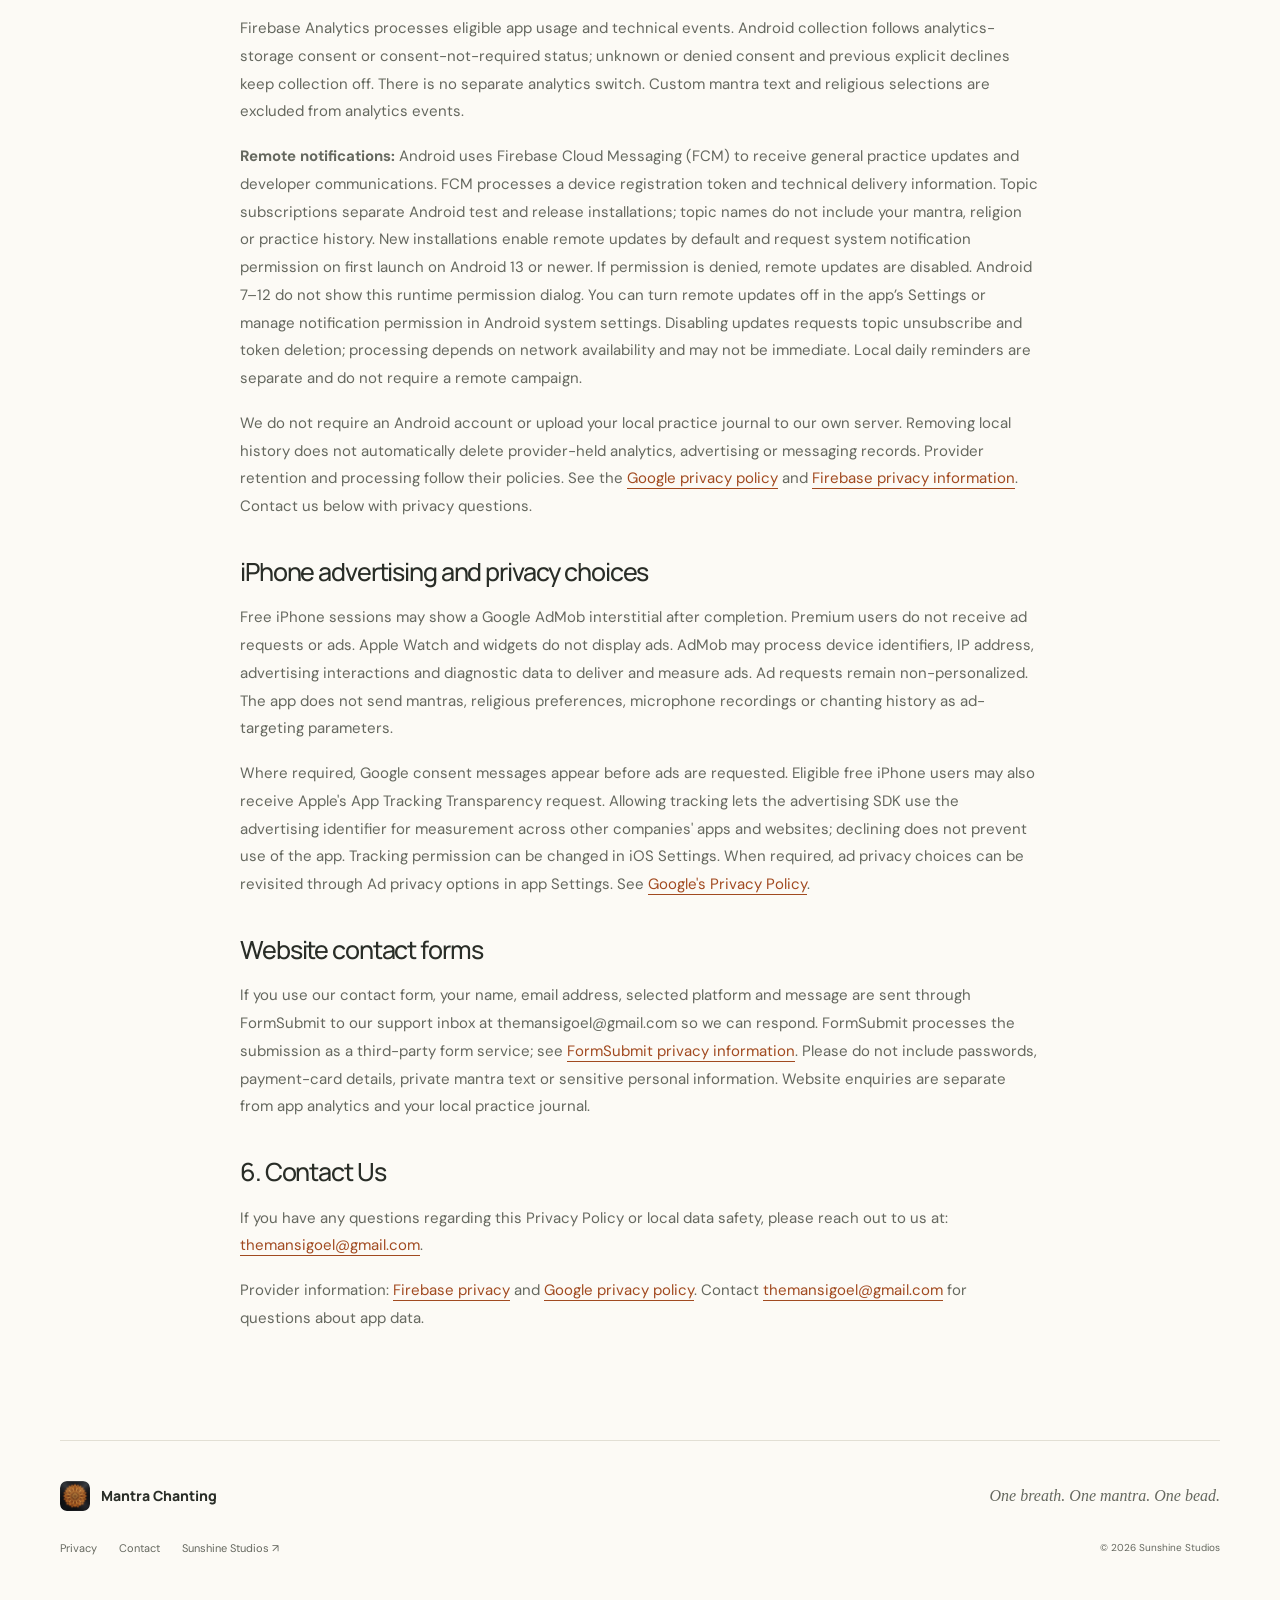
<file: privacy.html>
<!doctype html><html lang="en"><head><meta charset="utf-8"><meta name="viewport" content="width=device-width, initial-scale=1"><meta name="color-scheme" content="light"><title>Privacy — Mantra Chanting for Android & iOS</title><meta name="description" content="Platform-specific privacy information for Mantra Chanting on Android, iPhone and Apple Watch."><meta name="author" content="themansigoel@gmail.com"><meta name="p:domain_verify" content="b6d16b6ae4ff59e33f4691bc04bf511b"><link rel="canonical" href="https://themansigoel.github.io/mantra-chanting-web/privacy.html"><meta property="og:type" content="website"><meta property="og:title" content="Privacy — Mantra Chanting for Android & iOS"><meta property="og:description" content="Platform-specific privacy information for Mantra Chanting on Android, iPhone and Apple Watch."><meta property="og:url" content="https://themansigoel.github.io/mantra-chanting-web/privacy.html"><meta property="og:image" content="https://themansigoel.github.io/mantra-chanting-web/assets/app_icon.png"><meta name="twitter:card" content="summary"><link rel="icon" href="assets/app_icon.png"><link rel="stylesheet" href="light.css?v=20261028"><link rel="preconnect" href="https://fonts.googleapis.com"><link rel="preconnect" href="https://fonts.gstatic.com" crossorigin><link href="https://fonts.googleapis.com/css2?family=DM+Sans:wght@400;500;600;700&amp;family=Manrope:wght@400;500;600;700;800&amp;display=swap" rel="stylesheet"></head><body><a class="skip" href="#main-content">Skip to content</a><header class="header"><div class="wrap nav"><a class="brand" href="index.html"><img src="assets/app_icon.png" alt="" width="38" height="38"><span>Mantra Chanting<span class="brand-note">A little practice. Every day.</span></span></a><nav aria-label="Main navigation"><a href="android/">Android</a><a href="ios/">iPhone & Watch</a><a href="guides/">Guides</a><a href="contact.html">Support</a></nav></div></header><main id="main-content"><div class="reading wrap">
<a class="back-link" href="index.html">← Back to Home</a>
<h1>Privacy Policy</h1>
<p>Last updated: October 28, 2026</p>
<p>Mansi Agarwal ("we", "us", or "our") operates the Mantra Chanting: Japa Mala mobile application for iOS and watchOS, and the Mantra Chanting: Japa Counter Android edition. Your privacy is of paramount importance to us. Our software is built from the ground up to respect your personal boundaries and explain how practice features and third-party services handle information.</p>
<h2>1. iOS/watchOS local progress and third-party services</h2>
<p>We do not operate external web servers, databases, or cloud accounts to log your meditation records. All information you configure in the app — including custom focus mantras, session targets, running streaks, and historical completion logs — is saved locally on your device or in your personal iCloud container. We have no access to this data and cannot compile, share, or sell it.</p>
<h2>2. iOS/watchOS acoustic analysis processing</h2>
<p>To enable hands-free acoustic counting:</p>
<ul>
<li><strong>Microphone Input:</strong> The app utilizes the device microphone to detect sound peak classifications. This audio stream is processed instantly in the device's volatile memory and is never saved or exported.</li>
<li><strong>Speech Recognition:</strong> Speech recognition uses Apple speech services with your permission. Processing availability depends on the device, language and recognition service; do not assume every recognition request stays on-device.</li>
</ul>
<h2>3. StoreKit 2.0 &amp; Apple Purchases</h2>
<p>All in-app purchases and subscriptions are handled securely through Apple's native App Store checkout interface. No credit card information, billing details, or user identity parameters are shared with us.</p>
<h2>4. Google Firebase Analytics &amp; Cloud Messaging</h2>
<p>The app initializes Firebase Analytics on launch and sends app usage events such as session activity, selected modes and feature interactions, together with technical app/device information. Firebase can use app-instance identifiers; this data should not be described as guaranteed anonymous. Notification permission is separate. See Google’s Firebase privacy information for provider processing and controls.</p>
<h2 id="android">5. Android edition: local practice, ads, analytics and notifications</h2>
<p>The Android edition is in testing and is not yet publicly available. The microphone, speech, StoreKit and iCloud descriptions above apply to iOS/watchOS only. Android uses manual counting and local practice storage. You can export or import a JSON backup through the Android document picker; automatic cloud backup is not enabled. Exported files and shared cards may contain private mantra text, so choose trusted destinations.</p>
<p>The free Android edition uses Google AdMob for a Progress-screen banner and occasional frequency-limited interstitial ads after qualifying completed practices. Ads are outside active counting. Ad services may process device identifiers, IP-derived approximate location, ad interactions, diagnostics and performance information depending on configuration, region and consent. Google’s User Messaging Platform (UMP) handles applicable consent and privacy choices.</p>
<p>Firebase Analytics processes eligible app usage and technical events. Android collection follows analytics-storage consent or consent-not-required status; unknown or denied consent and previous explicit declines keep collection off. There is no separate analytics switch. Custom mantra text and religious selections are excluded from analytics events.</p>
<p><strong>Remote notifications:</strong> Android uses Firebase Cloud Messaging (FCM) to receive general practice updates and developer communications. FCM processes a device registration token and technical delivery information. Topic subscriptions separate Android test and release installations; topic names do not include your mantra, religion or practice history. New installations enable remote updates by default and request system notification permission on first launch on Android 13 or newer. If permission is denied, remote updates are disabled. Android 7–12 do not show this runtime permission dialog. You can turn remote updates off in the app’s Settings or manage notification permission in Android system settings. Disabling updates requests topic unsubscribe and token deletion; processing depends on network availability and may not be immediate. Local daily reminders are separate and do not require a remote campaign.</p>
<p>We do not require an Android account or upload your local practice journal to our own server. Removing local history does not automatically delete provider-held analytics, advertising or messaging records. Provider retention and processing follow their policies. See the <a href="https://policies.google.com/privacy">Google privacy policy</a> and <a href="https://firebase.google.com/support/privacy">Firebase privacy information</a>. Contact us below with privacy questions.</p>
<h2>iPhone advertising and privacy choices</h2>
        <p>Free iPhone sessions may show a Google AdMob interstitial after completion. Premium users do not receive ad requests or ads. Apple Watch and widgets do not display ads. AdMob may process device identifiers, IP address, advertising interactions and diagnostic data to deliver and measure ads. Ad requests remain non-personalized. The app does not send mantras, religious preferences, microphone recordings or chanting history as ad-targeting parameters.</p>
        <p>Where required, Google consent messages appear before ads are requested. Eligible free iPhone users may also receive Apple's App Tracking Transparency request. Allowing tracking lets the advertising SDK use the advertising identifier for measurement across other companies' apps and websites; declining does not prevent use of the app. Tracking permission can be changed in iOS Settings. When required, ad privacy choices can be revisited through Ad privacy options in app Settings. See <a href="https://policies.google.com/privacy">Google's Privacy Policy</a>.</p>
<h2 id="contact-data">Website contact forms</h2><p>If you use our contact form, your name, email address, selected platform and message are sent through FormSubmit to our support inbox at themansigoel@gmail.com so we can respond. FormSubmit processes the submission as a third-party form service; see <a href="https://formsubmit.co/privacy.pdf">FormSubmit privacy information</a>. Please do not include passwords, payment-card details, private mantra text or sensitive personal information. Website enquiries are separate from app analytics and your local practice journal.</p><h2>6. Contact Us</h2>
<p>If you have any questions regarding this Privacy Policy or local data safety, please reach out to us at: <a href="mailto:themansigoel@gmail.com">themansigoel@gmail.com</a>.</p>
<p>Provider information: <a href="https://firebase.google.com/support/privacy">Firebase privacy</a> and <a href="https://policies.google.com/privacy">Google privacy policy</a>. Contact <a href="mailto:themansigoel@gmail.com">themansigoel@gmail.com</a> for questions about app data.</p></div></main><footer class="footer wrap"><a class="brand" href="index.html"><img src="assets/app_icon.png" alt="" width="32" height="32"><span>Mantra Chanting</span></a><p>One breath. One mantra. One bead.</p><div><a href="privacy.html">Privacy</a><a href="contact.html">Contact</a><a href="https://themansigoel.github.io/">Sunshine Studios ↗</a></div><small>© 2026 Sunshine Studios</small></footer><script src="light.js" defer></script></body></html>
</file>
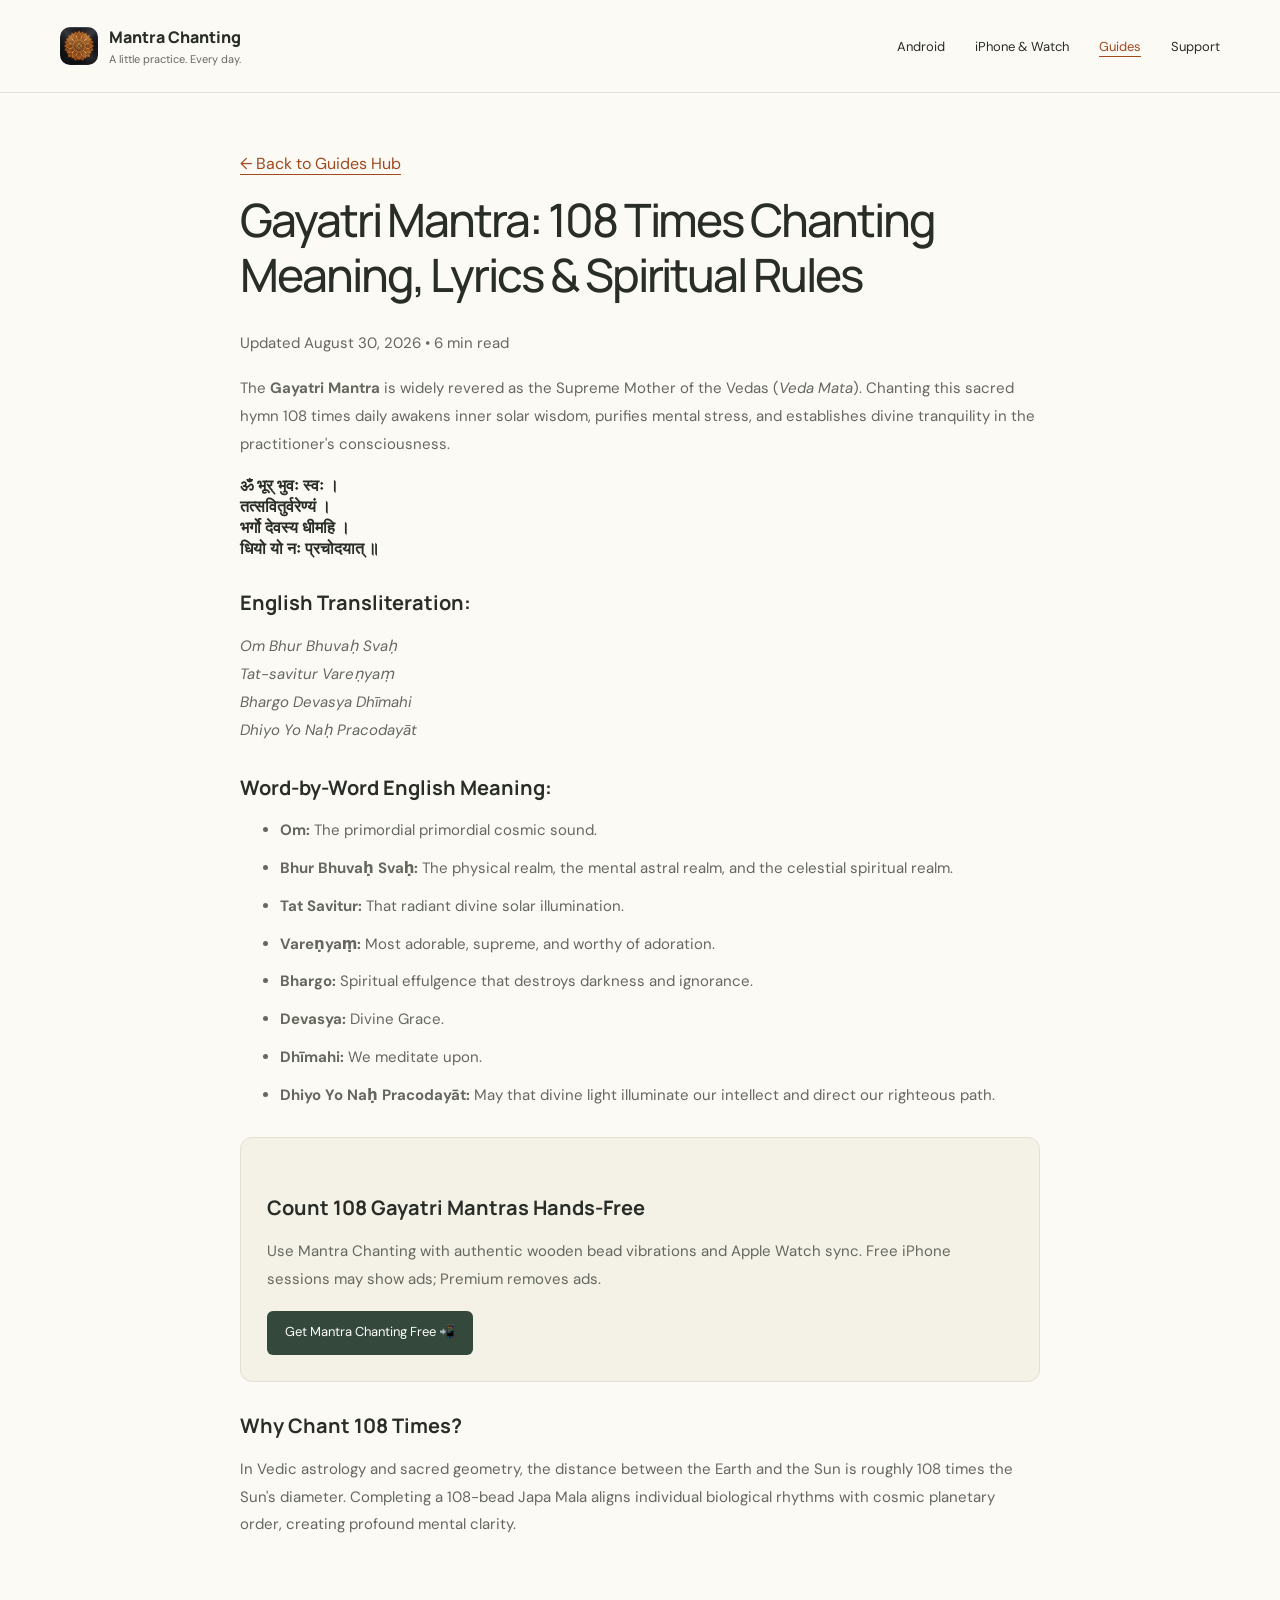
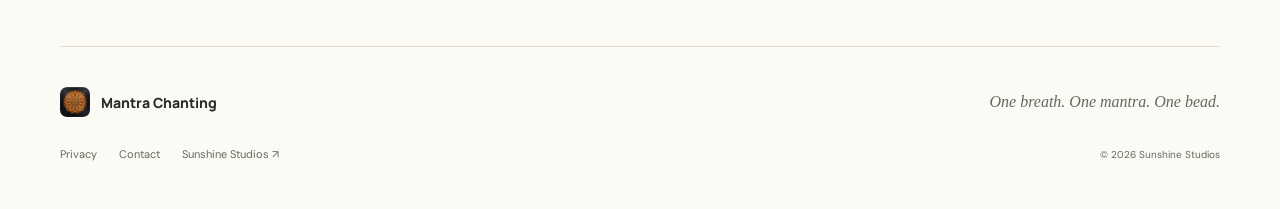
<file: guides/gayatri-mantra-108-times.html>
<!doctype html><html lang="en"><head><meta charset="utf-8"><meta name="viewport" content="width=device-width, initial-scale=1"><meta name="color-scheme" content="light"><title>Gayatri Mantra 108 Times: Lyrics, Meaning, Benefits & Chanting Rules</title><meta name="description" content="Complete guide to chanting the Gayatri Mantra 108 times daily. Sanskrit text, English meaning, pronunciation audio rules, and digital japa counting tips."><meta name="author" content="themansigoel@gmail.com"><meta name="p:domain_verify" content="b6d16b6ae4ff59e33f4691bc04bf511b"><link rel="canonical" href="https://themansigoel.github.io/mantra-chanting-web/guides/gayatri-mantra-108-times.html"><meta property="og:type" content="website"><meta property="og:title" content="Gayatri Mantra 108 Times: Lyrics, Meaning, Benefits & Chanting Rules"><meta property="og:description" content="Complete guide to chanting the Gayatri Mantra 108 times daily. Sanskrit text, English meaning, pronunciation audio rules, and digital japa counting tips."><meta property="og:url" content="https://themansigoel.github.io/mantra-chanting-web/guides/gayatri-mantra-108-times.html"><meta property="og:image" content="https://themansigoel.github.io/mantra-chanting-web/assets/app_icon.png"><meta name="twitter:card" content="summary"><link rel="icon" href="../assets/app_icon.png"><link rel="stylesheet" href="../light.css?v=20261028"><link rel="preconnect" href="https://fonts.googleapis.com"><link rel="preconnect" href="https://fonts.gstatic.com" crossorigin><link href="https://fonts.googleapis.com/css2?family=DM+Sans:wght@400;500;600;700&amp;family=Manrope:wght@400;500;600;700;800&amp;display=swap" rel="stylesheet"></head><body><a class="skip" href="#main-content">Skip to content</a><header class="header"><div class="wrap nav"><a class="brand" href="../index.html"><img src="../assets/app_icon.png" alt="" width="38" height="38"><span>Mantra Chanting<span class="brand-note">A little practice. Every day.</span></span></a><nav aria-label="Main navigation"><a href="../android/">Android</a><a href="../ios/">iPhone & Watch</a><a href="../guides/" aria-current="page">Guides</a><a href="../contact.html">Support</a></nav></div></header><main id="main-content"><div class="reading wrap">
<div class="article-container">
<a href="index.html">← Back to Guides Hub</a>
<h1>Gayatri Mantra: 108 Times Chanting Meaning, Lyrics &amp; Spiritual Rules</h1>
<p>Updated August 30, 2026 • 6 min read</p>
<p>The <strong>Gayatri Mantra</strong> is widely revered as the Supreme Mother of the Vedas (<em>Veda Mata</em>). Chanting this sacred hymn 108 times daily awakens inner solar wisdom, purifies mental stress, and establishes divine tranquility in the practitioner's consciousness.</p>
<div class="sanskrit-box">
<strong>ॐ भूर् भुवः स्वः ।<br/>
            तत्सवितुर्वरेण्यं ।<br/>
            भर्गो देवस्य धीमहि ।<br/>
            धियो यो नः प्रचोदयात् ॥</strong>
</div>
<h3>English Transliteration:</h3>
<p><em>Om Bhur Bhuvaḥ Svaḥ<br/>
        Tat-savitur Vareṇyaṃ<br/>
        Bhargo Devasya Dhīmahi<br/>
        Dhiyo Yo Naḥ Pracodayāt</em></p>
<h3>Word-by-Word English Meaning:</h3>
<ul>
<li><strong>Om:</strong> The primordial primordial cosmic sound.</li>
<li><strong>Bhur Bhuvaḥ Svaḥ:</strong> The physical realm, the mental astral realm, and the celestial spiritual realm.</li>
<li><strong>Tat Savitur:</strong> That radiant divine solar illumination.</li>
<li><strong>Vareṇyaṃ:</strong> Most adorable, supreme, and worthy of adoration.</li>
<li><strong>Bhargo:</strong> Spiritual effulgence that destroys darkness and ignorance.</li>
<li><strong>Devasya:</strong> Divine Grace.</li>
<li><strong>Dhīmahi:</strong> We meditate upon.</li>
<li><strong>Dhiyo Yo Naḥ Pracodayāt:</strong> May that divine light illuminate our intellect and direct our righteous path.</li>
</ul>
<div class="sticky-cta">
<h3>Count 108 Gayatri Mantras Hands-Free</h3>
<p>Use Mantra Chanting with authentic wooden bead vibrations and Apple Watch sync. Free iPhone sessions may show ads; Premium removes ads.</p>
<a class="btn-download" href="https://apps.apple.com/app/mantra-chanting-japa-mala/id6791468380">Get Mantra Chanting Free 📲</a>
</div>
<h3>Why Chant 108 Times?</h3>
<p>In Vedic astrology and sacred geometry, the distance between the Earth and the Sun is roughly 108 times the Sun's diameter. Completing a 108-bead Japa Mala aligns individual biological rhythms with cosmic planetary order, creating profound mental clarity.</p>
</div>
</div></main><footer class="footer wrap"><a class="brand" href="../index.html"><img src="../assets/app_icon.png" alt="" width="32" height="32"><span>Mantra Chanting</span></a><p>One breath. One mantra. One bead.</p><div><a href="../privacy.html">Privacy</a><a href="../contact.html">Contact</a><a href="https://themansigoel.github.io/">Sunshine Studios ↗</a></div><small>© 2026 Sunshine Studios</small></footer><script src="../light.js" defer></script></body></html>
</file>
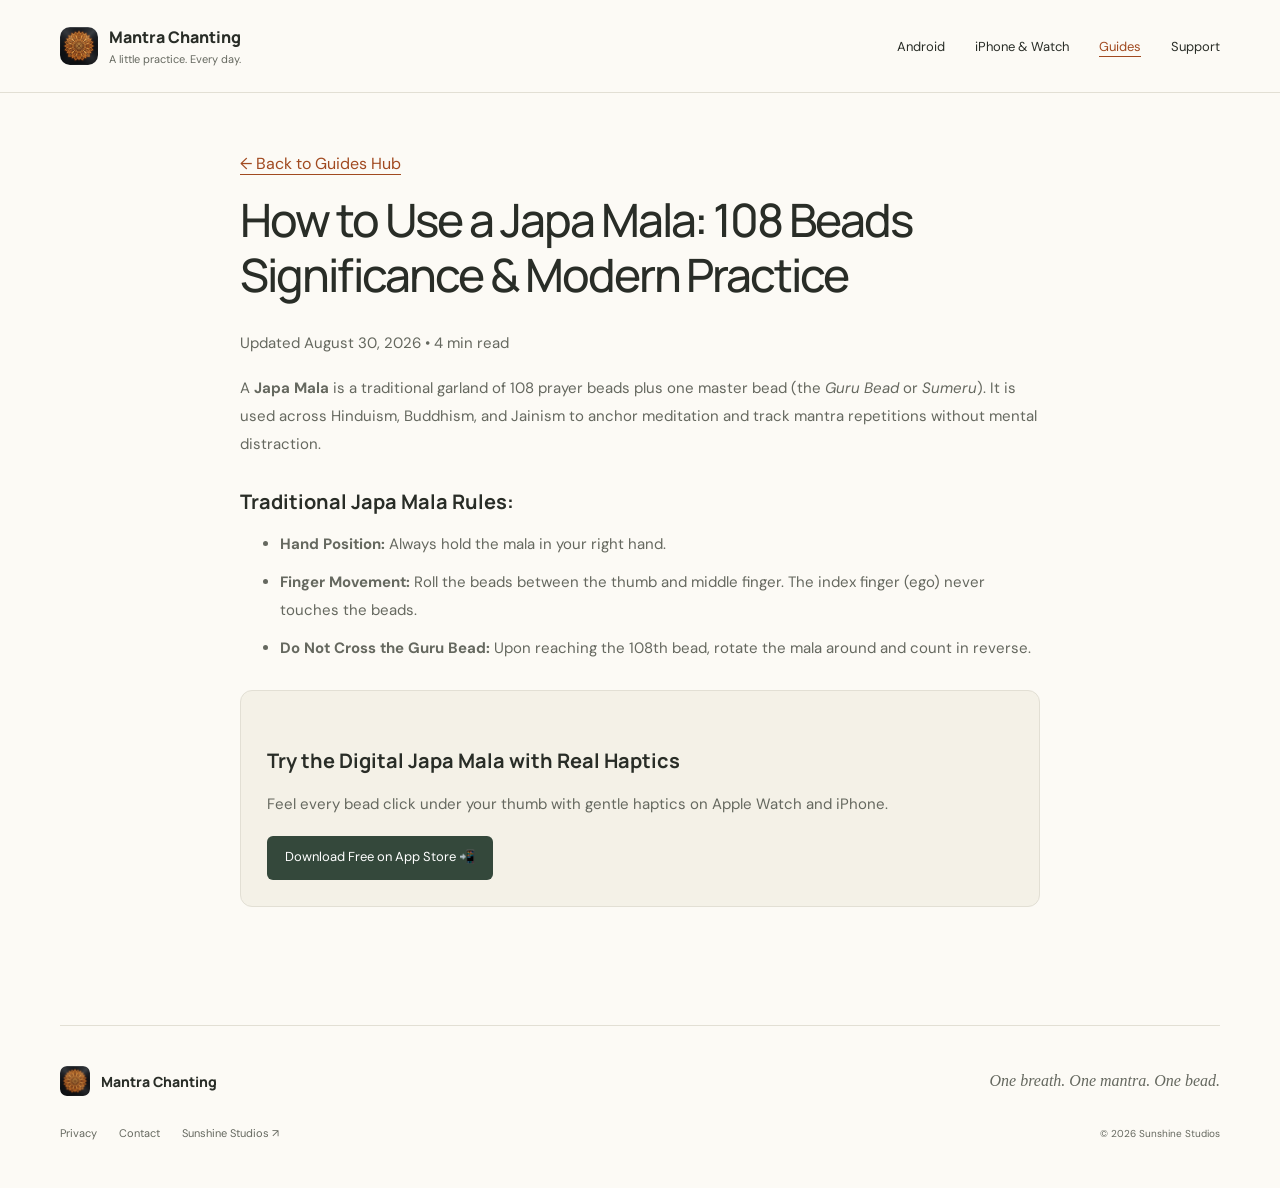
<file: guides/how-to-use-japa-mala-counter.html>
<!doctype html><html lang="en"><head><meta charset="utf-8"><meta name="viewport" content="width=device-width, initial-scale=1"><meta name="color-scheme" content="light"><title>How to Use a Japa Mala: 108 Beads Significance & Digital Counter Tips</title><meta name="description" content="Learn the spiritual technique of using a 108 Japa Mala. Finger positioning, Sumeru bead rules, and how digital Apple Watch haptics enhance practice."><meta name="author" content="themansigoel@gmail.com"><meta name="p:domain_verify" content="b6d16b6ae4ff59e33f4691bc04bf511b"><link rel="canonical" href="https://themansigoel.github.io/mantra-chanting-web/guides/how-to-use-japa-mala-counter.html"><meta property="og:type" content="website"><meta property="og:title" content="How to Use a Japa Mala: 108 Beads Significance & Digital Counter Tips"><meta property="og:description" content="Learn the spiritual technique of using a 108 Japa Mala. Finger positioning, Sumeru bead rules, and how digital Apple Watch haptics enhance practice."><meta property="og:url" content="https://themansigoel.github.io/mantra-chanting-web/guides/how-to-use-japa-mala-counter.html"><meta property="og:image" content="https://themansigoel.github.io/mantra-chanting-web/assets/app_icon.png"><meta name="twitter:card" content="summary"><link rel="icon" href="../assets/app_icon.png"><link rel="stylesheet" href="../light.css?v=20261028"><link rel="preconnect" href="https://fonts.googleapis.com"><link rel="preconnect" href="https://fonts.gstatic.com" crossorigin><link href="https://fonts.googleapis.com/css2?family=DM+Sans:wght@400;500;600;700&amp;family=Manrope:wght@400;500;600;700;800&amp;display=swap" rel="stylesheet"></head><body><a class="skip" href="#main-content">Skip to content</a><header class="header"><div class="wrap nav"><a class="brand" href="../index.html"><img src="../assets/app_icon.png" alt="" width="38" height="38"><span>Mantra Chanting<span class="brand-note">A little practice. Every day.</span></span></a><nav aria-label="Main navigation"><a href="../android/">Android</a><a href="../ios/">iPhone & Watch</a><a href="../guides/" aria-current="page">Guides</a><a href="../contact.html">Support</a></nav></div></header><main id="main-content"><div class="reading wrap">
<div class="article-container">
<a href="index.html">← Back to Guides Hub</a>
<h1>How to Use a Japa Mala: 108 Beads Significance &amp; Modern Practice</h1>
<p>Updated August 30, 2026 • 4 min read</p>
<p>A <strong>Japa Mala</strong> is a traditional garland of 108 prayer beads plus one master bead (the <em>Guru Bead</em> or <em>Sumeru</em>). It is used across Hinduism, Buddhism, and Jainism to anchor meditation and track mantra repetitions without mental distraction.</p>
<h3>Traditional Japa Mala Rules:</h3>
<ul>
<li><strong>Hand Position:</strong> Always hold the mala in your right hand.</li>
<li><strong>Finger Movement:</strong> Roll the beads between the thumb and middle finger. The index finger (ego) never touches the beads.</li>
<li><strong>Do Not Cross the Guru Bead:</strong> Upon reaching the 108th bead, rotate the mala around and count in reverse.</li>
</ul>
<div class="sticky-cta">
<h3>Try the Digital Japa Mala with Real Haptics</h3>
<p>Feel every bead click under your thumb with gentle haptics on Apple Watch and iPhone.</p>
<a class="btn-download" href="https://apps.apple.com/app/mantra-chanting-japa-mala/id6791468380">Download Free on App Store 📲</a>
</div>
</div>
</div></main><footer class="footer wrap"><a class="brand" href="../index.html"><img src="../assets/app_icon.png" alt="" width="32" height="32"><span>Mantra Chanting</span></a><p>One breath. One mantra. One bead.</p><div><a href="../privacy.html">Privacy</a><a href="../contact.html">Contact</a><a href="https://themansigoel.github.io/">Sunshine Studios ↗</a></div><small>© 2026 Sunshine Studios</small></footer><script src="../light.js" defer></script></body></html>
</file>
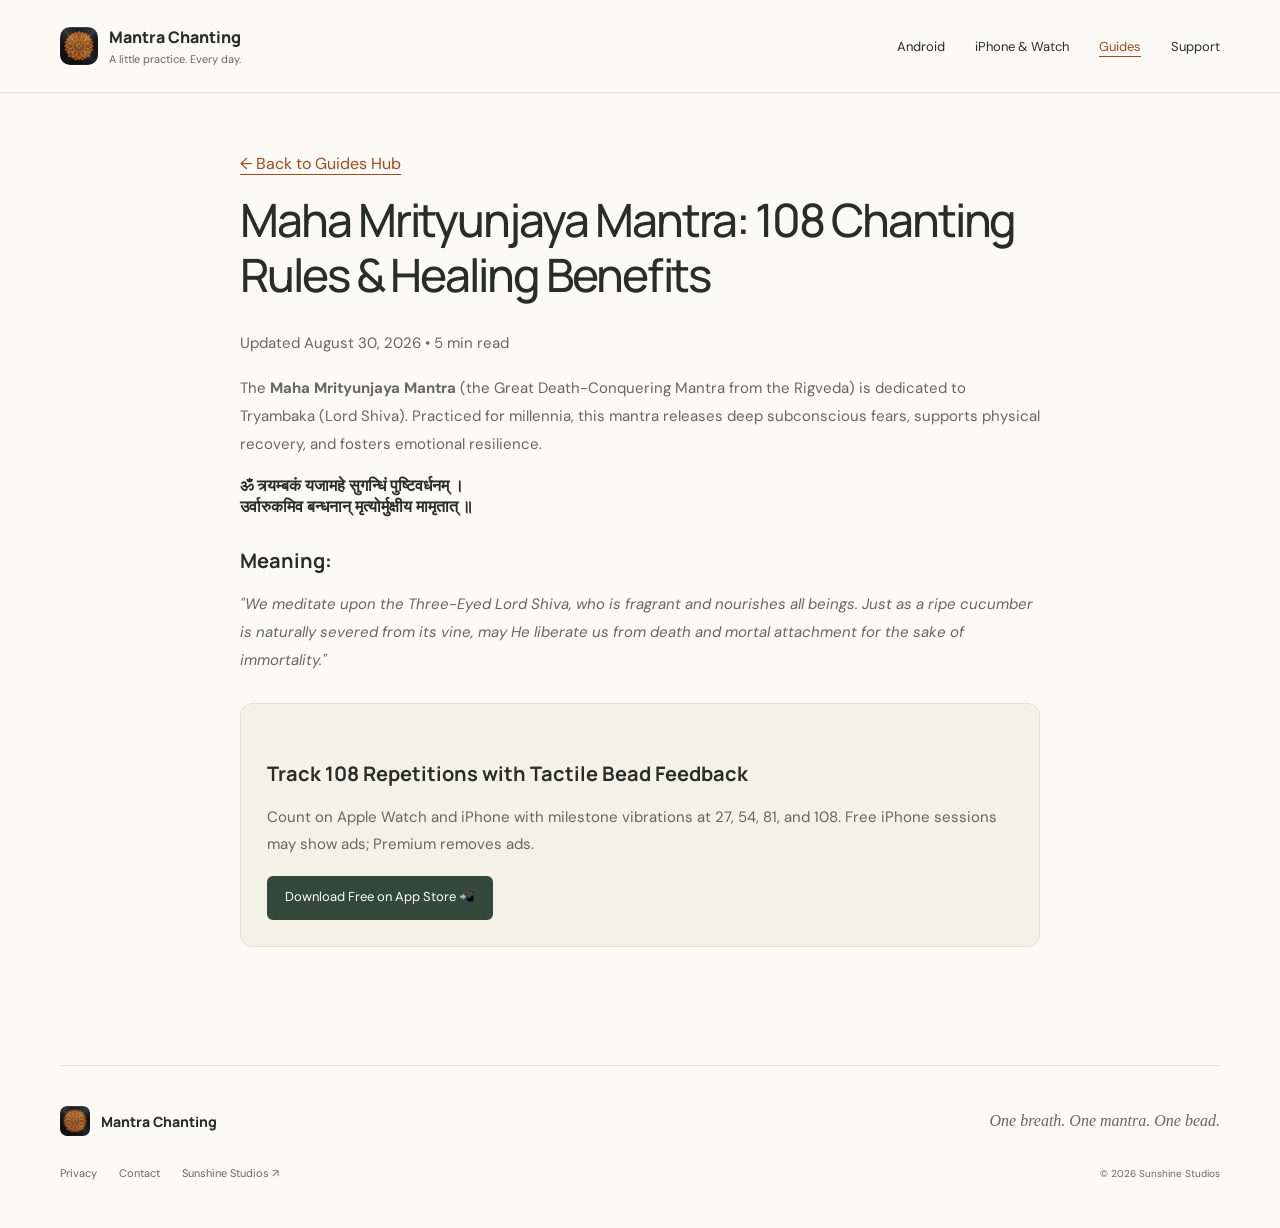
<file: guides/maha-mrityunjaya-mantra-benefits.html>
<!doctype html><html lang="en"><head><meta charset="utf-8"><meta name="viewport" content="width=device-width, initial-scale=1"><meta name="color-scheme" content="light"><title>Maha Mrityunjaya Mantra: 108 Chanting Rules & Healing Benefits</title><meta name="description" content="Discover the healing power of Lord Shiva's Maha Mrityunjaya Mantra. Sanskrit lyrics, English translation, chanting rules, and digital mala tracking."><meta name="author" content="themansigoel@gmail.com"><meta name="p:domain_verify" content="b6d16b6ae4ff59e33f4691bc04bf511b"><link rel="canonical" href="https://themansigoel.github.io/mantra-chanting-web/guides/maha-mrityunjaya-mantra-benefits.html"><meta property="og:type" content="website"><meta property="og:title" content="Maha Mrityunjaya Mantra: 108 Chanting Rules & Healing Benefits"><meta property="og:description" content="Discover the healing power of Lord Shiva's Maha Mrityunjaya Mantra. Sanskrit lyrics, English translation, chanting rules, and digital mala tracking."><meta property="og:url" content="https://themansigoel.github.io/mantra-chanting-web/guides/maha-mrityunjaya-mantra-benefits.html"><meta property="og:image" content="https://themansigoel.github.io/mantra-chanting-web/assets/app_icon.png"><meta name="twitter:card" content="summary"><link rel="icon" href="../assets/app_icon.png"><link rel="stylesheet" href="../light.css?v=20261028"><link rel="preconnect" href="https://fonts.googleapis.com"><link rel="preconnect" href="https://fonts.gstatic.com" crossorigin><link href="https://fonts.googleapis.com/css2?family=DM+Sans:wght@400;500;600;700&amp;family=Manrope:wght@400;500;600;700;800&amp;display=swap" rel="stylesheet"></head><body><a class="skip" href="#main-content">Skip to content</a><header class="header"><div class="wrap nav"><a class="brand" href="../index.html"><img src="../assets/app_icon.png" alt="" width="38" height="38"><span>Mantra Chanting<span class="brand-note">A little practice. Every day.</span></span></a><nav aria-label="Main navigation"><a href="../android/">Android</a><a href="../ios/">iPhone & Watch</a><a href="../guides/" aria-current="page">Guides</a><a href="../contact.html">Support</a></nav></div></header><main id="main-content"><div class="reading wrap">
<div class="article-container">
<a href="index.html">← Back to Guides Hub</a>
<h1>Maha Mrityunjaya Mantra: 108 Chanting Rules &amp; Healing Benefits</h1>
<p>Updated August 30, 2026 • 5 min read</p>
<p>The <strong>Maha Mrityunjaya Mantra</strong> (the Great Death-Conquering Mantra from the Rigveda) is dedicated to Tryambaka (Lord Shiva). Practiced for millennia, this mantra releases deep subconscious fears, supports physical recovery, and fosters emotional resilience.</p>
<div class="sanskrit-box">
<strong>ॐ त्र्यम्बकं यजामहे सुगन्धिं पुष्टिवर्धनम् ।<br/>
            उर्वारुकमिव बन्धनान् मृत्योर्मुक्षीय मामृतात् ॥</strong>
</div>
<h3>Meaning:</h3>
<p><em>"We meditate upon the Three-Eyed Lord Shiva, who is fragrant and nourishes all beings. Just as a ripe cucumber is naturally severed from its vine, may He liberate us from death and mortal attachment for the sake of immortality."</em></p>
<div class="sticky-cta">
<h3>Track 108 Repetitions with Tactile Bead Feedback</h3>
<p>Count on Apple Watch and iPhone with milestone vibrations at 27, 54, 81, and 108. Free iPhone sessions may show ads; Premium removes ads.</p>
<a class="btn-download" href="https://apps.apple.com/app/mantra-chanting-japa-mala/id6791468380">Download Free on App Store 📲</a>
</div>
</div>
</div></main><footer class="footer wrap"><a class="brand" href="../index.html"><img src="../assets/app_icon.png" alt="" width="32" height="32"><span>Mantra Chanting</span></a><p>One breath. One mantra. One bead.</p><div><a href="../privacy.html">Privacy</a><a href="../contact.html">Contact</a><a href="https://themansigoel.github.io/">Sunshine Studios ↗</a></div><small>© 2026 Sunshine Studios</small></footer><script src="../light.js" defer></script></body></html>
</file>
<file: light.css>
:root{color-scheme:light;--paper:#fcfaf5;--ink:#292d27;--muted:#65685f;--accent:#a14a20;--line:#e2dfd4;--green:#34483b;--soft:#f1eee4;font-family:'DM Sans',system-ui,sans-serif;color:var(--ink);background:var(--paper)}*{box-sizing:border-box}html{scroll-behavior:smooth;scroll-padding-top:100px}body{margin:0}a{color:inherit;text-underline-offset:5px}button,a{-webkit-tap-highlight-color:transparent}a:focus-visible,button:focus-visible,summary:focus-visible{outline:3px solid #a14a20;outline-offset:5px}img{display:block;max-width:100%;height:auto}h1,h2,h3,p{margin:0}h1,h2,h3{font-family:'Manrope',system-ui,sans-serif}p{line-height:1.75}a,button,summary{touch-action:manipulation}.wrap{width:min(1160px,calc(100% - 64px));margin-inline:auto}.skip{position:absolute;top:-90px;left:20px;padding:14px;background:white;z-index:20}.skip:focus{top:12px}.header{background:rgba(252,250,245,.97);border-bottom:1px solid var(--line);position:sticky;top:0;z-index:10}.nav{display:flex;align-items:center;justify-content:space-between;min-height:92px;gap:24px}.brand{display:flex;align-items:center;gap:11px;text-decoration:none;font-family:'Manrope',sans-serif;font-size:16px;font-weight:800}.brand img{width:38px;height:38px;border-radius:10px}.brand-note{display:block;font:11px 'DM Sans',sans-serif;font-weight:400;color:var(--muted);margin-top:4px}.nav nav{display:flex;gap:30px;align-items:center}.nav nav a{font-size:13px;text-decoration:none;min-height:44px;display:flex;align-items:center}.nav nav a:hover,.nav nav a[aria-current]{color:var(--accent);text-decoration:underline}.hero{display:grid;grid-template-columns:1.12fr 1fr;align-items:center;gap:40px;min-height:780px;padding-block:64px 80px}.hero-copy{position:relative;z-index:1}.eyebrow{font-size:10px;letter-spacing:.17em;font-weight:700;color:var(--accent);line-height:1.6}.dot{display:inline-block;width:6px;height:6px;border-radius:50%;background:var(--accent);margin-right:7px;vertical-align:middle}h1{font-size:clamp(42px,4.55vw,66px);letter-spacing:-.065em;line-height:1.13;font-weight:500;margin-top:25px}h1 em{font-family:Georgia,serif;font-weight:400;color:var(--accent);letter-spacing:-.045em}.lede{color:var(--muted);font-size:16px;max-width:440px;margin-top:28px}.actions{display:flex;gap:12px;flex-wrap:wrap;margin-top:30px}.button{display:inline-flex;align-items:center;justify-content:center;gap:22px;min-height:50px;padding:14px 21px;border:1px solid var(--line);border-radius:7px;text-decoration:none;font-size:12px;font-weight:700;line-height:1.5;transition:background .2s,transform .2s}.button:hover{transform:translateY(-2px)}.primary{background:var(--green);border-color:var(--green);color:#fff}.primary:hover{background:#243b2d}.secondary{background:transparent;color:var(--ink);border-color:#c9c9b9}.secondary:hover{background:#eeeadd}.quiet{color:var(--muted);font-size:11px;margin-top:18px;line-height:1.8}.quiet span{padding:0 7px}.hero-art{position:relative;display:flex;align-items:center;justify-content:center;min-height:600px;isolation:isolate}.orbit{position:absolute;border:1px solid #dfcaa4;border-radius:50%;z-index:-1}.orbit-one{width:490px;height:490px;background:radial-gradient(circle,#f4e6c5 0,transparent 66%)}.orbit-two{width:390px;height:390px}.phone{width:246px;border:5px solid #363930;border-radius:34px;overflow:hidden;box-shadow:0 30px 60px #35341e26;transform:rotate(5deg);background:#101015}.phone img{width:100%;height:auto}.floating-note{position:absolute;z-index:2;background:var(--paper);border:1px solid #e8e0cf;box-shadow:0 8px 24px #413d2510;border-radius:10px;padding:16px 18px;font-size:11px;display:flex;gap:12px;align-items:center}.note-top{top:90px;left:-12px}.note-bottom{bottom:90px;right:-2px}.note-icon{font-size:21px;color:var(--accent)}.image-label{position:absolute;bottom:-20px;font-size:8px;letter-spacing:.14em;color:var(--muted)}.principles{border-block:1px solid var(--line);background:#f5f2e9}.principles .wrap{display:flex;justify-content:space-around;padding-block:23px;gap:20px}.principles span{font-size:12px;color:#52584d}.principles span:before{content:'✧';margin-right:14px;color:var(--accent)}.section{padding-block:100px}.section-head{max-width:640px;margin-bottom:42px}.section-head h2,h2{font-size:clamp(28px,3vw,40px);line-height:1.22;letter-spacing:-.045em;font-weight:500}.section-head h2{margin-top:15px}.section-head>p:last-child{font-size:14px;color:var(--muted);margin-top:18px}.platform-grid{display:grid;grid-template-columns:1fr 1fr;gap:24px}.platform{padding:40px;border:1px solid var(--line);border-radius:17px;display:flex;flex-direction:column;align-items:flex-start}.android{background:#f0f1e8}.ios{background:#f7efe5}.platform-heading{display:flex;align-items:center;justify-content:space-between;width:100%;margin-bottom:35px}.platform-icon{font-size:32px;color:var(--green)}.status{border:1px solid #d6d7c7;border-radius:30px;font-size:8px;letter-spacing:.1em;padding:7px 12px;color:#535a46}.available{background:#eee1cc;border-color:#e0ceaf}.platform h3{font-size:30px;letter-spacing:-.045em;line-height:1.3;font-weight:500;margin-top:14px}.platform>p:not(.eyebrow){font-size:14px;color:var(--muted);margin-top:20px;max-width:390px}.platform ul{padding:22px 0 26px;list-style:none;font-size:12px;color:#4e554a;line-height:2.3;margin:0 0 auto}.platform li:before{content:'✓';color:var(--accent);padding-right:9px}.platform .button{margin-top:10px}.ritual{background:#eaeadd;position:relative;overflow:hidden}.ritual-inner{padding-block:72px;position:relative;z-index:1}.ritual h2{font:italic 48px/1.16 Georgia,serif;letter-spacing:-.035em;margin-top:20px;max-width:560px}.ritual p:not(.eyebrow){font-size:14px;color:var(--muted);margin-top:25px}.text-link{display:inline-block;font-size:12px;font-weight:600;text-decoration:none;border-bottom:1px solid #baac8a;padding-bottom:7px;margin-top:24px;color:var(--accent)}.text-link:hover{border-color:var(--accent)}.petal-art{position:absolute;right:8%;top:35px;width:350px;height:350px;border:1px solid #babba4;border-radius:45% 55% 50% 50%;transform:rotate(-25deg)}.petal-art:before,.petal-art:after{content:'';position:absolute;inset:0;border:1px solid #babba4;border-radius:inherit;transform:rotate(60deg)}.petal-art:after{transform:rotate(120deg)}.guide-grid{display:grid;grid-template-columns:repeat(3,1fr);gap:22px}.guide-grid>a{border-top:1px solid #cfcbbd;text-decoration:none;padding:27px 0;display:flex;align-items:flex-start;flex-direction:column}.guide-grid h3{font-size:22px;line-height:1.4;letter-spacing:-.035em;font-weight:500;margin-top:20px}.guide-grid p{font-size:13px;color:var(--muted);margin-top:14px}.guide-grid .text-link{margin-top:auto;padding-top:26px}.faq{border-top:1px solid var(--line)}details{border-bottom:1px solid var(--line);padding:22px 0}summary{cursor:pointer;list-style:none;display:flex;justify-content:space-between;gap:20px;font-size:14px;font-weight:500;min-height:30px;align-items:center}summary::-webkit-details-marker{display:none}summary:after{content:'+';font-size:24px;font-weight:400;color:var(--accent)}details[open] summary:after{content:'−'}details p{font-size:14px;color:var(--muted);max-width:760px;padding-top:18px}.footer{border-top:1px solid var(--line);padding-block:40px;display:grid;grid-template-columns:1fr 1fr;align-items:center;gap:22px}.footer .brand{font-size:14px}.footer .brand img{width:30px;height:30px;border-radius:7px}.footer>p{font:italic 16px Georgia,serif;color:var(--muted);text-align:right}.footer>div{display:flex;flex-wrap:wrap;gap:22px}.footer>div a{font-size:11px;color:var(--muted);text-decoration:none;min-height:30px;display:inline-flex;align-items:center}.footer small{font-size:10px;color:var(--muted);text-align:right}.back{font-size:12px;display:inline-block;text-decoration:none;color:var(--muted);margin-bottom:32px}.edition-hero{padding-top:44px}.feature-grid{display:grid;grid-template-columns:repeat(3,1fr);gap:40px 30px}.feature{padding-top:20px;border-top:1px solid var(--line)}.feature-index{font-size:10px;color:var(--accent);letter-spacing:.1em}.feature h3{font-size:20px;font-weight:500;letter-spacing:-.03em;margin-top:18px}.feature p{font-size:13px;color:var(--muted);margin-top:14px}.soft-section{background:var(--soft);border-block:1px solid var(--line)}.screenshot-grid{display:grid;grid-template-columns:repeat(3,minmax(0,1fr));gap:48px}.screenshot-grid figure{margin:0;min-width:0}.screenshot-grid img{width:100%;border:1px solid #d2cbbb;border-radius:19px;box-shadow:0 12px 30px #2a271614}.screenshot-grid figcaption{font-size:11px;margin-top:23px;color:var(--muted)}.center{text-align:center;margin-top:38px}.notice-grid{display:grid;grid-template-columns:1fr 1fr;gap:72px}.notice-grid h2{margin-top:17px}.notice-grid p:not(.eyebrow){font-size:14px;color:var(--muted);margin-top:23px}.endcap{text-align:center;border:1px solid var(--line);border-radius:18px;background:#f3f1e7;padding:60px 24px;margin-bottom:90px}.endcap h2{margin-top:15px}.endcap p:not(.eyebrow){font-size:14px;color:var(--muted);margin:22px auto;max-width:600px}.endcap .button{margin-top:10px}.end-link{display:block;width:max-content;margin:24px auto 0}.ios-poster{width:265px;transform:rotate(4deg);border-radius:22px;overflow:hidden;box-shadow:0 30px 60px #35341e26}.ios-poster img{width:100%}@media(min-width:1450px){.hero{min-height:800px}}@media(max-width:1050px){.nav nav{gap:18px}.hero{gap:20px}.hero-art{min-height:530px}.orbit-one{width:380px;height:380px}.orbit-two{width:300px;height:300px}.phone{width:220px}.floating-note{font-size:10px;padding:13px}.note-top{left:-10px;top:80px}.note-bottom{right:-5px;bottom:70px}.platform{padding:30px}.screenshot-grid{gap:28px}.petal-art{right:-70px;opacity:.5}.hero .button{gap:12px;padding-inline:16px}}@media(max-width:740px){.wrap{width:calc(100% - 40px)}.nav{flex-direction:column;align-items:flex-start;gap:8px;padding-block:15px 6px;min-height:0}.brand-note{font-size:10px}.nav nav{width:100%;justify-content:space-between;gap:10px}.nav nav a{font-size:11px;min-height:38px}.hero{grid-template-columns:1fr;padding-block:44px 40px;gap:20px;min-height:0}.hero h1{font-size:clamp(42px,9.4vw,60px);letter-spacing:-.06em}.hero .lede{font-size:15px;max-width:440px}.actions{gap:10px}.button{font-size:11px;min-height:48px}.hero-art{min-height:590px;margin-top:5px}.phone{width:235px}.orbit-one{width:min(360px,98%);height:360px}.orbit-two{width:290px;height:290px}.note-top{top:65px;left:0}.note-bottom{bottom:90px;right:0}.image-label{bottom:0}.principles .wrap{flex-direction:column;gap:13px;padding-block:23px}.principles span{font-size:11px}.section{padding-block:60px}.section-head{margin-bottom:30px}.section-head h2{font-size:30px}.platform-grid,.guide-grid,.notice-grid{grid-template-columns:1fr;gap:22px}.platform{padding:28px}.platform h3{font-size:29px}.ritual-inner{padding-block:55px}.ritual h2{font-size:38px}.petal-art{right:-180px;top:55px;opacity:.3}.guide-grid>a{padding-block:25px}.guide-grid .text-link{padding-top:15px}.footer{grid-template-columns:1fr;gap:18px}.footer>p,.footer small{text-align:left}.footer>div{gap:22px}.feature-grid{grid-template-columns:1fr;gap:28px}.screenshot-grid{grid-template-columns:1fr;gap:34px;max-width:340px;margin:auto}.screenshot-grid img{max-height:640px;width:auto;margin:auto}.screenshot-grid figcaption{text-align:center}.notice-grid{gap:40px}.endcap{padding:44px 20px;margin-bottom:55px}.edition-hero .back{margin-bottom:24px}.ios-poster{width:250px}.ios-art{min-height:610px}}@media(prefers-reduced-motion:reduce){html{scroll-behavior:auto}*{transition:none!important}}
.reading{max-width:800px;padding-block:60px 90px;overflow-wrap:break-word}.reading h1{font-size:clamp(34px,5vw,46px);letter-spacing:-.045em;margin:18px 0 28px;line-height:1.2}.reading h2{font-size:25px;margin:36px 0 16px}.reading h3{font-size:20px;margin:30px 0 15px}.reading p,.reading li{font-size:15px;color:var(--muted);line-height:1.85}.reading p{margin:17px 0}.reading a{color:var(--accent)}.reading li{margin:10px 0}.guide-card,.sticky-cta,.app-cta-banner{border:1px solid var(--line);background:#f4f1e7;padding:26px;border-radius:12px;margin:28px 0}.guide-card h2{margin-top:0}.btn-download,.app-cta-btn{display:inline-flex;padding:12px 18px;background:var(--green);color:white!important;border-radius:6px;text-decoration:none;font-size:13px;min-height:44px}.reading .back-link{display:inline-block;margin-bottom:12px}

.demo{display:grid;grid-template-columns:1fr 1fr;gap:50px;align-items:center;border-bottom:1px solid var(--line)}.demo h2{margin-top:18px}.demo p:not(.eyebrow){font-size:14px;color:var(--muted);margin-top:22px;max-width:430px}.demo .button{margin-top:24px;cursor:pointer;font-family:inherit}.demo-count{margin:auto;display:flex;flex-direction:column;align-items:center;justify-content:center;width:240px;height:240px;border-radius:50%;border:1px solid #d7c5a6;background:radial-gradient(circle,#f3e4be,#fbf7ed);color:var(--ink);cursor:pointer;gap:10px;font-family:inherit}.demo-flower{font-size:66px;color:var(--accent);line-height:1}.demo-count #demo-value{font:28px 'Manrope',sans-serif;letter-spacing:-.04em}.demo-count #demo-hint{font-size:11px;color:var(--muted)}@media(max-width:740px){.demo{grid-template-columns:1fr;gap:32px}.demo-count{width:220px;height:220px}}

.contact-form{padding:30px;border:1px solid var(--line);border-radius:16px;background:#f7f4ec;display:flex;flex-direction:column;gap:22px}.contact-form label{font-size:12px;font-weight:600;display:flex;flex-direction:column;gap:9px}.form-row{display:grid;grid-template-columns:1fr 1fr;gap:16px}input,select,textarea{font:14px 'DM Sans',system-ui,sans-serif;width:100%;border:1px solid #c7c9bd;background:#fffefb;color:var(--ink);padding:12px;border-radius:5px;min-width:0;min-height:44px}textarea{resize:vertical}input:focus-visible,textarea:focus-visible,select:focus-visible{outline:2px solid var(--accent);outline-offset:2px}.contact-form .consent{display:flex;flex-direction:row;align-items:flex-start;font-size:11px;font-weight:400;line-height:1.7;gap:10px}.consent input{width:18px;height:18px;min-height:0;margin-top:2px;flex-shrink:0;accent-color:var(--green)}.contact-form button{cursor:pointer;font-family:inherit;align-self:flex-start}.form-note{font-size:11px;color:var(--muted)}.honeypot{display:none!important}
.reading .contact-form{margin-block:30px}.reading .contact-form .consent{font-size:12px}.reading .contact-form p{font-size:12px;margin:0}@media(max-width:740px){.form-row{grid-template-columns:1fr}.contact-form{padding:22px}}
</file>
<file: style.css>
:root {
    --bg-color: #08080a;
    --surface-color: #121216;
    --surface-color-secondary: #1a1a22;
    --border-color: rgba(212, 175, 55, 0.15);
    --border-color-hover: rgba(212, 175, 55, 0.35);
    --text-primary: #f8f9fa;
    --text-secondary: #9ea2b6;
    --zen-gold: linear-gradient(135deg, #d4af37 0%, #f3e5ab 100%);
    --zen-gold-solid: #d4af37;
    --btn-glow: rgba(212, 175, 55, 0.25);
    --transition-smooth: all 0.35s cubic-bezier(0.25, 0.8, 0.25, 1);
}

* {
    box-sizing: border-box;
    margin: 0;
    padding: 0;
}

html {
    scroll-behavior: smooth;
}

body {
    font-family: 'Plus Jakarta Sans', 'Outfit', sans-serif;
    background-color: var(--bg-color);
    color: var(--text-primary);
    line-height: 1.6;
    overflow-x: hidden;
}

/* --- Header / Navbar --- */
.navbar {
    padding: 16px 40px;
    background: rgba(8, 8, 10, 0.8);
    backdrop-filter: blur(20px);
    border-bottom: 1px solid rgba(255, 255, 255, 0.05);
    position: fixed;
    top: 0;
    width: 100%;
    z-index: 1000;
    transition: var(--transition-smooth);
}

.nav-container {
    max-width: 1200px;
    margin: 0 auto;
    display: flex;
    justify-content: space-between;
    align-items: center;
}

.logo-link {
    display: flex;
    align-items: center;
    text-decoration: none;
    gap: 12px;
}

.nav-brand {
    font-family: 'Playfair Display', serif;
    font-size: 1.3rem;
    font-weight: 700;
    background: var(--zen-gold);
    -webkit-background-clip: text;
    -webkit-text-fill-color: transparent;
}

.nav-links {
    display: flex;
    align-items: center;
    gap: 30px;
}

.nav-links a {
    color: var(--text-secondary);
    text-decoration: none;
    font-size: 0.95rem;
    transition: var(--transition-smooth);
}

.nav-links a:hover {
    color: var(--zen-gold-solid);
}

/* --- CTA Buttons --- */
.btn {
    display: inline-flex;
    align-items: center;
    justify-content: center;
    padding: 10px 20px;
    border-radius: 20px;
    font-weight: 600;
    text-decoration: none;
    font-size: 0.9rem;
    transition: var(--transition-smooth);
}

.btn-primary {
    background: var(--zen-gold);
    color: #000;
    box-shadow: 0 4px 15px var(--btn-glow);
}

.btn-primary:hover {
    transform: translateY(-1px);
    box-shadow: 0 6px 20px rgba(212, 175, 55, 0.35);
}

.btn-secondary {
    background: rgba(212, 175, 55, 0.08);
    color: var(--zen-gold-solid);
    border: 1px solid var(--border-color);
}

.btn-secondary:hover {
    background: rgba(212, 175, 55, 0.15);
    border-color: var(--border-color-hover);
}

/* --- Sections Common --- */
.container {
    max-width: 1100px;
    margin: 0 auto;
    padding: 0 20px;
}

section {
    padding: 100px 0;
}

/* --- Hero --- */
.hero-section {
    position: relative;
    padding-top: 180px;
    padding-bottom: 80px;
    text-align: center;
}

.hero-bg-glow {
    position: absolute;
    top: 30%;
    left: 50%;
    width: 600px;
    height: 400px;
    background: radial-gradient(circle, rgba(212, 175, 55, 0.045) 0%, transparent 70%);
    transform: translate(-50%, -50%);
    z-index: -1;
}

.badge {
    background: rgba(212, 175, 55, 0.08);
    border: 1px solid var(--border-color);
    color: var(--zen-gold-solid);
    padding: 6px 14px;
    border-radius: 14px;
    font-size: 0.8rem;
    font-weight: 600;
    letter-spacing: 0.5px;
    text-transform: uppercase;
    display: inline-block;
    margin-bottom: 24px;
}

.hero-title {
    font-size: 3.6rem;
    margin-bottom: 20px;
    line-height: 1.25;
    letter-spacing: -1px;
}

.highlight {
    background: var(--zen-gold);
    -webkit-background-clip: text;
    -webkit-text-fill-color: transparent;
}

.hero-subtitle {
    font-size: 1.2rem;
    color: var(--text-secondary);
    max-width: 760px;
    margin: 0 auto 35px auto;
}

.rating-badge {
    font-size: 0.85rem;
    color: var(--zen-gold-solid);
    font-weight: 600;
}

/* --- App Store Download Badge --- */
.download-badge {
    display: inline-block;
    transition: var(--transition-smooth);
}

.download-badge img {
    height: 52px;
}

.download-badge:hover {
    transform: scale(1.02);
}

/* --- Features Layout --- */
.section-title {
    font-size: 2.2rem;
    text-align: center;
    margin-bottom: 16px;
}

.section-subtitle {
    text-align: center;
    color: var(--text-secondary);
    max-width: 600px;
    margin: 0 auto 60px auto;
}

.feature-grid {
    display: grid;
    grid-template-columns: repeat(auto-fit, minmax(300px, 1fr));
    gap: 30px;
}

.feature-card {
    background-color: var(--surface-color);
    border: 1px solid var(--border-color);
    border-radius: 20px;
    padding: 40px;
    transition: var(--transition-smooth);
}

.feature-card:hover {
    transform: translateY(-4px);
    border-color: var(--border-color-hover);
    box-shadow: 0 10px 25px rgba(0,0,0,0.3);
}

.feature-icon {
    width: 44px;
    height: 44px;
    margin-bottom: 24px;
    color: var(--zen-gold-solid);
}

.feature-card h3 {
    font-size: 1.3rem;
    margin-bottom: 12px;
}

.feature-card p {
    color: var(--text-secondary);
    font-size: 0.95rem;
}

/* --- Comparison Matrix --- */
.comparison-table {
    width: 100%;
    border-collapse: collapse;
    background: var(--surface-color);
    border: 1px solid var(--border-color);
    border-radius: 16px;
    overflow: hidden;
    margin-top: 40px;
}

.comparison-table th, .comparison-table td {
    padding: 20px 28px;
    text-align: left;
}

.comparison-table th {
    background: rgba(212, 175, 55, 0.05);
    font-weight: 700;
}

.comparison-table tr {
    border-bottom: 1px solid rgba(255, 255, 255, 0.05);
}

.comparison-table tr:last-child {
    border-bottom: none;
}

.comparison-table td.premium-option {
    color: var(--zen-gold-solid);
    font-weight: 600;
}

/* --- FAQ Section --- */
.faq-list {
    max-width: 800px;
    margin: 40px auto 0 auto;
}

.faq-item {
    background: var(--surface-color);
    border: 1px solid var(--border-color);
    border-radius: 12px;
    margin-bottom: 16px;
    padding: 24px;
}

.faq-item h3 {
    font-size: 1.1rem;
    margin-bottom: 8px;
    color: var(--text-primary);
}

.faq-item p {
    color: var(--text-secondary);
    font-size: 0.95rem;
}

/* --- Footer --- */
footer {
    padding: 60px 40px;
    text-align: center;
    border-top: 1px solid rgba(255, 255, 255, 0.05);
    color: var(--text-secondary);
    font-size: 0.85rem;
}

.footer-links {
    margin-top: 20px;
    display: flex;
    justify-content: center;
    gap: 20px;
}

.footer-links a {
    color: var(--text-secondary);
    text-decoration: none;
    transition: var(--transition-smooth);
}

.footer-links a:hover {
    color: var(--zen-gold-solid);
}
</file>
<file: site-polish.css>
/* Shared accessibility and responsive polish; app palette remains local. */
:root{--studio-accent:#d4af37}html{scroll-padding-top:7rem}img{max-width:100%;height:auto}a,button,summary{touch-action:manipulation}a:focus-visible,button:focus-visible,summary:focus-visible,input:focus-visible,textarea:focus-visible{outline:3px solid var(--studio-accent);outline-offset:4px}button,summary{cursor:pointer}.studio-skip{position:fixed;top:8px;left:8px;z-index:10000;background:#fff;color:#111;padding:12px 18px;border-radius:8px;transform:translateY(-180%)}.studio-skip:focus{transform:none}.studio-app-summary{box-sizing:border-box;max-width:1100px;width:calc(100% - 40px);margin:2rem auto 4rem;padding:clamp(22px,4vw,42px);border:1px solid color-mix(in srgb,var(--studio-accent) 35%,transparent);border-radius:24px;background:color-mix(in srgb,var(--studio-accent) 7%,transparent);text-align:left}.studio-app-summary h2{font-size:clamp(1.5rem,3vw,2.2rem);line-height:1.2;margin:.5rem 0 1rem}.studio-app-summary p{line-height:1.75;max-width:75ch}.studio-eyebrow{color:var(--studio-accent);font-weight:700}.studio-app-summary dl{display:grid;grid-template-columns:1fr 2fr;gap:24px;margin:24px 0}.studio-app-summary dt{font-size:.8rem;letter-spacing:.08em;text-transform:uppercase;font-weight:700;margin-bottom:6px}.studio-app-summary dd{margin:0;line-height:1.65}.studio-summary-links{display:flex;flex-wrap:wrap;gap:14px 26px}.studio-summary-links a{color:inherit;text-underline-offset:5px;text-decoration:underline;font-weight:600}.studio-release{max-width:1000px;margin:2rem auto;padding:24px;line-height:1.8}.studio-release ul{padding-left:22px}.studio-release a{color:var(--studio-accent)}.traffic-rescue-card{background:linear-gradient(140deg,rgba(233,245,229,.6),rgba(249,207,155,.16))}.studio-table-wrap{max-width:100%;overflow-x:auto}table{max-width:100%}@media(max-width:700px){.studio-app-summary dl{grid-template-columns:1fr}.navbar .nav-container{flex-wrap:wrap;gap:12px}.navbar .nav-menu{flex-wrap:wrap;gap:10px 16px;justify-content:center}.navbar{position:relative!important;top:auto!important}.hero-section,.hero{padding-top:clamp(40px,10vw,80px)}.nav-links{flex-wrap:wrap}.studio-release{padding:20px}h1{overflow-wrap:break-word}.brand-link{max-width:100%}}@media(prefers-reduced-motion:reduce){html{scroll-behavior:auto!important}*,*::before,*::after{animation-duration:.01ms!important;animation-iteration-count:1!important;transition-duration:.01ms!important}}

.studio-store-link{display:inline-flex!important;align-items:center;justify-content:center;gap:10px;min-height:48px;padding:12px 22px!important;border:1px solid var(--studio-accent)!important;border-radius:14px;background:#fff!important;color:#171922!important;font:700 1rem/1.4 system-ui,sans-serif;text-decoration:none!important}.studio-menu{display:contents}.studio-menu>summary{display:none}.hero [class*="animate"],.hero h1,.hero p,.hero-content,.hero-visual,.hero-badge,.hero-title,.hero-description,.hero-buttons,.hero-stats{opacity:1!important;animation:none!important}.hero-bg-glow{max-width:95vw;pointer-events:none}.ambient-glow-sun,.ambient-glow-moon{max-width:90vw;left:auto!important;right:0!important;pointer-events:none}
@media(max-width:700px){.studio-menu{display:block;width:100%;margin-top:8px}.studio-menu>summary{display:block;list-style:none;padding:10px 16px;border:1px solid currentColor;border-radius:12px;width:max-content;margin-left:auto;font-weight:700;min-height:44px}.studio-menu>summary::-webkit-details-marker{display:none}.studio-menu[open] .nav-links,.studio-menu[open] .nav-menu{display:flex!important;flex-wrap:wrap;justify-content:flex-start;gap:12px 20px;padding:20px 0;width:100%}.studio-menu:not([open]) .nav-links,.studio-menu:not([open]) .nav-menu{display:none!important}.hero h1,.hero-section h1{font-size:clamp(2rem,8.5vw,2.6rem)!important;line-height:1.12!important}.hero-section{padding-top:48px!important}.studio-menu a{padding:6px 0}.bento-grid,.features-grid{grid-template-columns:minmax(0,1fr)!important}.bento-card,.bento-card.span-2,.feature-card{grid-column:auto!important;min-width:0!important}.hero-bg-glow{left:0!important;right:0!important;transform:none!important}.hero{overflow:clip}.hero-visual{min-width:0}}

/* Mantra website review: consistent gold links, editorial guides and quiet demo. */
body{color-scheme:dark}a{color:#e5ca7c;text-underline-offset:4px}a:hover{color:#fff0bc}p{overflow-wrap:break-word}.nav-container{gap:24px}.nav-links{gap:clamp(10px,1.4vw,22px);flex-wrap:wrap;justify-content:flex-end}.nav-links a{font-size:.85rem}.nav-brand{white-space:nowrap}.hero-section{padding-bottom:64px}.studio-app-summary{border-radius:20px}.studio-app-summary p+p{margin-top:16px}.android-coming-soon{background:linear-gradient(135deg,#1c1a13,#111115)}.android-coming-soon dd{color:#c1c0ca}.studio-eyebrow{font-size:.76rem;letter-spacing:.14em;margin-bottom:12px}.studio-release h2{font-family:'Playfair Display',Georgia,serif;font-size:clamp(1.6rem,3vw,2.2rem);margin-bottom:18px}.studio-release p+p{margin-top:16px}.practice-guides{max-width:1100px;width:calc(100% - 48px);margin:96px auto;padding:0}.guides-heading{display:flex;align-items:end;justify-content:space-between;gap:24px}.guides-heading h2{font-family:'Playfair Display',Georgia,serif;font-size:clamp(1.9rem,3.6vw,2.7rem);font-weight:600;line-height:1.2;max-width:650px}.guides-browse{display:inline-flex;gap:16px;align-items:center;white-space:nowrap;min-height:48px;font-size:.88rem;font-weight:600;text-decoration:none;border-bottom:1px solid #766334}.guides-intro{color:#b8b7c3;max-width:620px;margin:22px 0 32px;line-height:1.8}.practice-guide-grid{display:grid;grid-template-columns:repeat(3,minmax(0,1fr));gap:20px}.practice-guide{display:flex;flex-direction:column;align-items:start;min-width:0;min-height:285px;padding:28px;background:linear-gradient(145deg,#1a1915,#121216);border:1px solid #393323;border-radius:18px;text-decoration:none;color:#f8f9fa;transition:border-color .2s,transform .2s}.practice-guide:hover{border-color:#c9a74b;transform:translateY(-4px);color:#fff}.guide-category{font-size:.67rem;letter-spacing:.12em;color:#d9bd6e;font-weight:700}.practice-guide h3{font-family:'Playfair Display',Georgia,serif;font-size:1.5rem;line-height:1.35;margin:24px 0 14px;font-weight:600}.practice-guide p{color:#b8b7c3;font-size:.92rem;line-height:1.75;margin-bottom:28px}.guide-action{display:flex;width:100%;align-items:center;justify-content:space-between;gap:12px;margin-top:auto;color:#e5ca7c;font-size:.82rem;font-weight:600}.counter-demo{width:calc(100% - 48px)!important;max-width:1100px!important;padding:48px 28px!important;background:radial-gradient(ellipse at top,#292213,#121216 75%)!important;border:1px solid #4b3d20!important;border-radius:24px!important;font-family:inherit!important}.counter-demo h2{font-family:'Playfair Display',Georgia,serif;color:#f2deac!important;font-size:clamp(1.5rem,3vw,2rem)!important}.counter-demo a{background:#e5ca7c!important}.counter-demo #mala-bead{flex-shrink:0}.legal-content ul{padding-left:24px;margin:20px 0}.legal-content a{color:#e5ca7c}.guides-container .guide-card a{color:#e5ca7c!important}.guides-container .guide-card h2{line-height:1.4}.guides-container .guide-card p{margin:16px 0}.guides-container .app-cta-banner{background:#1c1912;border-color:#514225}
@media(max-width:1000px){.navbar{padding:16px 24px}.nav-container{flex-wrap:wrap}.nav-links{justify-content:flex-start}.hero-section{padding-top:180px}.practice-guide-grid{gap:14px}.practice-guide{padding:22px}}
@media(max-width:700px){.guides-heading{align-items:start;flex-direction:column;gap:18px}.practice-guides{width:calc(100% - 40px);margin:64px auto}.practice-guide-grid{grid-template-columns:1fr;gap:16px}.practice-guide{min-height:0;padding:26px}.practice-guide h3{margin-top:18px}.guide-action{padding-top:8px}.guides-intro{margin:20px 0 26px}.counter-demo{width:calc(100% - 40px)!important;padding:32px 20px!important}.navbar{padding:14px 20px}.hero-section{padding-top:40px}.nav-brand{font-size:1.15rem}.studio-app-summary{margin-bottom:48px}}
</file>
